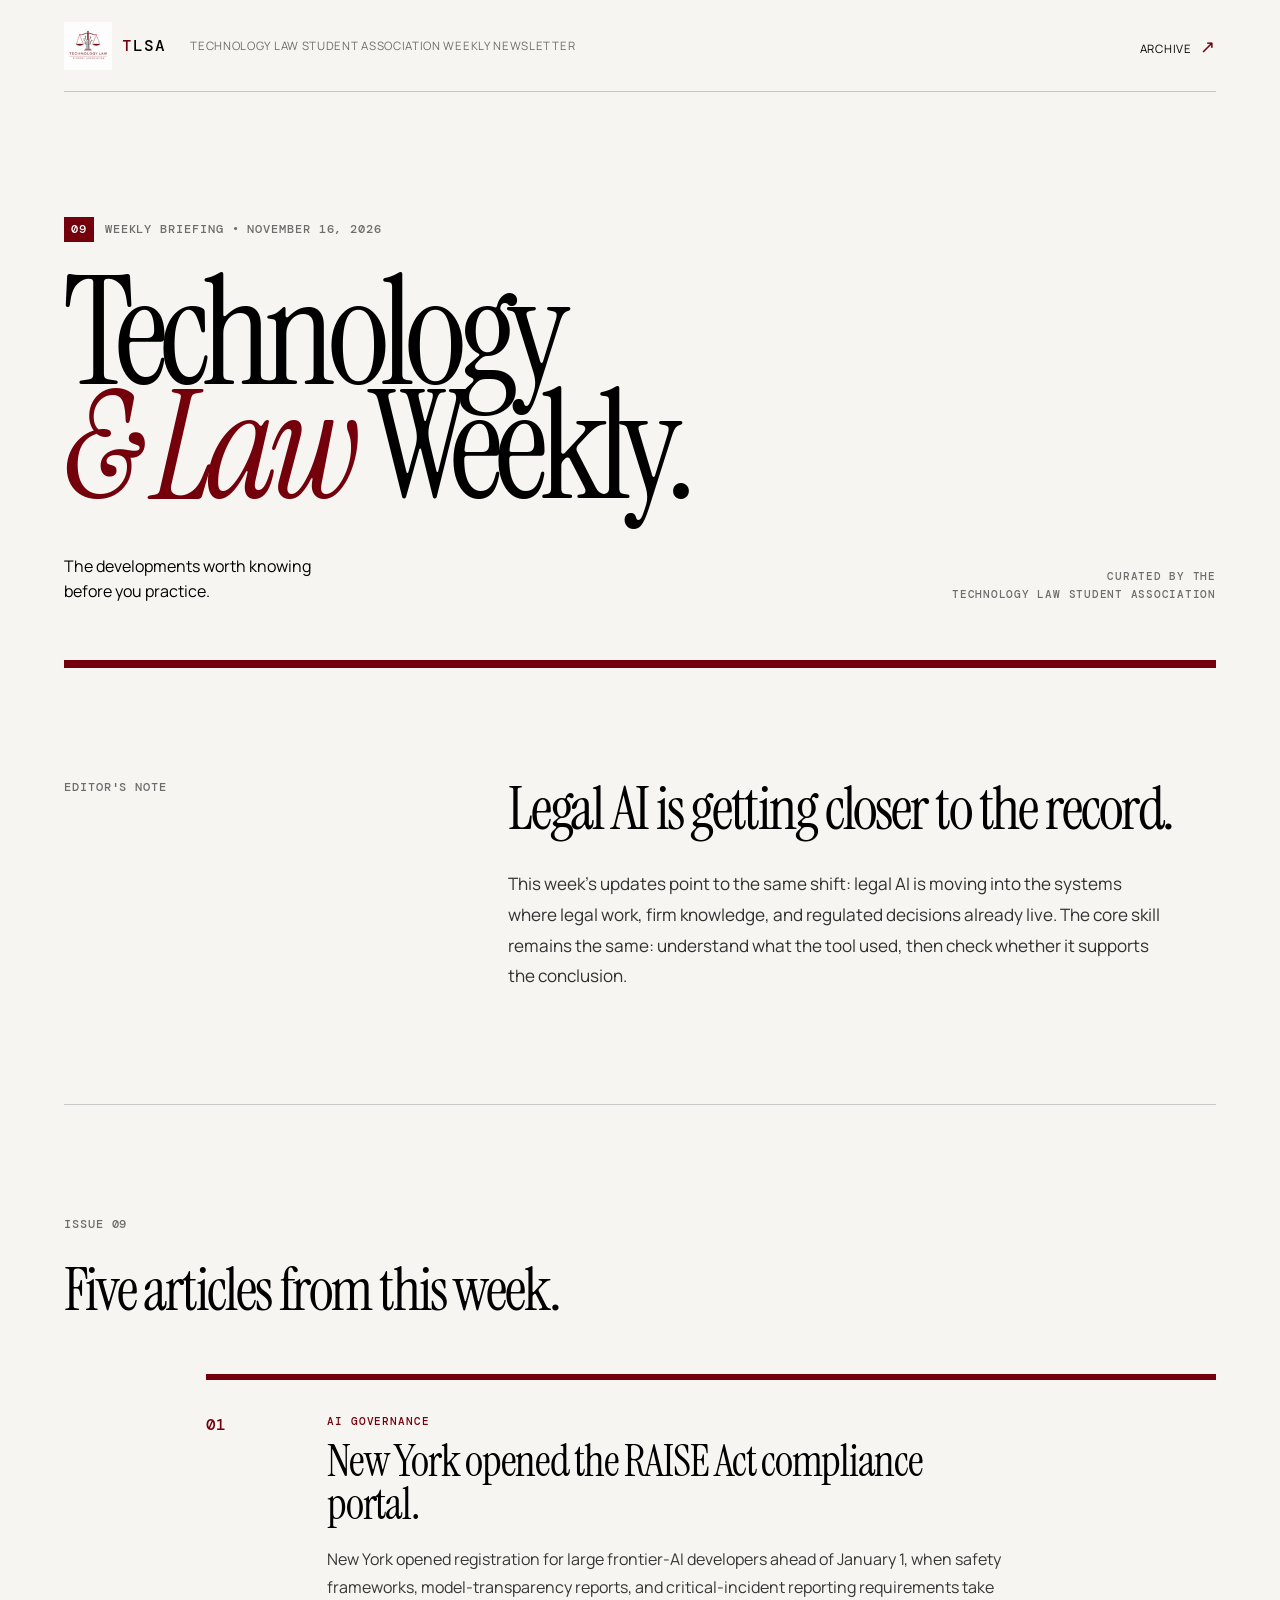
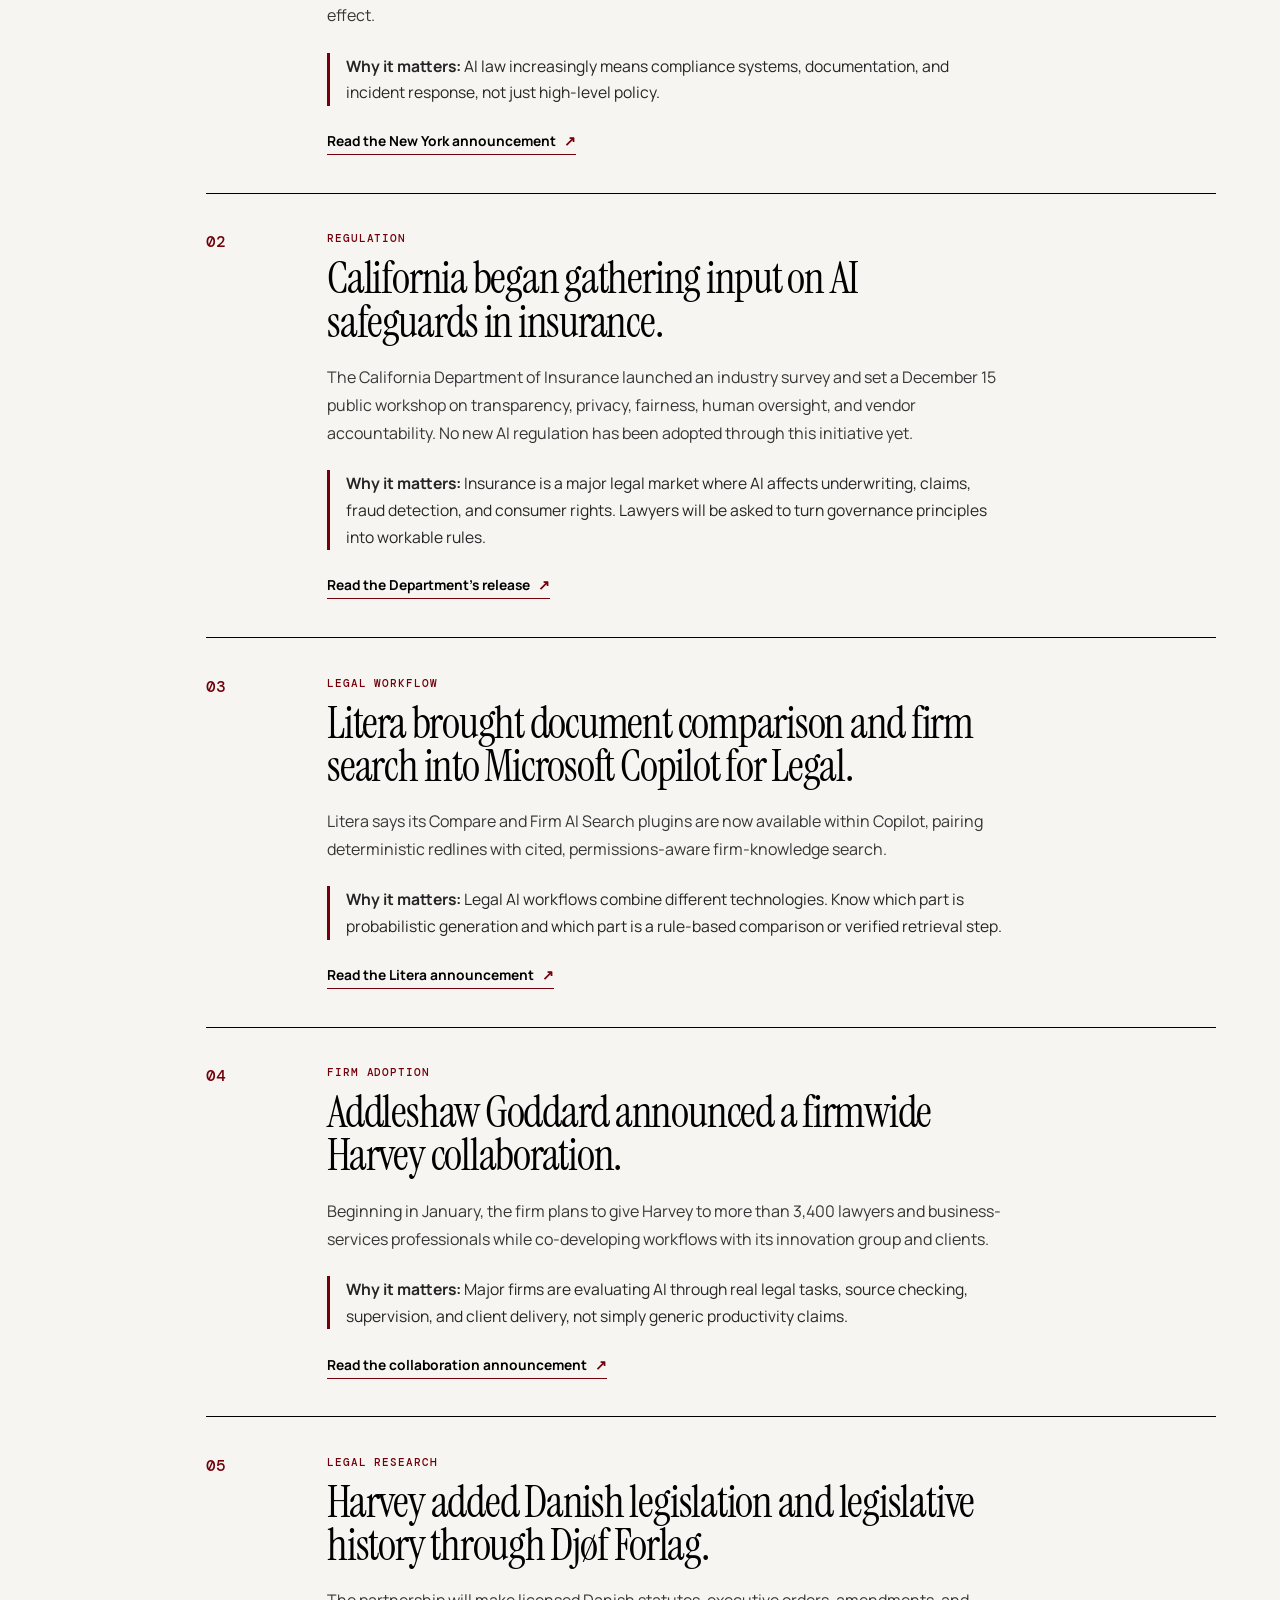
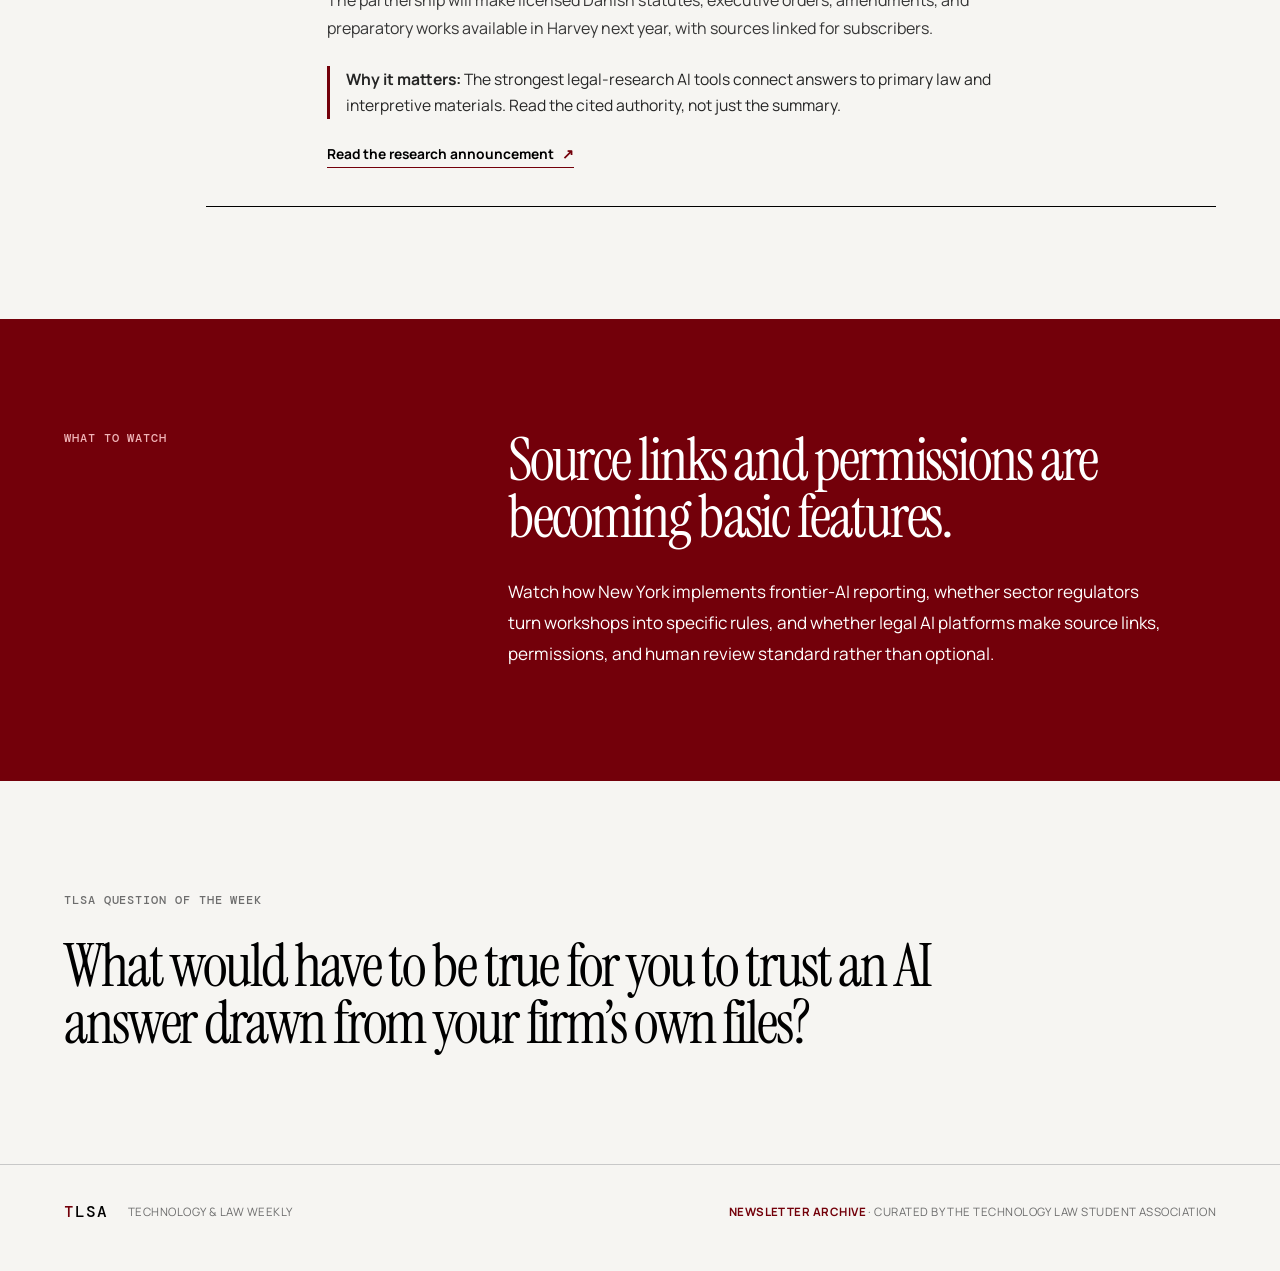
<file: index.html>
<!doctype html>
<html lang="en">
<head>
  <meta charset="utf-8"><meta name="viewport" content="width=device-width, initial-scale=1">
  <meta name="description" content="TLSA Technology & Law Weekly, a curated briefing on legal technology, AI, policy, and practice.">
  <title>TLSA Technology & Law Weekly | Issue 09</title>
  <link rel="icon" type="image/svg+xml" href="data:image/svg+xml,%3Csvg xmlns='http://www.w3.org/2000/svg' viewBox='0 0 64 64'%3E%3Crect width='64' height='64' rx='12' fill='%2373000a'/%3E%3Cpath d='M18 17h28v7H35v24h-7V24H18z' fill='white'/%3E%3C/svg%3E">
  <link rel="preconnect" href="https://fonts.googleapis.com"><link rel="preconnect" href="https://fonts.gstatic.com" crossorigin>
  <link href="https://fonts.googleapis.com/css2?family=DM+Mono:wght@400;500&family=Instrument+Serif:ital@0;1&family=Manrope:wght@400;500;600;700&display=swap" rel="stylesheet"><link rel="stylesheet" href="styles.css">
</head>
<body><main>
  <nav aria-label="Primary navigation"><a class="brand" href="#top" aria-label="Technology Law Student Association home"><img src="assets/tlsa-logo.png" alt="Technology Law Student Association logo"><span class="wordmark"><span>T</span>LSA</span></a><p>Technology Law Student Association Weekly Newsletter</p><a class="nav-link" href="issues/index.html">Archive <span>↗</span></a></nav>
  <header class="hero" id="top"><div class="issue-line"><span class="issue-mark">09</span> WEEKLY BRIEFING <span>•</span> NOVEMBER 16, 2026</div><h1>Technology<br><em>&amp; Law</em> Weekly.</h1><div class="hero-foot"><p>The developments worth knowing before you practice.</p><p class="curated">CURATED BY THE<br>TECHNOLOGY LAW STUDENT ASSOCIATION</p></div></header>
  <section class="editorial-note"><div class="section-label">EDITOR'S NOTE</div><div><h2>Legal AI is getting closer to the record.</h2><p>This week’s updates point to the same shift: legal AI is moving into the systems where legal work, firm knowledge, and regulated decisions already live. The core skill remains the same: understand what the tool used, then check whether it supports the conclusion.</p></div></section>
  <section class="the-five" id="the-five"><div class="five-heading"><div class="section-label">ISSUE 09</div><h2>Five articles from this week.</h2></div><article class="story story-featured"><div class="story-number">01</div><div class="story-body"><p class="eyebrow">AI GOVERNANCE</p><h3>New York opened the RAISE Act compliance portal.</h3><p>New York opened registration for large frontier-AI developers ahead of January 1, when safety frameworks, model-transparency reports, and critical-incident reporting requirements take effect.</p><p class="why"><strong>Why it matters:</strong> AI law increasingly means compliance systems, documentation, and incident response, not just high-level policy.</p><a href="https://www.suny.edu/suny-news/press-releases/11-26/11-10-26-2/ai-science-safety.html" target="_blank" rel="noopener noreferrer">Read the New York announcement <span>↗</span></a></div></article>
<article class="story"><div class="story-number">02</div><div class="story-body"><p class="eyebrow">REGULATION</p><h3>California began gathering input on AI safeguards in insurance.</h3><p>The California Department of Insurance launched an industry survey and set a December 15 public workshop on transparency, privacy, fairness, human oversight, and vendor accountability. No new AI regulation has been adopted through this initiative yet.</p><p class="why"><strong>Why it matters:</strong> Insurance is a major legal market where AI affects underwriting, claims, fraud detection, and consumer rights. Lawyers will be asked to turn governance principles into workable rules.</p><a href="https://www.insurance.ca.gov/0400-news/0100-press-releases/2026/release042-2026.cfm" target="_blank" rel="noopener noreferrer">Read the Department’s release <span>↗</span></a></div></article>
<article class="story"><div class="story-number">03</div><div class="story-body"><p class="eyebrow">LEGAL WORKFLOW</p><h3>Litera brought document comparison and firm search into Microsoft Copilot for Legal.</h3><p>Litera says its Compare and Firm AI Search plugins are now available within Copilot, pairing deterministic redlines with cited, permissions-aware firm-knowledge search.</p><p class="why"><strong>Why it matters:</strong> Legal AI workflows combine different technologies. Know which part is probabilistic generation and which part is a rule-based comparison or verified retrieval step.</p><a href="https://www.litera.com/newslinks/litera-microsoft-copilot-legal" target="_blank" rel="noopener noreferrer">Read the Litera announcement <span>↗</span></a></div></article>
<article class="story"><div class="story-number">04</div><div class="story-body"><p class="eyebrow">FIRM ADOPTION</p><h3>Addleshaw Goddard announced a firmwide Harvey collaboration.</h3><p>Beginning in January, the firm plans to give Harvey to more than 3,400 lawyers and business-services professionals while co-developing workflows with its innovation group and clients.</p><p class="why"><strong>Why it matters:</strong> Major firms are evaluating AI through real legal tasks, source checking, supervision, and client delivery, not simply generic productivity claims.</p><a href="https://www.harvey.ai/blog/addleshaw-goddard-and-harvey-launch-firmwide-collaboration-to-shape-ai-enabled-legal-delivery" target="_blank" rel="noopener noreferrer">Read the collaboration announcement <span>↗</span></a></div></article>
<article class="story"><div class="story-number">05</div><div class="story-body"><p class="eyebrow">LEGAL RESEARCH</p><h3>Harvey added Danish legislation and legislative history through Djøf Forlag.</h3><p>The partnership will make licensed Danish statutes, executive orders, amendments, and preparatory works available in Harvey next year, with sources linked for subscribers.</p><p class="why"><strong>Why it matters:</strong> The strongest legal-research AI tools connect answers to primary law and interpretive materials. Read the cited authority, not just the summary.</p><a href="https://www.harvey.ai/blog/harvey-adds-danish-legislation-and-its-preparatory-works-through-partnership-with-djof-forlag" target="_blank" rel="noopener noreferrer">Read the research announcement <span>↗</span></a></div></article></section>
  <section class="watch"><div class="section-label">WHAT TO WATCH</div><div><h2>Source links and permissions are becoming basic features.</h2><p>Watch how New York implements frontier-AI reporting, whether sector regulators turn workshops into specific rules, and whether legal AI platforms make source links, permissions, and human review standard rather than optional.</p></div></section>
  <section class="question"><div class="section-label">TLSA QUESTION OF THE WEEK</div><h2>What would have to be true for you to trust an AI answer drawn from your firm’s own files?</h2></section>
</main><footer><a class="wordmark" href="#top"><span>T</span>LSA</a><p>Technology &amp; Law Weekly</p><p><a href="issues/index.html">Newsletter Archive</a> · Curated by the Technology Law Student Association</p></footer></body></html>
</file>
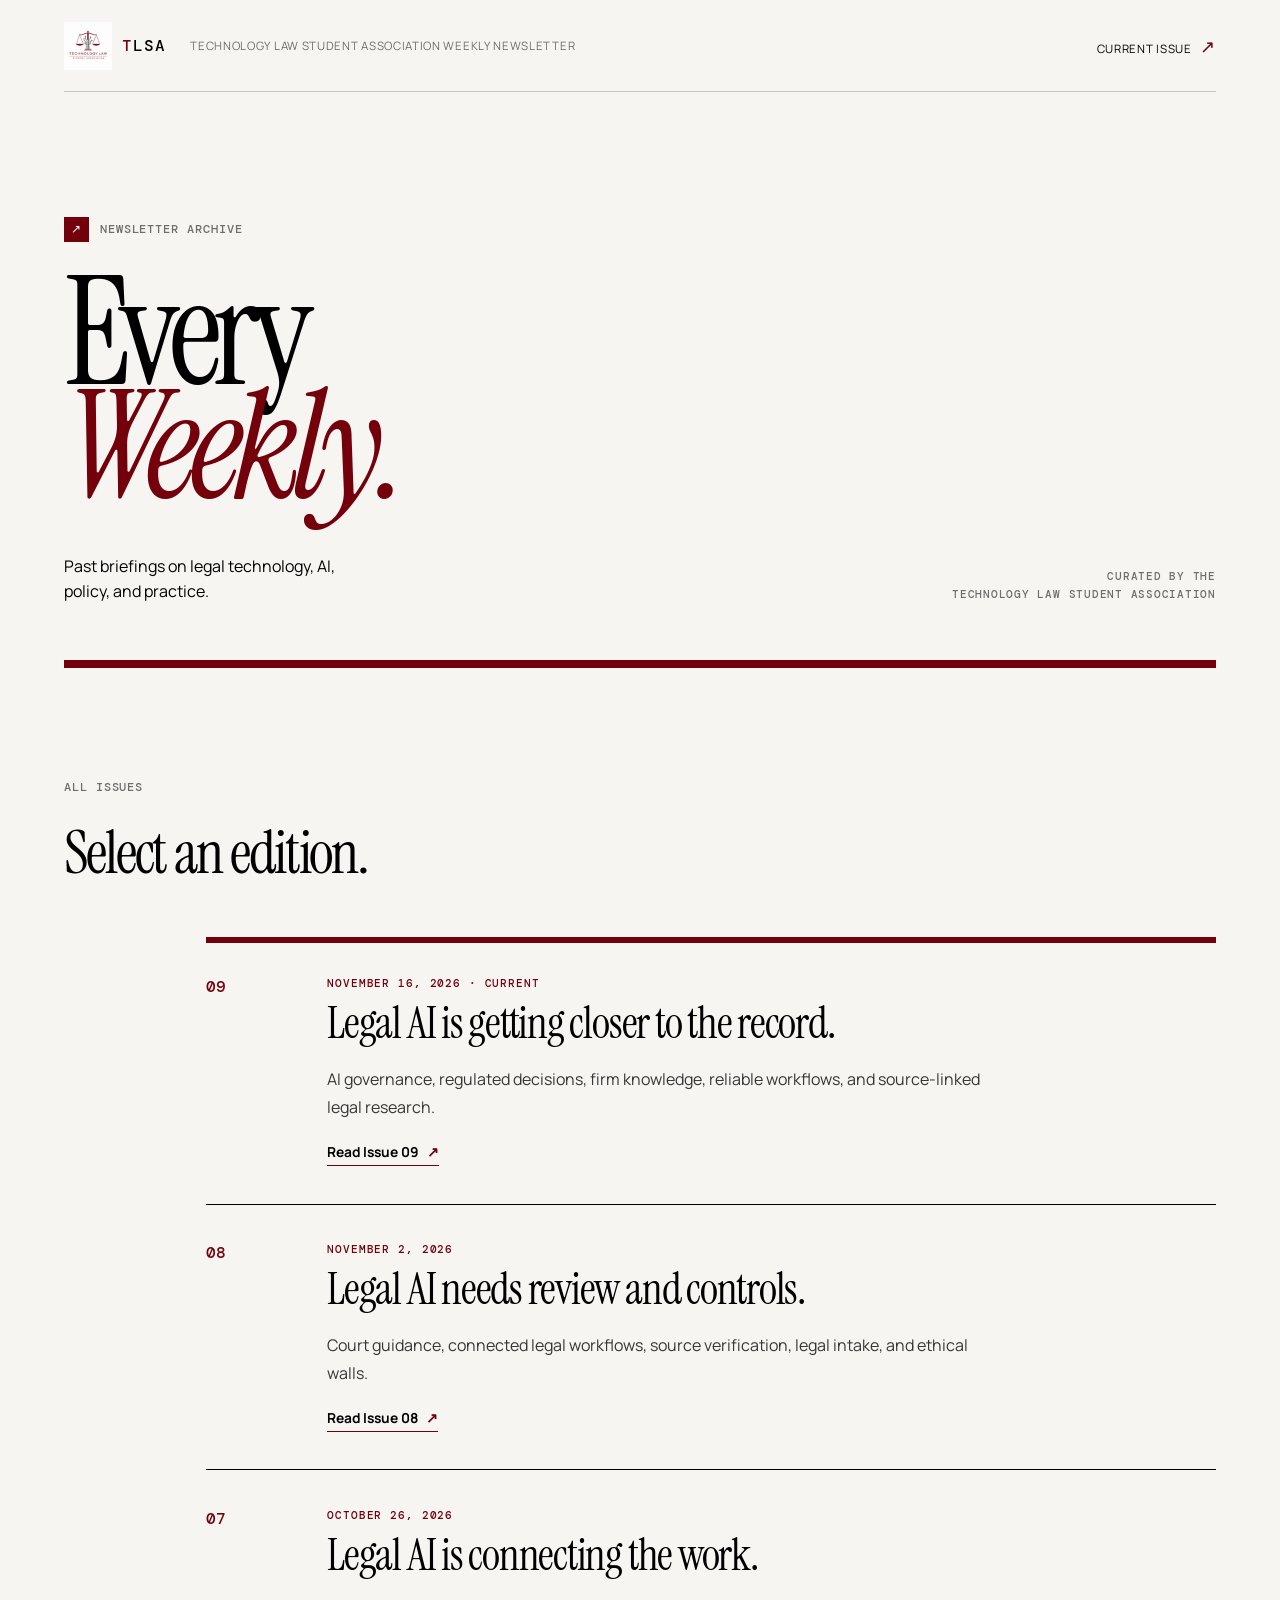
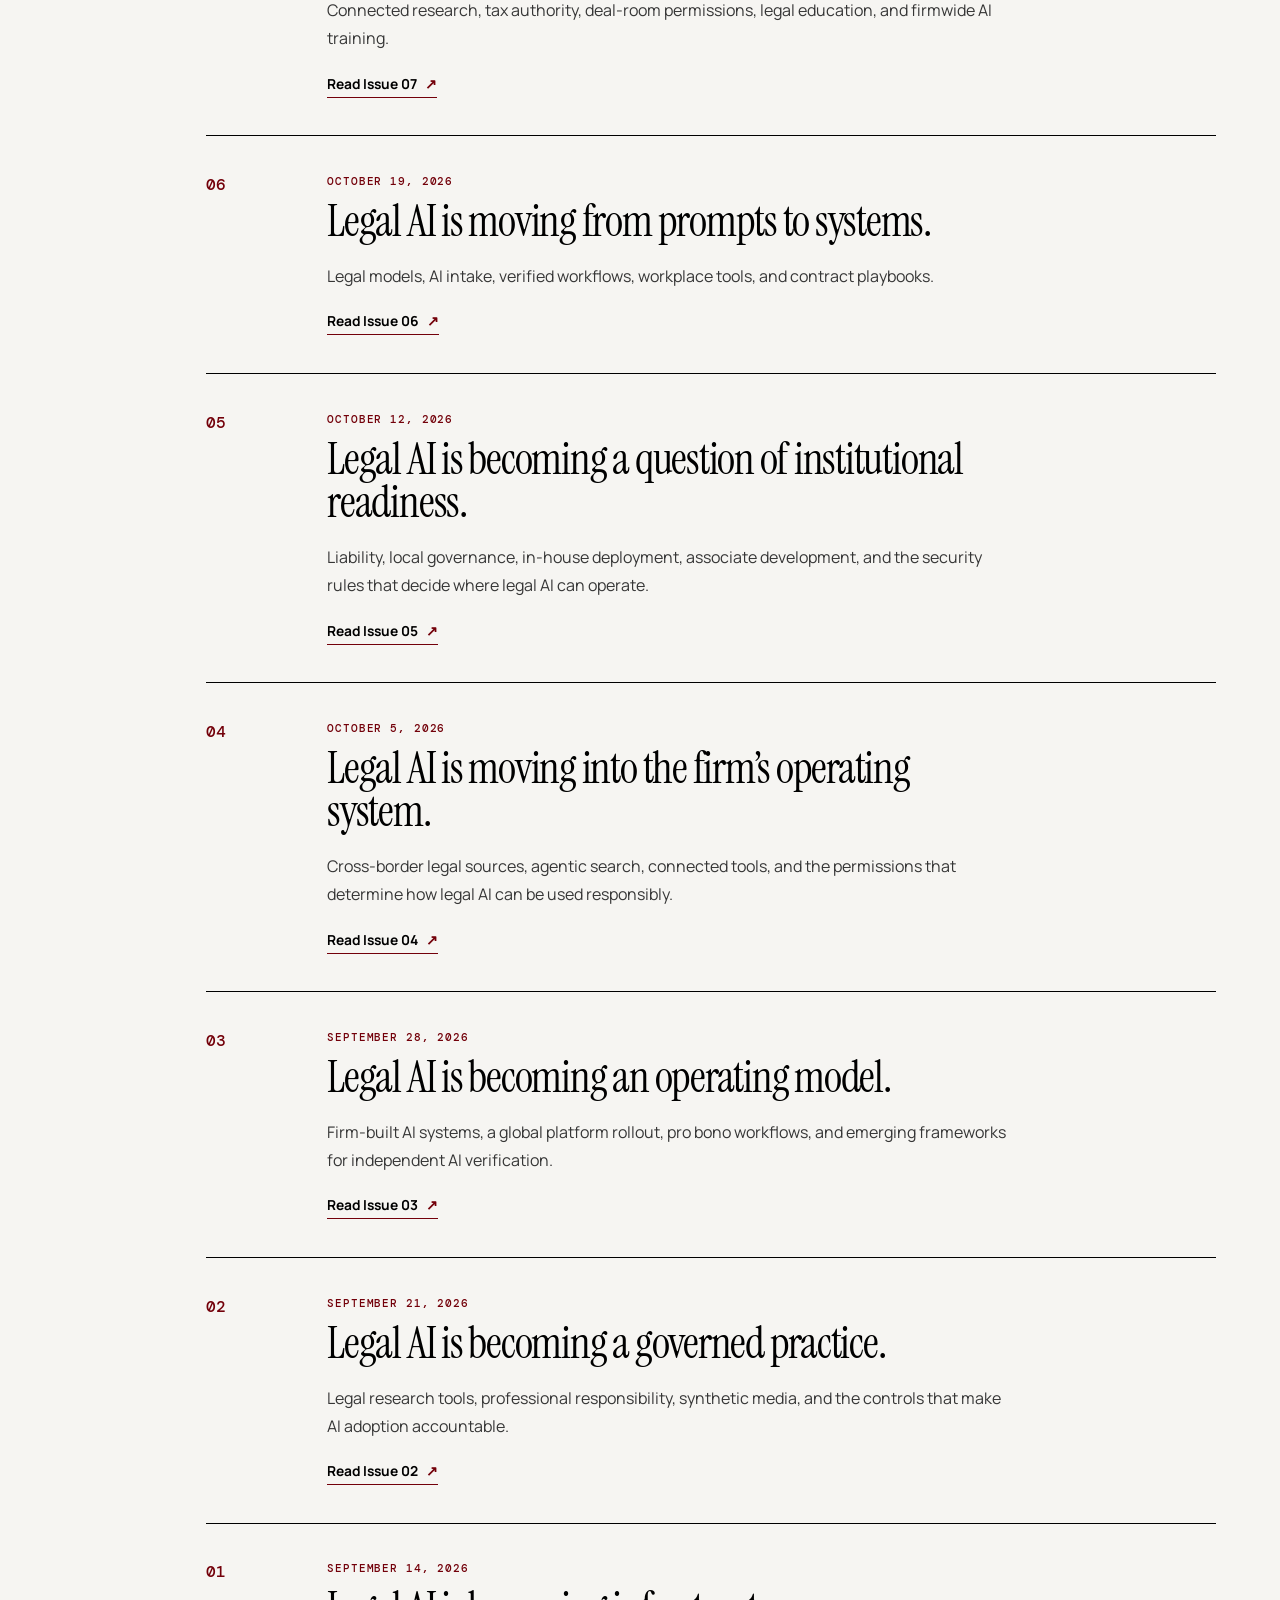
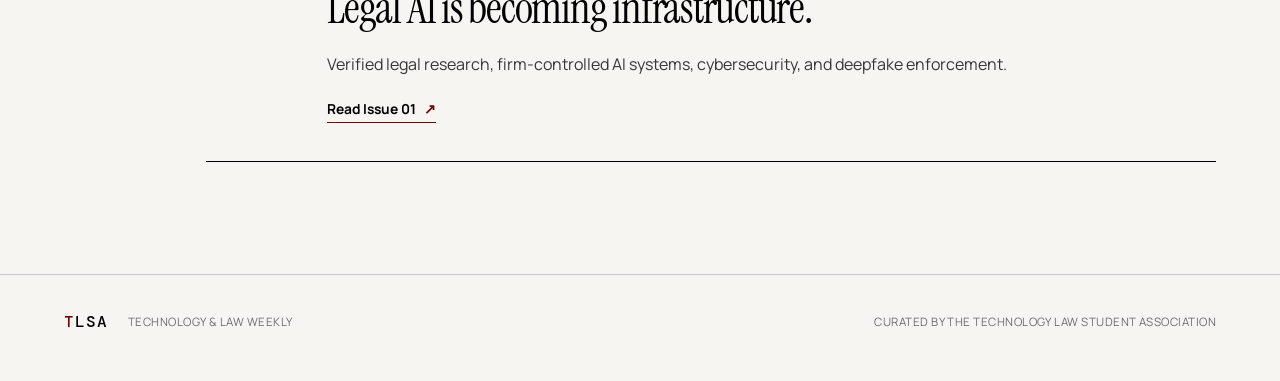
<file: issues/index.html>
<!doctype html>
<html lang="en">
<head>
  <meta charset="utf-8"><meta name="viewport" content="width=device-width, initial-scale=1">
  <meta name="description" content="Archive of TLSA Technology & Law Weekly newsletters.">
  <title>TLSA Technology & Law Weekly | Archive</title>
  <link rel="icon" type="image/svg+xml" href="data:image/svg+xml,%3Csvg xmlns='http://www.w3.org/2000/svg' viewBox='0 0 64 64'%3E%3Crect width='64' height='64' rx='12' fill='%2373000a'/%3E%3Cpath d='M18 17h28v7H35v24h-7V24H18z' fill='white'/%3E%3C/svg%3E">
  <link rel="preconnect" href="https://fonts.googleapis.com"><link rel="preconnect" href="https://fonts.gstatic.com" crossorigin>
  <link href="https://fonts.googleapis.com/css2?family=DM+Mono:wght@400;500&family=Instrument+Serif:ital@0;1&family=Manrope:wght@400;500;600;700&display=swap" rel="stylesheet"><link rel="stylesheet" href="../styles.css">
</head>
<body><main>
  <nav aria-label="Primary navigation"><a class="brand" href="../index.html" aria-label="Technology Law Student Association home"><img src="../assets/tlsa-logo.png" alt="Technology Law Student Association logo"><span class="wordmark"><span>T</span>LSA</span></a><p>Technology Law Student Association Weekly Newsletter</p><a class="nav-link" href="../index.html">Current Issue <span>↗</span></a></nav>
  <header class="hero" id="top"><div class="issue-line"><span class="issue-mark">↗</span> NEWSLETTER ARCHIVE</div><h1>Every<br><em>Weekly.</em></h1><div class="hero-foot"><p>Past briefings on legal technology, AI, policy, and practice.</p><p class="curated">CURATED BY THE<br>TECHNOLOGY LAW STUDENT ASSOCIATION</p></div></header>
  <section class="the-five" aria-label="Newsletter archive"><div class="five-heading"><div class="section-label">ALL ISSUES</div><h2>Select an edition.</h2></div><article class="story story-featured"><div class="story-number">09</div><div class="story-body"><p class="eyebrow">NOVEMBER 16, 2026 · CURRENT</p><h3>Legal AI is getting closer to the record.</h3><p>AI governance, regulated decisions, firm knowledge, reliable workflows, and source-linked legal research.</p><a href="issue-09.html">Read Issue 09 <span>↗</span></a></div></article>
    <article class="story"><div class="story-number">08</div><div class="story-body"><p class="eyebrow">NOVEMBER 2, 2026</p><h3>Legal AI needs review and controls.</h3><p>Court guidance, connected legal workflows, source verification, legal intake, and ethical walls.</p><a href="issue-08.html">Read Issue 08 <span>↗</span></a></div></article>
    <article class="story"><div class="story-number">07</div><div class="story-body"><p class="eyebrow">OCTOBER 26, 2026</p><h3>Legal AI is connecting the work.</h3><p>Connected research, tax authority, deal-room permissions, legal education, and firmwide AI training.</p><a href="issue-07.html">Read Issue 07 <span>↗</span></a></div></article>
    <article class="story"><div class="story-number">06</div><div class="story-body"><p class="eyebrow">OCTOBER 19, 2026</p><h3>Legal AI is moving from prompts to systems.</h3><p>Legal models, AI intake, verified workflows, workplace tools, and contract playbooks.</p><a href="issue-06.html">Read Issue 06 <span>↗</span></a></div></article>
    <article class="story"><div class="story-number">05</div><div class="story-body"><p class="eyebrow">OCTOBER 12, 2026</p><h3>Legal AI is becoming a question of institutional readiness.</h3><p>Liability, local governance, in-house deployment, associate development, and the security rules that decide where legal AI can operate.</p><a href="issue-05.html">Read Issue 05 <span>↗</span></a></div></article>
    <article class="story"><div class="story-number">04</div><div class="story-body"><p class="eyebrow">OCTOBER 5, 2026</p><h3>Legal AI is moving into the firm’s operating system.</h3><p>Cross-border legal sources, agentic search, connected tools, and the permissions that determine how legal AI can be used responsibly.</p><a href="issue-04.html">Read Issue 04 <span>↗</span></a></div></article>
    <article class="story"><div class="story-number">03</div><div class="story-body"><p class="eyebrow">SEPTEMBER 28, 2026</p><h3>Legal AI is becoming an operating model.</h3><p>Firm-built AI systems, a global platform rollout, pro bono workflows, and emerging frameworks for independent AI verification.</p><a href="issue-03.html">Read Issue 03 <span>↗</span></a></div></article>
    <article class="story"><div class="story-number">02</div><div class="story-body"><p class="eyebrow">SEPTEMBER 21, 2026</p><h3>Legal AI is becoming a governed practice.</h3><p>Legal research tools, professional responsibility, synthetic media, and the controls that make AI adoption accountable.</p><a href="issue-02.html">Read Issue 02 <span>↗</span></a></div></article>
    <article class="story"><div class="story-number">01</div><div class="story-body"><p class="eyebrow">SEPTEMBER 14, 2026</p><h3>Legal AI is becoming infrastructure.</h3><p>Verified legal research, firm-controlled AI systems, cybersecurity, and deepfake enforcement.</p><a href="issue-01.html">Read Issue 01 <span>↗</span></a></div></article>
  </section>
</main><footer><a class="wordmark" href="../index.html"><span>T</span>LSA</a><p>Technology &amp; Law Weekly</p><p>Curated by the Technology Law Student Association</p></footer></body></html>
</file>
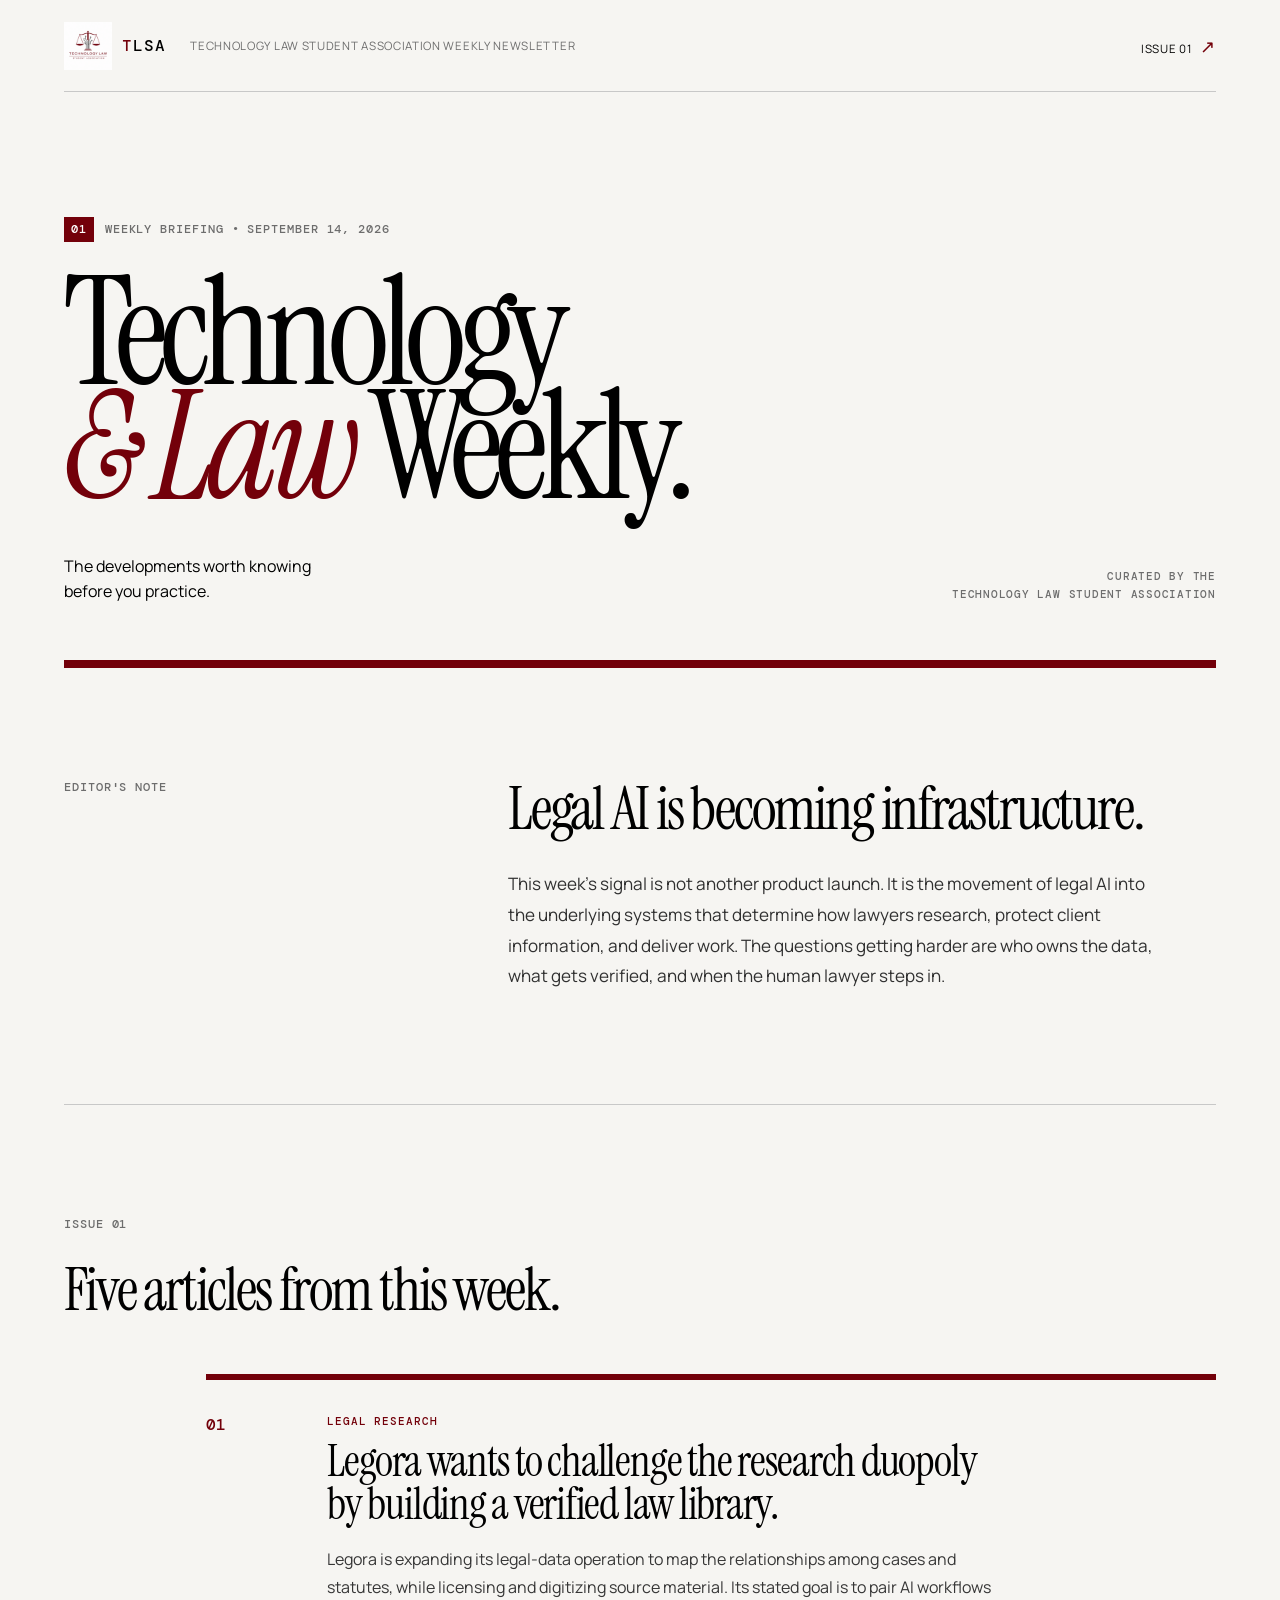
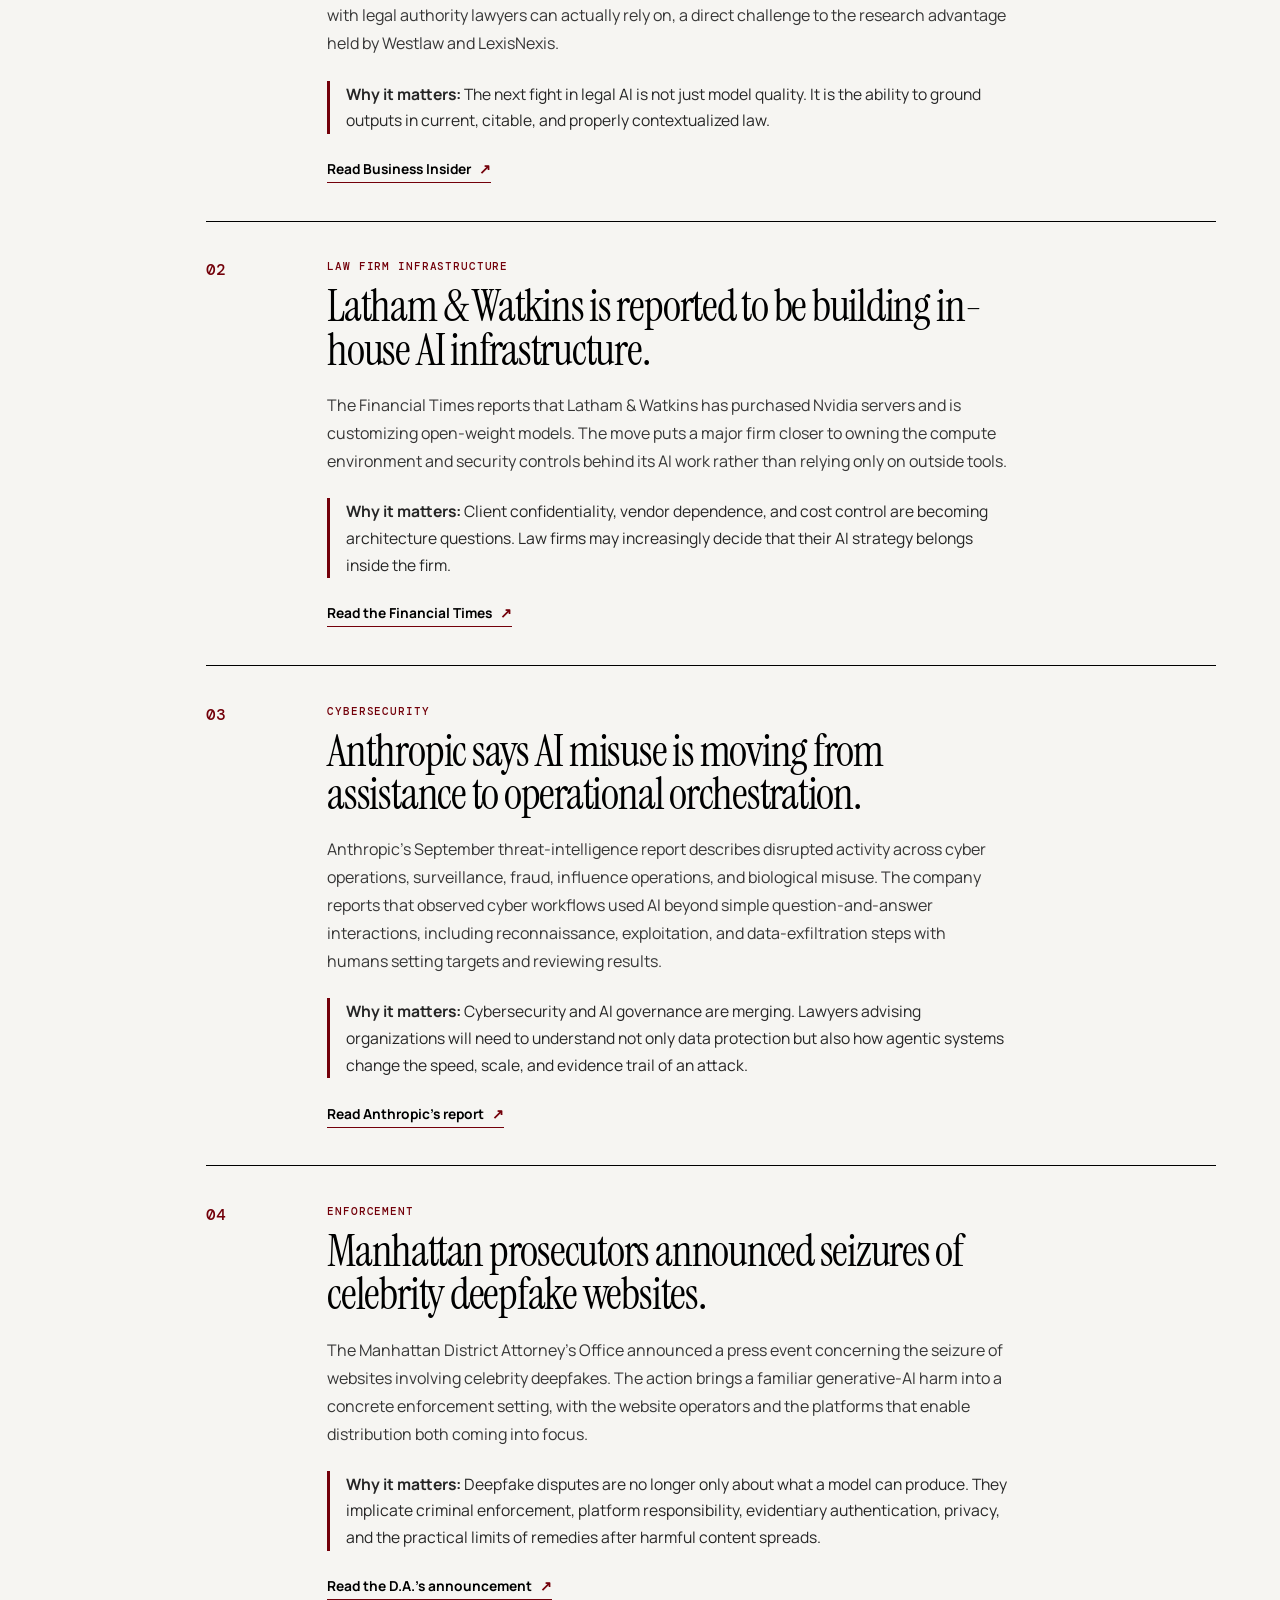
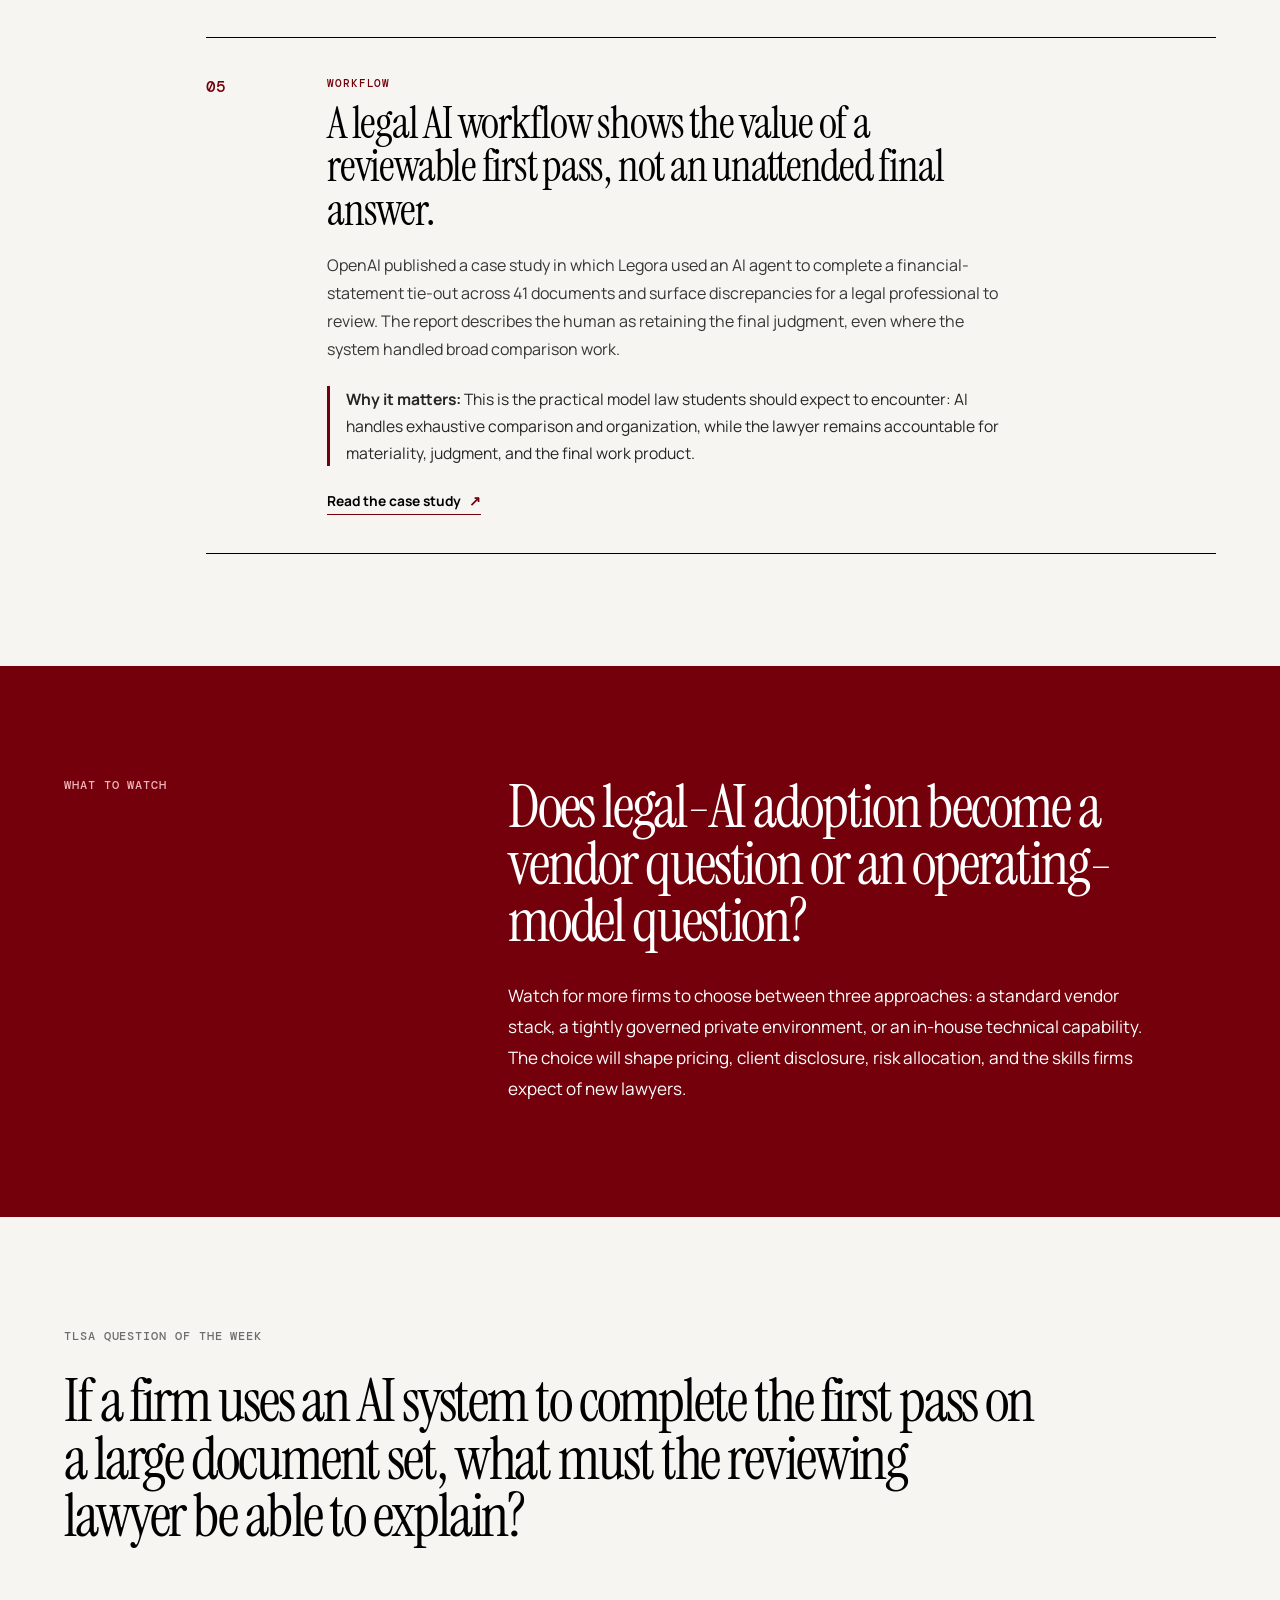
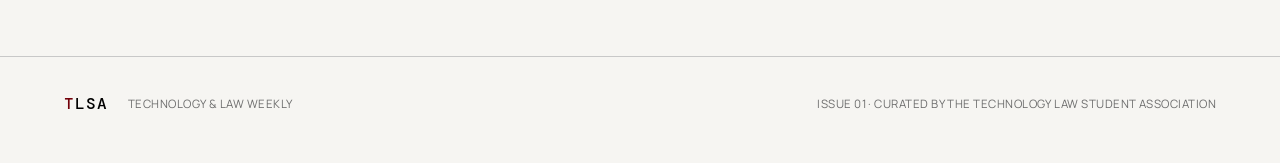
<file: issues/issue-01.html>
<!doctype html>
<html lang="en">
<head>
  <meta charset="utf-8"><meta name="viewport" content="width=device-width, initial-scale=1">
  <meta name="description" content="TLSA Technology & Law Weekly, a curated briefing on legal technology, AI, policy, and practice.">
  <title>TLSA Technology & Law Weekly | Issue 01</title>
  <link rel="icon" type="image/svg+xml" href="data:image/svg+xml,%3Csvg xmlns='http://www.w3.org/2000/svg' viewBox='0 0 64 64'%3E%3Crect width='64' height='64' rx='12' fill='%2373000a'/%3E%3Cpath d='M18 17h28v7H35v24h-7V24H18z' fill='white'/%3E%3C/svg%3E">
  <link rel="preconnect" href="https://fonts.googleapis.com"><link rel="preconnect" href="https://fonts.gstatic.com" crossorigin>
  <link href="https://fonts.googleapis.com/css2?family=DM+Mono:wght@400;500&family=Instrument+Serif:ital@0;1&family=Manrope:wght@400;500;600;700&display=swap" rel="stylesheet"><link rel="stylesheet" href="../styles.css">
</head>
<body><main>
  <nav aria-label="Primary navigation"><a class="brand" href="../index.html" aria-label="Technology Law Student Association home"><img src="../assets/tlsa-logo.png" alt="Technology Law Student Association logo"><span class="wordmark"><span>T</span>LSA</span></a><p>Technology Law Student Association Weekly Newsletter</p><a class="nav-link" href="issue-01.html">Issue 01 <span>↗</span></a></nav>
  <header class="hero" id="top"><div class="issue-line"><span class="issue-mark">01</span> WEEKLY BRIEFING <span>•</span> SEPTEMBER 14, 2026</div><h1>Technology<br><em>&amp; Law</em> Weekly.</h1><div class="hero-foot"><p>The developments worth knowing before you practice.</p><p class="curated">CURATED BY THE<br>TECHNOLOGY LAW STUDENT ASSOCIATION</p></div></header>
  <section class="editorial-note"><div class="section-label">EDITOR'S NOTE</div><div><h2>Legal AI is becoming infrastructure.</h2><p>This week's signal is not another product launch. It is the movement of legal AI into the underlying systems that determine how lawyers research, protect client information, and deliver work. The questions getting harder are who owns the data, what gets verified, and when the human lawyer steps in.</p></div></section>
  <section class="the-five" id="the-five"><div class="five-heading"><div class="section-label">ISSUE 01</div><h2>Five articles from this week.</h2></div>
    <article class="story story-featured"><div class="story-number">01</div><div class="story-body"><p class="eyebrow">LEGAL RESEARCH</p><h3>Legora wants to challenge the research duopoly by building a verified law library.</h3><p>Legora is expanding its legal-data operation to map the relationships among cases and statutes, while licensing and digitizing source material. Its stated goal is to pair AI workflows with legal authority lawyers can actually rely on, a direct challenge to the research advantage held by Westlaw and LexisNexis.</p><p class="why"><strong>Why it matters:</strong> The next fight in legal AI is not just model quality. It is the ability to ground outputs in current, citable, and properly contextualized law.</p><a href="https://www.businessinsider.com/legora-legal-research-duopoly-lexisnexis-westlaw-2026-9" target="_blank" rel="noopener noreferrer">Read Business Insider <span>↗</span></a></div></article>
    <article class="story"><div class="story-number">02</div><div class="story-body"><p class="eyebrow">LAW FIRM INFRASTRUCTURE</p><h3>Latham &amp; Watkins is reported to be building in-house AI infrastructure.</h3><p>The Financial Times reports that Latham &amp; Watkins has purchased Nvidia servers and is customizing open-weight models. The move puts a major firm closer to owning the compute environment and security controls behind its AI work rather than relying only on outside tools.</p><p class="why"><strong>Why it matters:</strong> Client confidentiality, vendor dependence, and cost control are becoming architecture questions. Law firms may increasingly decide that their AI strategy belongs inside the firm.</p><a href="https://www.ft.com/content/a2aaa848-92c3-4f7a-b758-5858bfb29e70" target="_blank" rel="noopener noreferrer">Read the Financial Times <span>↗</span></a></div></article>
    <article class="story"><div class="story-number">03</div><div class="story-body"><p class="eyebrow">CYBERSECURITY</p><h3>Anthropic says AI misuse is moving from assistance to operational orchestration.</h3><p>Anthropic's September threat-intelligence report describes disrupted activity across cyber operations, surveillance, fraud, influence operations, and biological misuse. The company reports that observed cyber workflows used AI beyond simple question-and-answer interactions, including reconnaissance, exploitation, and data-exfiltration steps with humans setting targets and reviewing results.</p><p class="why"><strong>Why it matters:</strong> Cybersecurity and AI governance are merging. Lawyers advising organizations will need to understand not only data protection but also how agentic systems change the speed, scale, and evidence trail of an attack.</p><a href="https://www.anthropic.com/threat-intelligence-report-september-2026" target="_blank" rel="noopener noreferrer">Read Anthropic's report <span>↗</span></a></div></article>
    <article class="story"><div class="story-number">04</div><div class="story-body"><p class="eyebrow">ENFORCEMENT</p><h3>Manhattan prosecutors announced seizures of celebrity deepfake websites.</h3><p>The Manhattan District Attorney's Office announced a press event concerning the seizure of websites involving celebrity deepfakes. The action brings a familiar generative-AI harm into a concrete enforcement setting, with the website operators and the platforms that enable distribution both coming into focus.</p><p class="why"><strong>Why it matters:</strong> Deepfake disputes are no longer only about what a model can produce. They implicate criminal enforcement, platform responsibility, evidentiary authentication, privacy, and the practical limits of remedies after harmful content spreads.</p><a href="https://manhattanda.org/watch-at-1pm-d-a-bragg-to-announce-seizures-of-celebrity-deepfake-websites/" target="_blank" rel="noopener noreferrer">Read the D.A.'s announcement <span>↗</span></a></div></article>
    <article class="story"><div class="story-number">05</div><div class="story-body"><p class="eyebrow">WORKFLOW</p><h3>A legal AI workflow shows the value of a reviewable first pass, not an unattended final answer.</h3><p>OpenAI published a case study in which Legora used an AI agent to complete a financial-statement tie-out across 41 documents and surface discrepancies for a legal professional to review. The report describes the human as retaining the final judgment, even where the system handled broad comparison work.</p><p class="why"><strong>Why it matters:</strong> This is the practical model law students should expect to encounter: AI handles exhaustive comparison and organization, while the lawyer remains accountable for materiality, judgment, and the final work product.</p><a href="https://openai.com/index/legora-financial-statement-review-with-astra/" target="_blank" rel="noopener noreferrer">Read the case study <span>↗</span></a></div></article>
  </section>
  <section class="watch"><div class="section-label">WHAT TO WATCH</div><div><h2>Does legal-AI adoption become a vendor question or an operating-model question?</h2><p>Watch for more firms to choose between three approaches: a standard vendor stack, a tightly governed private environment, or an in-house technical capability. The choice will shape pricing, client disclosure, risk allocation, and the skills firms expect of new lawyers.</p></div></section>
  <section class="question"><div class="section-label">TLSA QUESTION OF THE WEEK</div><h2>If a firm uses an AI system to complete the first pass on a large document set, what must the reviewing lawyer be able to explain?</h2></section>
</main><footer><a class="wordmark" href="#top"><span>T</span>LSA</a><p>Technology &amp; Law Weekly</p><p>Issue 01 · Curated by the Technology Law Student Association</p></footer></body></html>
</file>
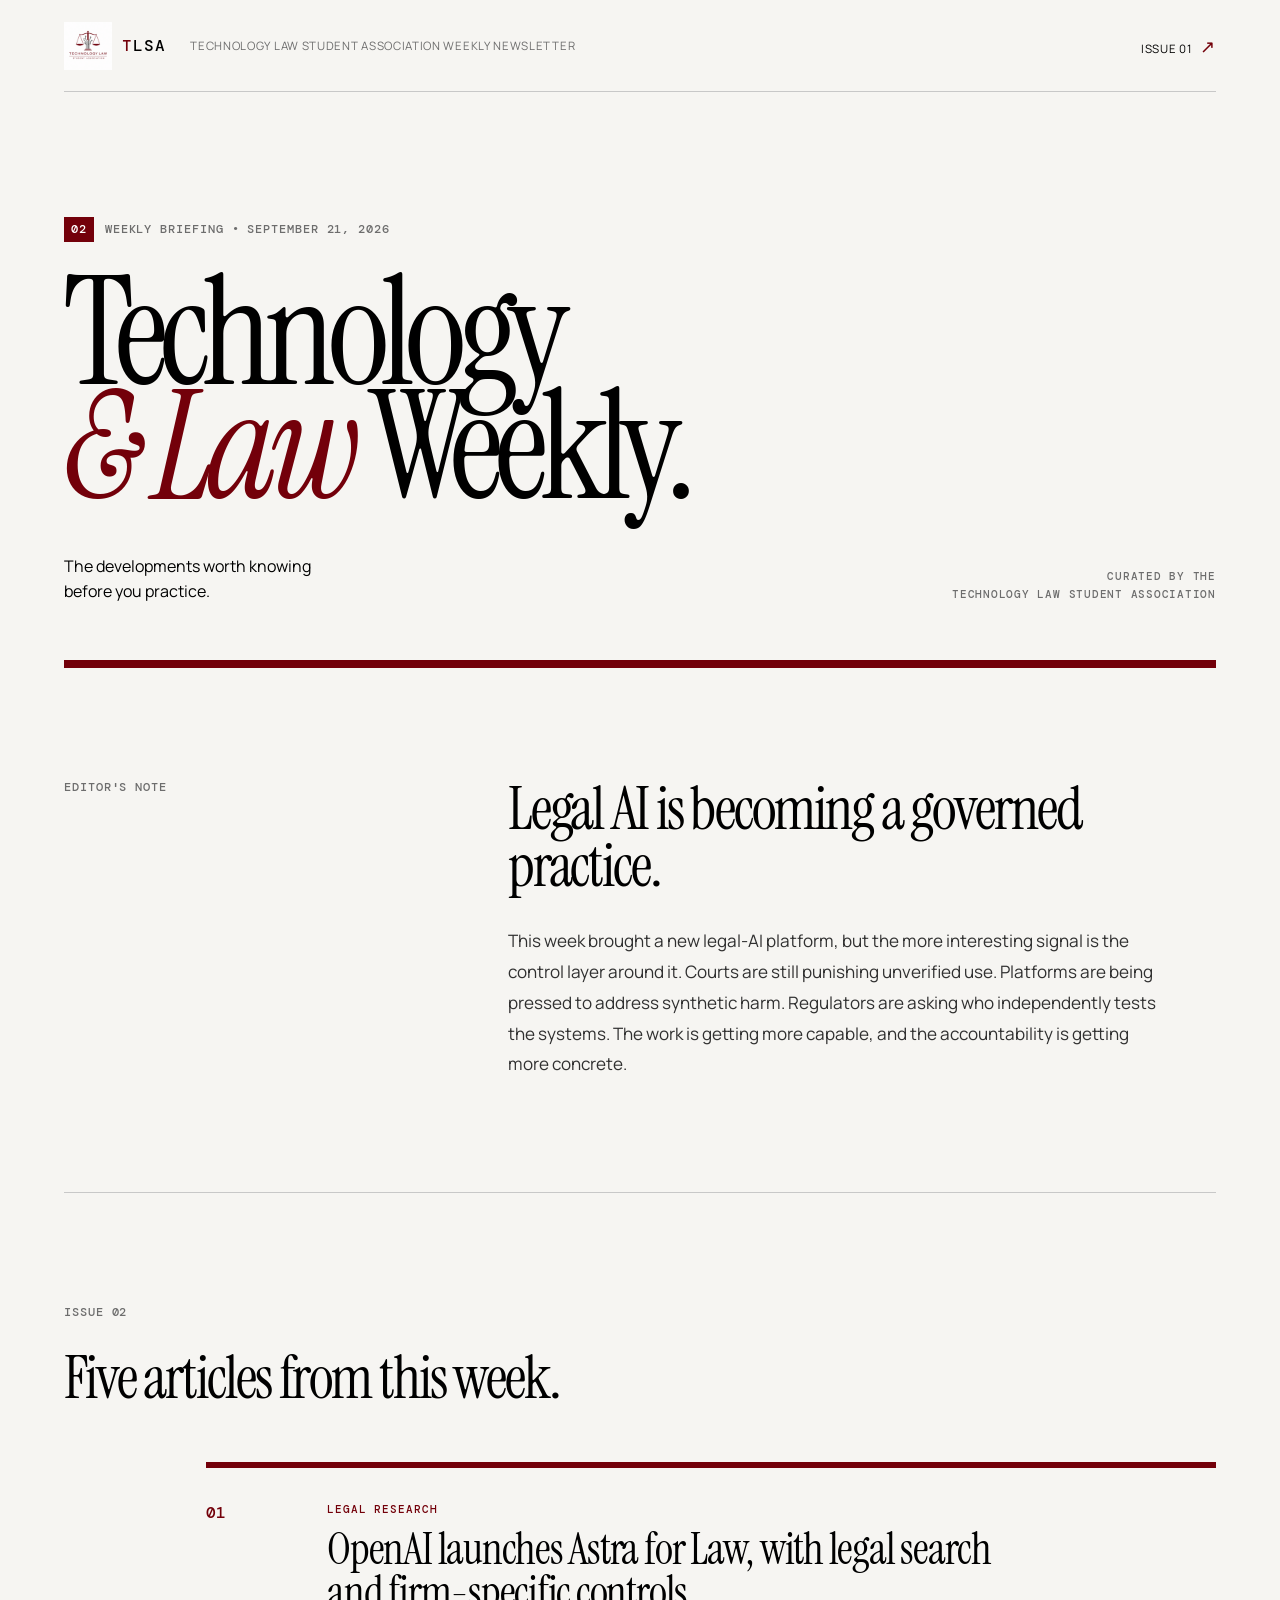
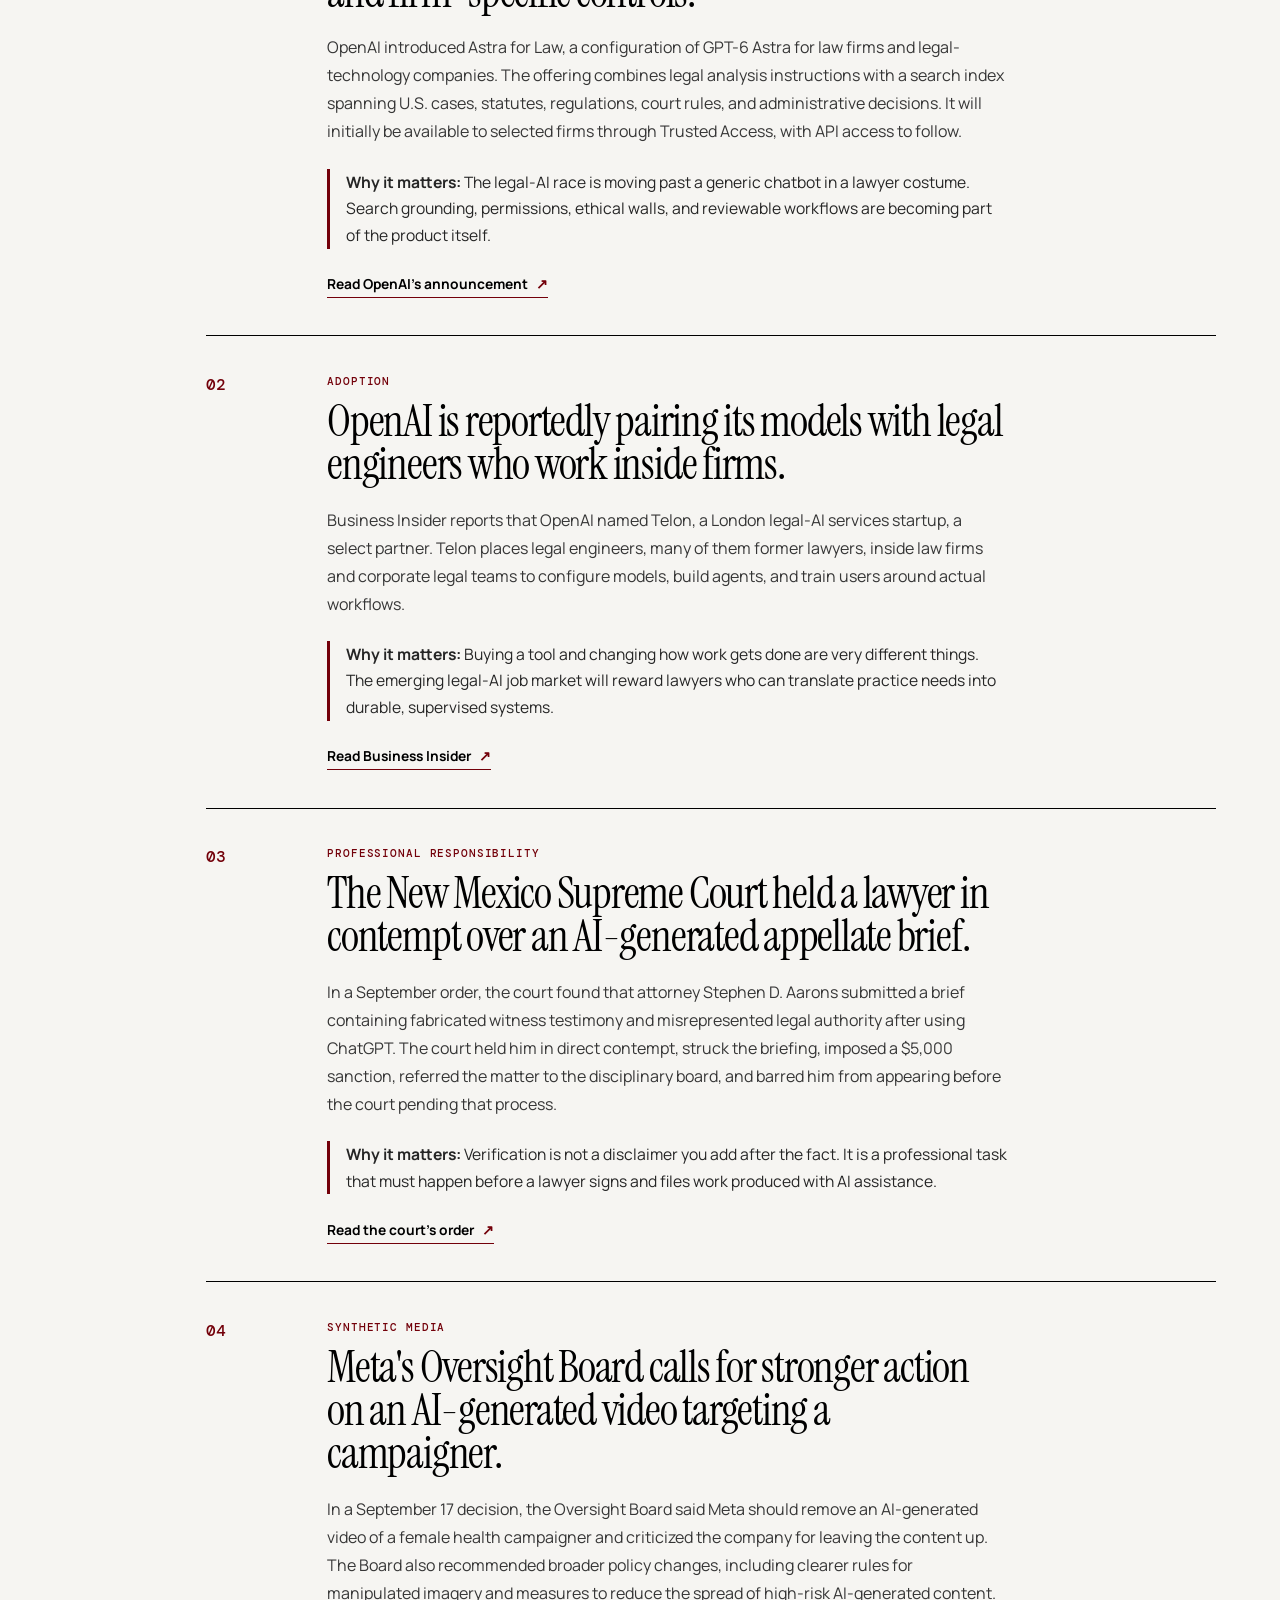
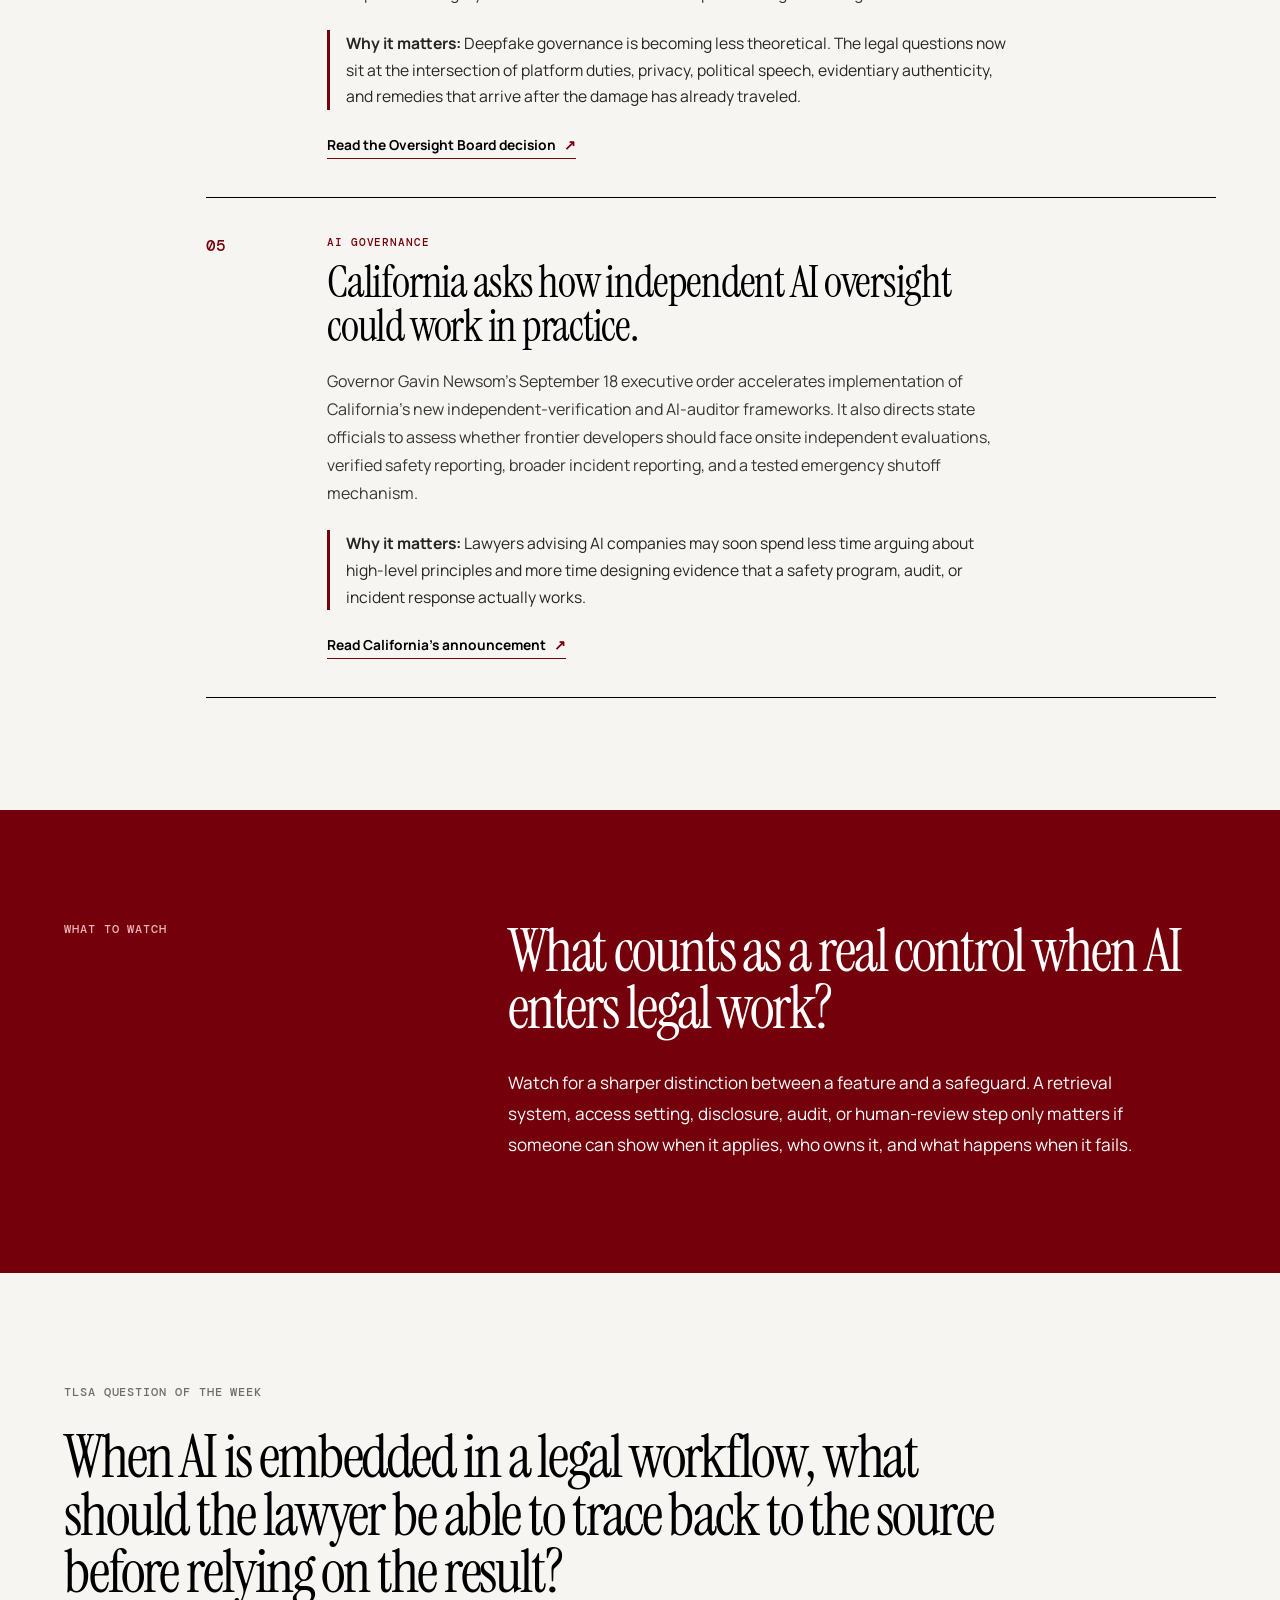
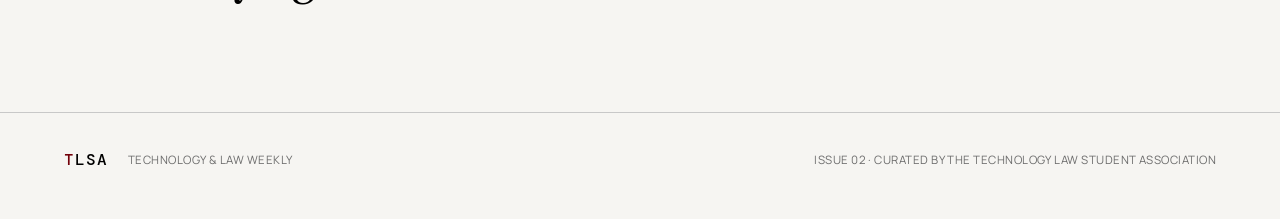
<file: issues/issue-02.html>
<!doctype html>
<html lang="en">
<head>
  <meta charset="utf-8"><meta name="viewport" content="width=device-width, initial-scale=1">
  <meta name="description" content="TLSA Technology & Law Weekly, a curated briefing on legal technology, AI, policy, and practice.">
  <title>TLSA Technology & Law Weekly | Issue 02</title>
  <link rel="icon" type="image/svg+xml" href="data:image/svg+xml,%3Csvg xmlns='http://www.w3.org/2000/svg' viewBox='0 0 64 64'%3E%3Crect width='64' height='64' rx='12' fill='%2373000a'/%3E%3Cpath d='M18 17h28v7H35v24h-7V24H18z' fill='white'/%3E%3C/svg%3E">
  <link rel="preconnect" href="https://fonts.googleapis.com"><link rel="preconnect" href="https://fonts.gstatic.com" crossorigin>
  <link href="https://fonts.googleapis.com/css2?family=DM+Mono:wght@400;500&family=Instrument+Serif:ital@0;1&family=Manrope:wght@400;500;600;700&display=swap" rel="stylesheet"><link rel="stylesheet" href="../styles.css">
</head>
<body><main>
  <nav aria-label="Primary navigation"><a class="brand" href="../index.html" aria-label="Technology Law Student Association home"><img src="../assets/tlsa-logo.png" alt="Technology Law Student Association logo"><span class="wordmark"><span>T</span>LSA</span></a><p>Technology Law Student Association Weekly Newsletter</p><a class="nav-link" href="issue-01.html">Issue 01 <span>↗</span></a></nav>
  <header class="hero" id="top"><div class="issue-line"><span class="issue-mark">02</span> WEEKLY BRIEFING <span>•</span> SEPTEMBER 21, 2026</div><h1>Technology<br><em>&amp; Law</em> Weekly.</h1><div class="hero-foot"><p>The developments worth knowing before you practice.</p><p class="curated">CURATED BY THE<br>TECHNOLOGY LAW STUDENT ASSOCIATION</p></div></header>
  <section class="editorial-note"><div class="section-label">EDITOR'S NOTE</div><div><h2>Legal AI is becoming a governed practice.</h2><p>This week brought a new legal-AI platform, but the more interesting signal is the control layer around it. Courts are still punishing unverified use. Platforms are being pressed to address synthetic harm. Regulators are asking who independently tests the systems. The work is getting more capable, and the accountability is getting more concrete.</p></div></section>
  <section class="the-five" id="the-five"><div class="five-heading"><div class="section-label">ISSUE 02</div><h2>Five articles from this week.</h2></div>
    <article class="story story-featured"><div class="story-number">01</div><div class="story-body"><p class="eyebrow">LEGAL RESEARCH</p><h3>OpenAI launches Astra for Law, with legal search and firm-specific controls.</h3><p>OpenAI introduced Astra for Law, a configuration of GPT-6 Astra for law firms and legal-technology companies. The offering combines legal analysis instructions with a search index spanning U.S. cases, statutes, regulations, court rules, and administrative decisions. It will initially be available to selected firms through Trusted Access, with API access to follow.</p><p class="why"><strong>Why it matters:</strong> The legal-AI race is moving past a generic chatbot in a lawyer costume. Search grounding, permissions, ethical walls, and reviewable workflows are becoming part of the product itself.</p><a href="https://openai.com/index/astra-for-law/" target="_blank" rel="noopener noreferrer">Read OpenAI's announcement <span>↗</span></a></div></article>
    <article class="story"><div class="story-number">02</div><div class="story-body"><p class="eyebrow">ADOPTION</p><h3>OpenAI is reportedly pairing its models with legal engineers who work inside firms.</h3><p>Business Insider reports that OpenAI named Telon, a London legal-AI services startup, a select partner. Telon places legal engineers, many of them former lawyers, inside law firms and corporate legal teams to configure models, build agents, and train users around actual workflows.</p><p class="why"><strong>Why it matters:</strong> Buying a tool and changing how work gets done are very different things. The emerging legal-AI job market will reward lawyers who can translate practice needs into durable, supervised systems.</p><a href="https://www.businessinsider.com/telon-openai-select-partner-legal-tech-lewis-bretts-2026-9" target="_blank" rel="noopener noreferrer">Read Business Insider <span>↗</span></a></div></article>
    <article class="story"><div class="story-number">03</div><div class="story-body"><p class="eyebrow">PROFESSIONAL RESPONSIBILITY</p><h3>The New Mexico Supreme Court held a lawyer in contempt over an AI-generated appellate brief.</h3><p>In a September order, the court found that attorney Stephen D. Aarons submitted a brief containing fabricated witness testimony and misrepresented legal authority after using ChatGPT. The court held him in direct contempt, struck the briefing, imposed a $5,000 sanction, referred the matter to the disciplinary board, and barred him from appearing before the court pending that process.</p><p class="why"><strong>Why it matters:</strong> Verification is not a disclaimer you add after the fact. It is a professional task that must happen before a lawyer signs and files work produced with AI assistance.</p><a href="https://cases.justia.com/new-mexico/supreme-court/2026-s-1-sc-40845.pdf?ts=1788971938" target="_blank" rel="noopener noreferrer">Read the court's order <span>↗</span></a></div></article>
    <article class="story"><div class="story-number">04</div><div class="story-body"><p class="eyebrow">SYNTHETIC MEDIA</p><h3>Meta's Oversight Board calls for stronger action on an AI-generated video targeting a campaigner.</h3><p>In a September 17 decision, the Oversight Board said Meta should remove an AI-generated video of a female health campaigner and criticized the company for leaving the content up. The Board also recommended broader policy changes, including clearer rules for manipulated imagery and measures to reduce the spread of high-risk AI-generated content.</p><p class="why"><strong>Why it matters:</strong> Deepfake governance is becoming less theoretical. The legal questions now sit at the intersection of platform duties, privacy, political speech, evidentiary authenticity, and remedies that arrive after the damage has already traveled.</p><a href="https://www.oversightboard.com/decision/fb-40oc4fcm/" target="_blank" rel="noopener noreferrer">Read the Oversight Board decision <span>↗</span></a></div></article>
    <article class="story"><div class="story-number">05</div><div class="story-body"><p class="eyebrow">AI GOVERNANCE</p><h3>California asks how independent AI oversight could work in practice.</h3><p>Governor Gavin Newsom's September 18 executive order accelerates implementation of California's new independent-verification and AI-auditor frameworks. It also directs state officials to assess whether frontier developers should face onsite independent evaluations, verified safety reporting, broader incident reporting, and a tested emergency shutoff mechanism.</p><p class="why"><strong>Why it matters:</strong> Lawyers advising AI companies may soon spend less time arguing about high-level principles and more time designing evidence that a safety program, audit, or incident response actually works.</p><a href="https://www.gov.ca.gov/2026/09/18/governor-newsom-issues-executive-order-to-accelerate-independent-oversight-and-advance-the-creation-of-an-ai-kill-switch/" target="_blank" rel="noopener noreferrer">Read California's announcement <span>↗</span></a></div></article>
  </section>
  <section class="watch"><div class="section-label">WHAT TO WATCH</div><div><h2>What counts as a real control when AI enters legal work?</h2><p>Watch for a sharper distinction between a feature and a safeguard. A retrieval system, access setting, disclosure, audit, or human-review step only matters if someone can show when it applies, who owns it, and what happens when it fails.</p></div></section>
  <section class="question"><div class="section-label">TLSA QUESTION OF THE WEEK</div><h2>When AI is embedded in a legal workflow, what should the lawyer be able to trace back to the source before relying on the result?</h2></section>
</main><footer><a class="wordmark" href="#top"><span>T</span>LSA</a><p>Technology &amp; Law Weekly</p><p>Issue 02 · Curated by the Technology Law Student Association</p></footer></body></html>
</file>
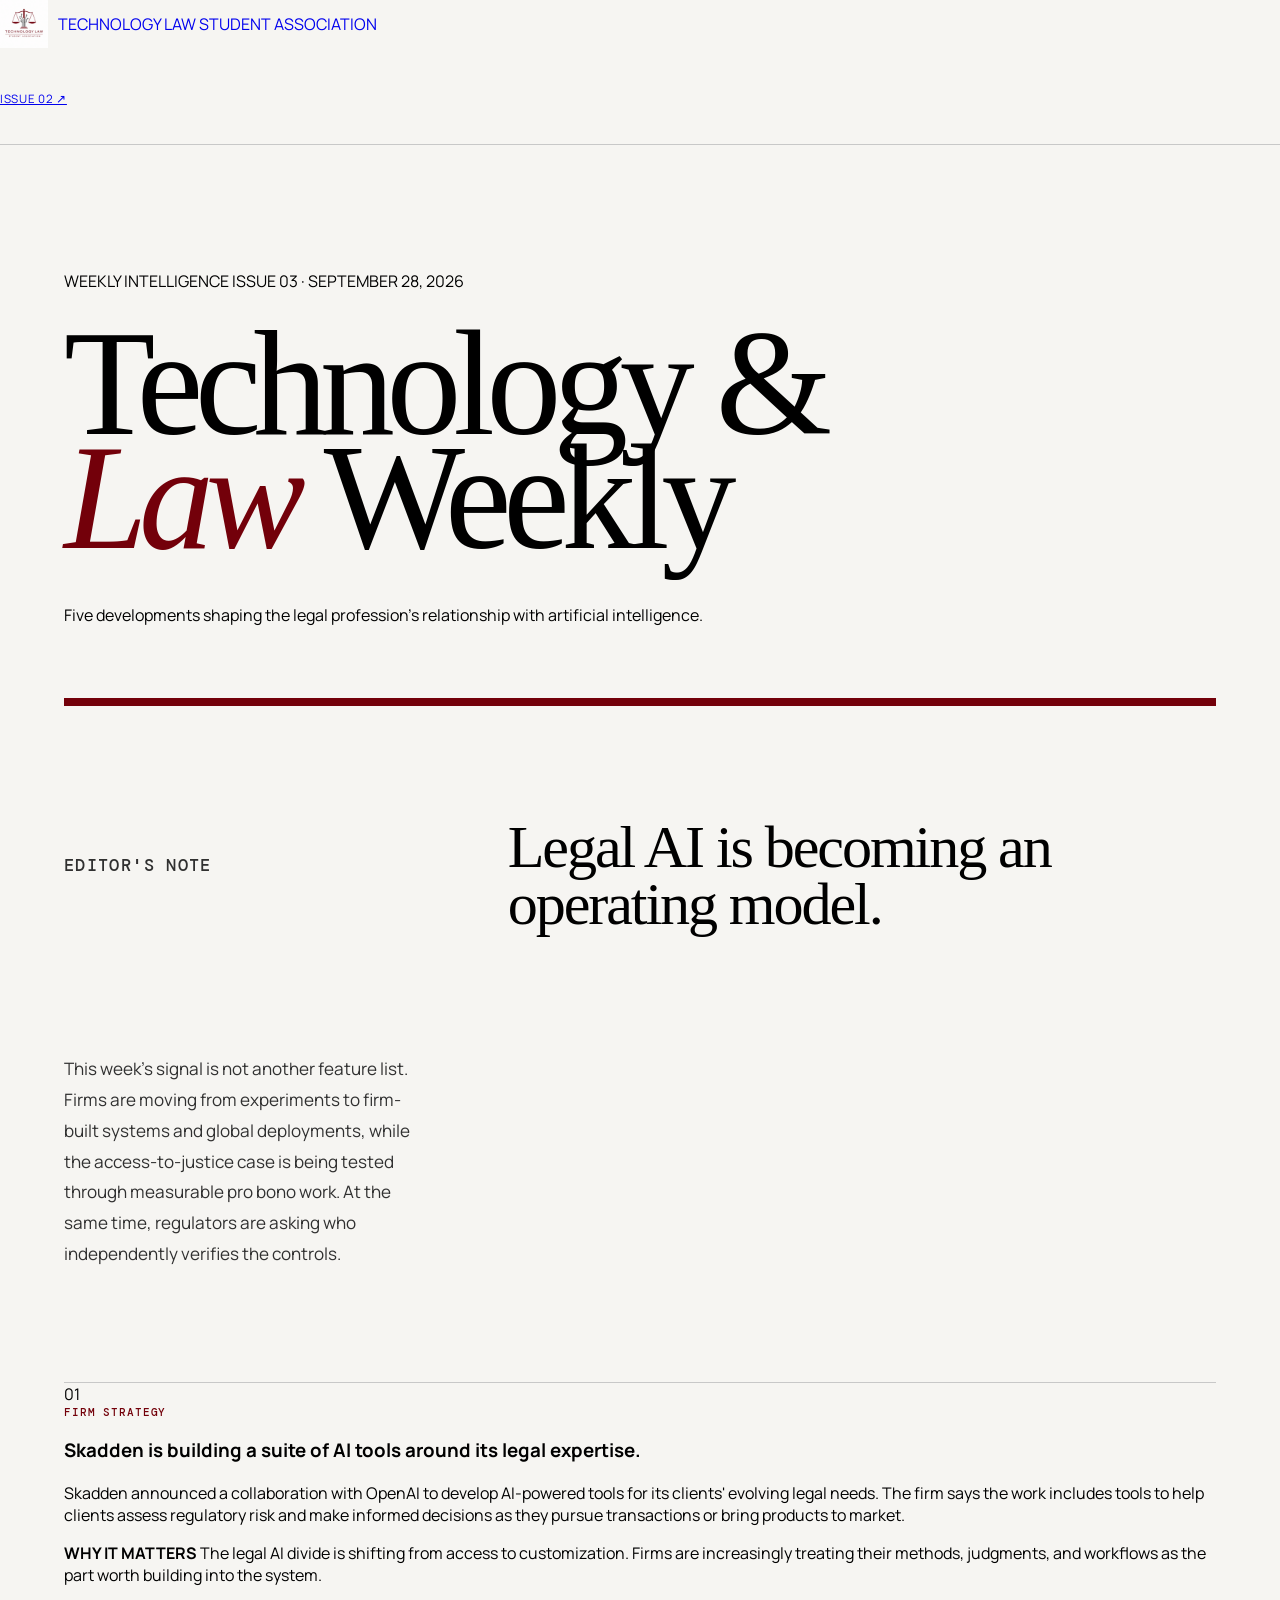
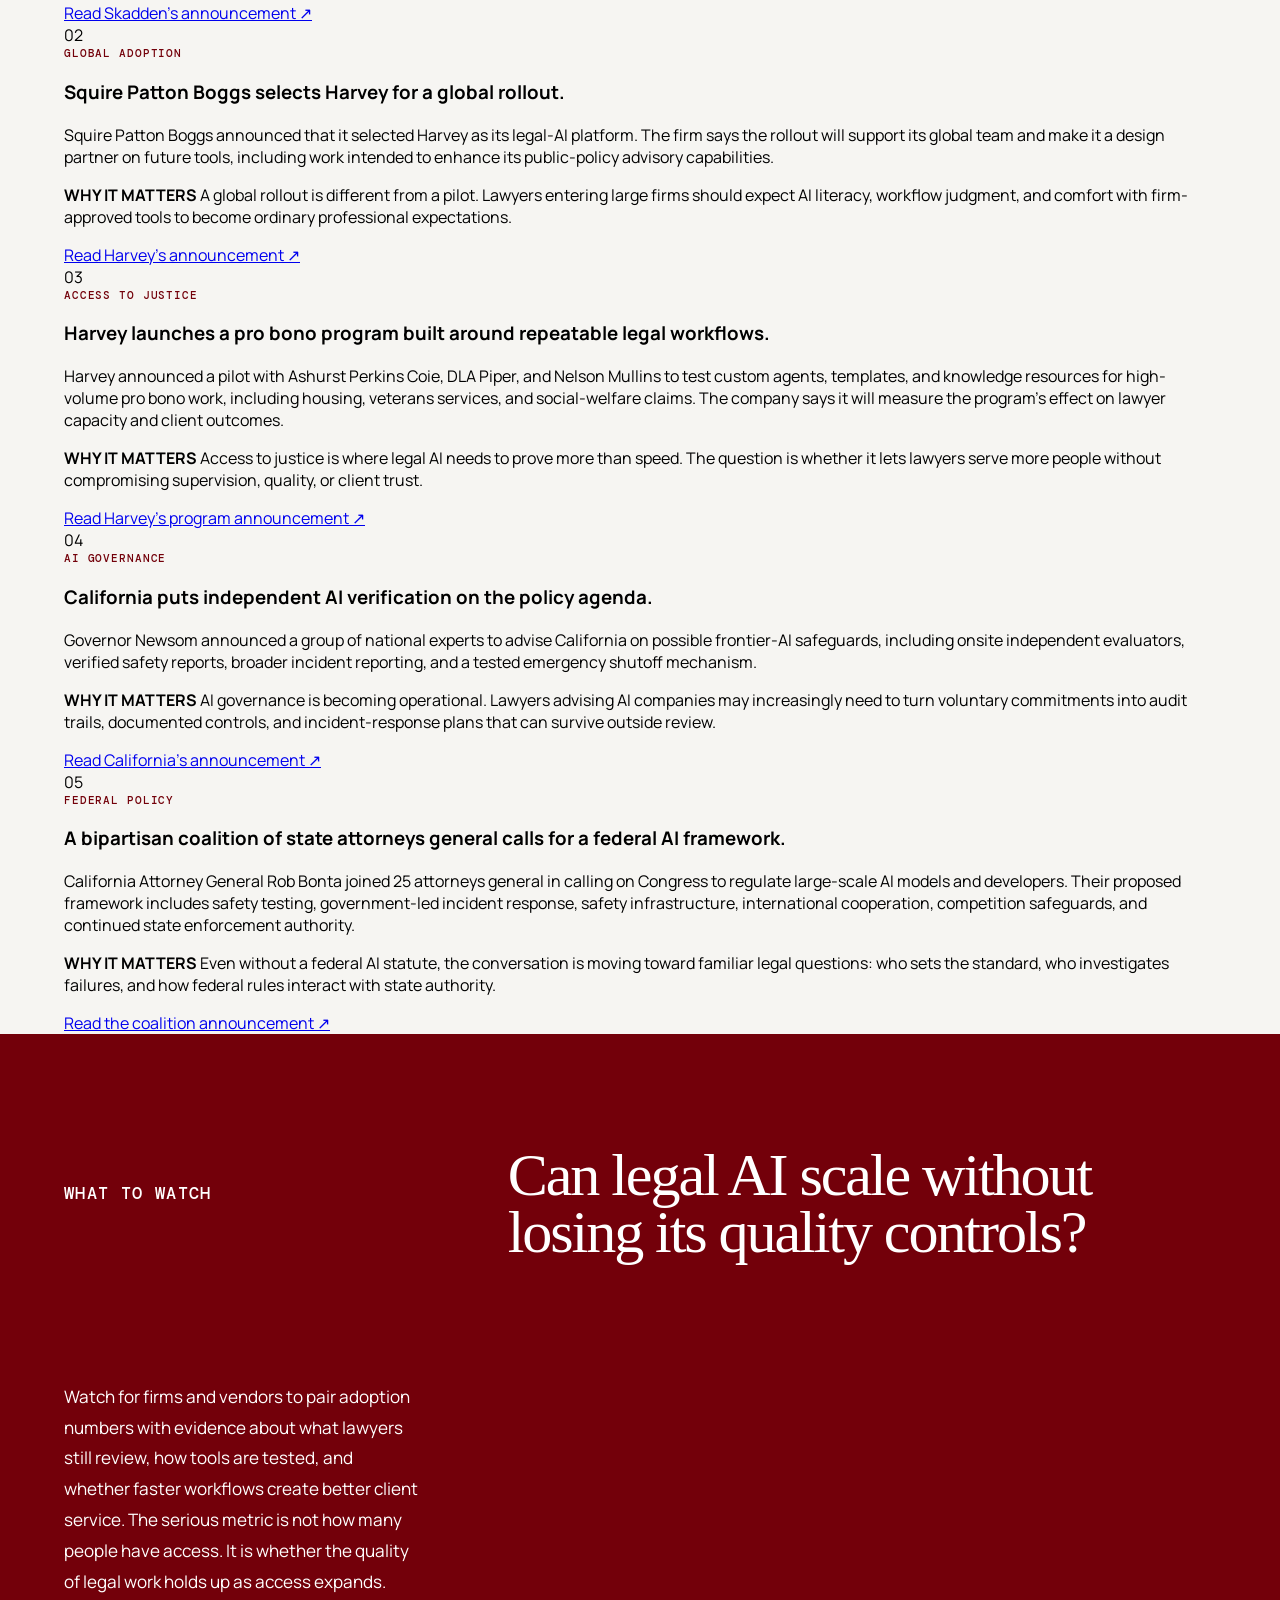
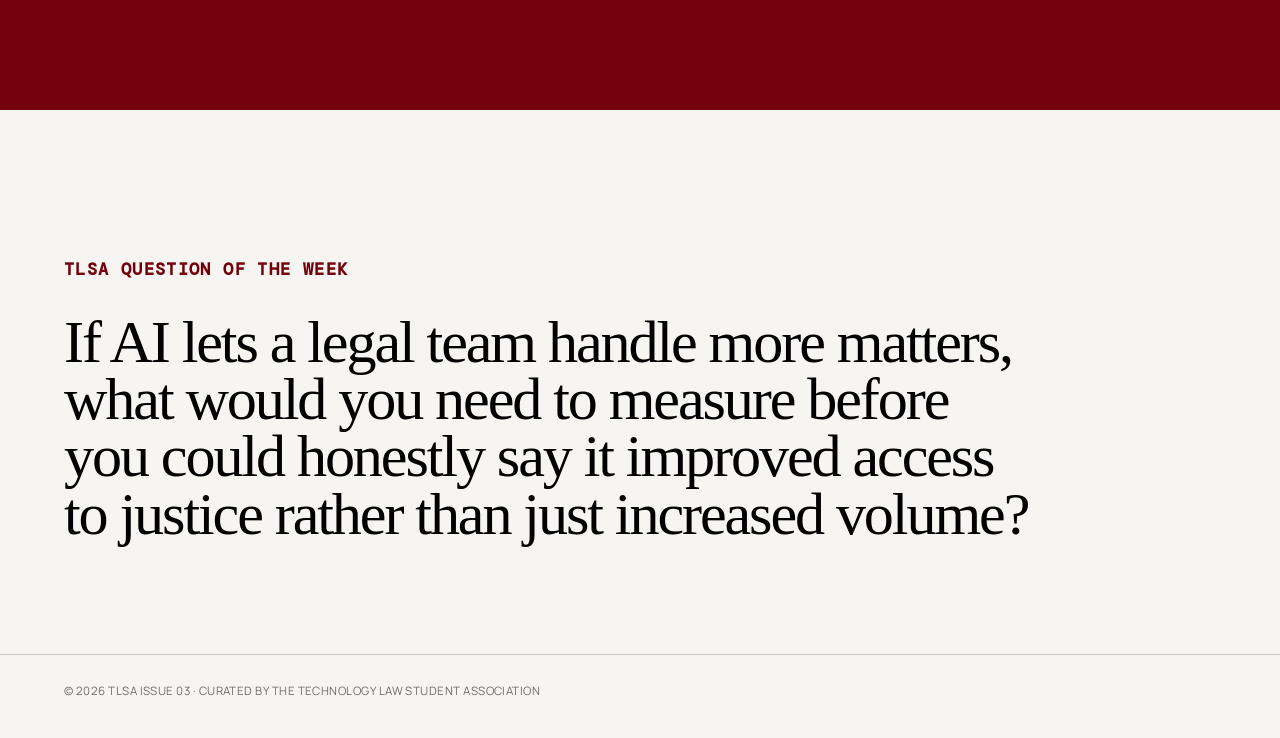
<file: issues/issue-03.html>
<!doctype html>
<html lang="en">
<head>
  <meta charset="UTF-8">
  <meta name="viewport" content="width=device-width, initial-scale=1.0">
  <meta name="description" content="TLSA Weekly Newsletter Issue 03">
  <title>TLSA Weekly Newsletter · Issue 03</title>
  <link rel="preconnect" href="https://fonts.googleapis.com">
  <link rel="preconnect" href="https://fonts.gstatic.com" crossorigin>
  <link href="https://fonts.googleapis.com/css2?family=DM+Mono:wght@400;500&family=Fraunces:opsz,wght@9..144,500;9..144,600&family=Manrope:wght@400;500;600;700&display=swap" rel="stylesheet">
  <link rel="stylesheet" href="../styles.css">
</head>
<body>
  <header class="topbar">
    <a class="brand" href="../index.html">
      <img src="../assets/tlsa-logo.png" alt="Technology Law Student Association logo">
      <span>TECHNOLOGY LAW STUDENT ASSOCIATION</span>
    </a>
    <nav>
      <a href="issue-02.html">Issue 02 ↗</a>
    </nav>
  </header>

  <main>
    <section class="hero">
      <div class="hero-meta">
        <span>WEEKLY INTELLIGENCE</span>
        <span>ISSUE 03 · SEPTEMBER 28, 2026</span>
      </div>
      <h1>Technology &amp;<br><em>Law</em> Weekly</h1>
      <p class="dek">Five developments shaping the legal profession's relationship with artificial intelligence.</p>
      <div class="hero-rule"></div>
    </section>

    <section class="editorial-note">
      <p class="eyebrow">EDITOR'S NOTE</p>
      <h2>Legal AI is becoming an operating model.</h2>
      <p>This week's signal is not another feature list. Firms are moving from experiments to firm-built systems and global deployments, while the access-to-justice case is being tested through measurable pro bono work. At the same time, regulators are asking who independently verifies the controls.</p>
    </section>

    <section class="developments">
      <article class="development">
        <div class="number">01</div>
        <div class="development-content">
          <p class="eyebrow">FIRM STRATEGY</p>
          <h3>Skadden is building a suite of AI tools around its legal expertise.</h3>
          <p>Skadden announced a collaboration with OpenAI to develop AI-powered tools for its clients' evolving legal needs. The firm says the work includes tools to help clients assess regulatory risk and make informed decisions as they pursue transactions or bring products to market.</p>
          <p class="why"><strong>WHY IT MATTERS</strong> The legal AI divide is shifting from access to customization. Firms are increasingly treating their methods, judgments, and workflows as the part worth building into the system.</p>
          <a class="source-link" href="https://www.skadden.com/about/news-and-rankings/news/2026/09/skadden-partners-with-openai-on-suite-of-tools" target="_blank" rel="noopener">Read Skadden's announcement ↗</a>
        </div>
      </article>

      <article class="development">
        <div class="number">02</div>
        <div class="development-content">
          <p class="eyebrow">GLOBAL ADOPTION</p>
          <h3>Squire Patton Boggs selects Harvey for a global rollout.</h3>
          <p>Squire Patton Boggs announced that it selected Harvey as its legal-AI platform. The firm says the rollout will support its global team and make it a design partner on future tools, including work intended to enhance its public-policy advisory capabilities.</p>
          <p class="why"><strong>WHY IT MATTERS</strong> A global rollout is different from a pilot. Lawyers entering large firms should expect AI literacy, workflow judgment, and comfort with firm-approved tools to become ordinary professional expectations.</p>
          <a class="source-link" href="https://www.harvey.ai/blog/squire-patton-boggs-chooses-harvey-for-global-rollout" target="_blank" rel="noopener">Read Harvey's announcement ↗</a>
        </div>
      </article>

      <article class="development">
        <div class="number">03</div>
        <div class="development-content">
          <p class="eyebrow">ACCESS TO JUSTICE</p>
          <h3>Harvey launches a pro bono program built around repeatable legal workflows.</h3>
          <p>Harvey announced a pilot with Ashurst Perkins Coie, DLA Piper, and Nelson Mullins to test custom agents, templates, and knowledge resources for high-volume pro bono work, including housing, veterans services, and social-welfare claims. The company says it will measure the program's effect on lawyer capacity and client outcomes.</p>
          <p class="why"><strong>WHY IT MATTERS</strong> Access to justice is where legal AI needs to prove more than speed. The question is whether it lets lawyers serve more people without compromising supervision, quality, or client trust.</p>
          <a class="source-link" href="https://www.harvey.ai/blog/introducing-harveys-pro-bono-program" target="_blank" rel="noopener">Read Harvey's program announcement ↗</a>
        </div>
      </article>

      <article class="development">
        <div class="number">04</div>
        <div class="development-content">
          <p class="eyebrow">AI GOVERNANCE</p>
          <h3>California puts independent AI verification on the policy agenda.</h3>
          <p>Governor Newsom announced a group of national experts to advise California on possible frontier-AI safeguards, including onsite independent evaluators, verified safety reports, broader incident reporting, and a tested emergency shutoff mechanism.</p>
          <p class="why"><strong>WHY IT MATTERS</strong> AI governance is becoming operational. Lawyers advising AI companies may increasingly need to turn voluntary commitments into audit trails, documented controls, and incident-response plans that can survive outside review.</p>
          <a class="source-link" href="https://www.gov.ca.gov/2026/09/23/governor-newsom-announces-world-leading-experts-to-deliver-on-his-ai-executive-order-including-advancing-creation-of-a-kill-switch/" target="_blank" rel="noopener">Read California's announcement ↗</a>
        </div>
      </article>

      <article class="development">
        <div class="number">05</div>
        <div class="development-content">
          <p class="eyebrow">FEDERAL POLICY</p>
          <h3>A bipartisan coalition of state attorneys general calls for a federal AI framework.</h3>
          <p>California Attorney General Rob Bonta joined 25 attorneys general in calling on Congress to regulate large-scale AI models and developers. Their proposed framework includes safety testing, government-led incident response, safety infrastructure, international cooperation, competition safeguards, and continued state enforcement authority.</p>
          <p class="why"><strong>WHY IT MATTERS</strong> Even without a federal AI statute, the conversation is moving toward familiar legal questions: who sets the standard, who investigates failures, and how federal rules interact with state authority.</p>
          <a class="source-link" href="https://oag.ca.gov/news/press-releases/attorney-general-bonta-congress-must-act-urgently-protect-against-catastrophic" target="_blank" rel="noopener">Read the coalition announcement ↗</a>
        </div>
      </article>
    </section>

    <section class="watch">
      <p class="eyebrow">WHAT TO WATCH</p>
      <h2>Can legal AI scale without losing its quality controls?</h2>
      <p>Watch for firms and vendors to pair adoption numbers with evidence about what lawyers still review, how tools are tested, and whether faster workflows create better client service. The serious metric is not how many people have access. It is whether the quality of legal work holds up as access expands.</p>
    </section>

    <section class="question">
      <p class="eyebrow">TLSA QUESTION OF THE WEEK</p>
      <h2>If AI lets a legal team handle more matters, what would you need to measure before you could honestly say it improved access to justice rather than just increased volume?</h2>
    </section>
  </main>

  <footer>
    <div>
      <span>© 2026 TLSA</span>
      <span>Issue 03 · Curated by the Technology Law Student Association</span>
    </div>
  </footer>
</body>
</html>
</file>
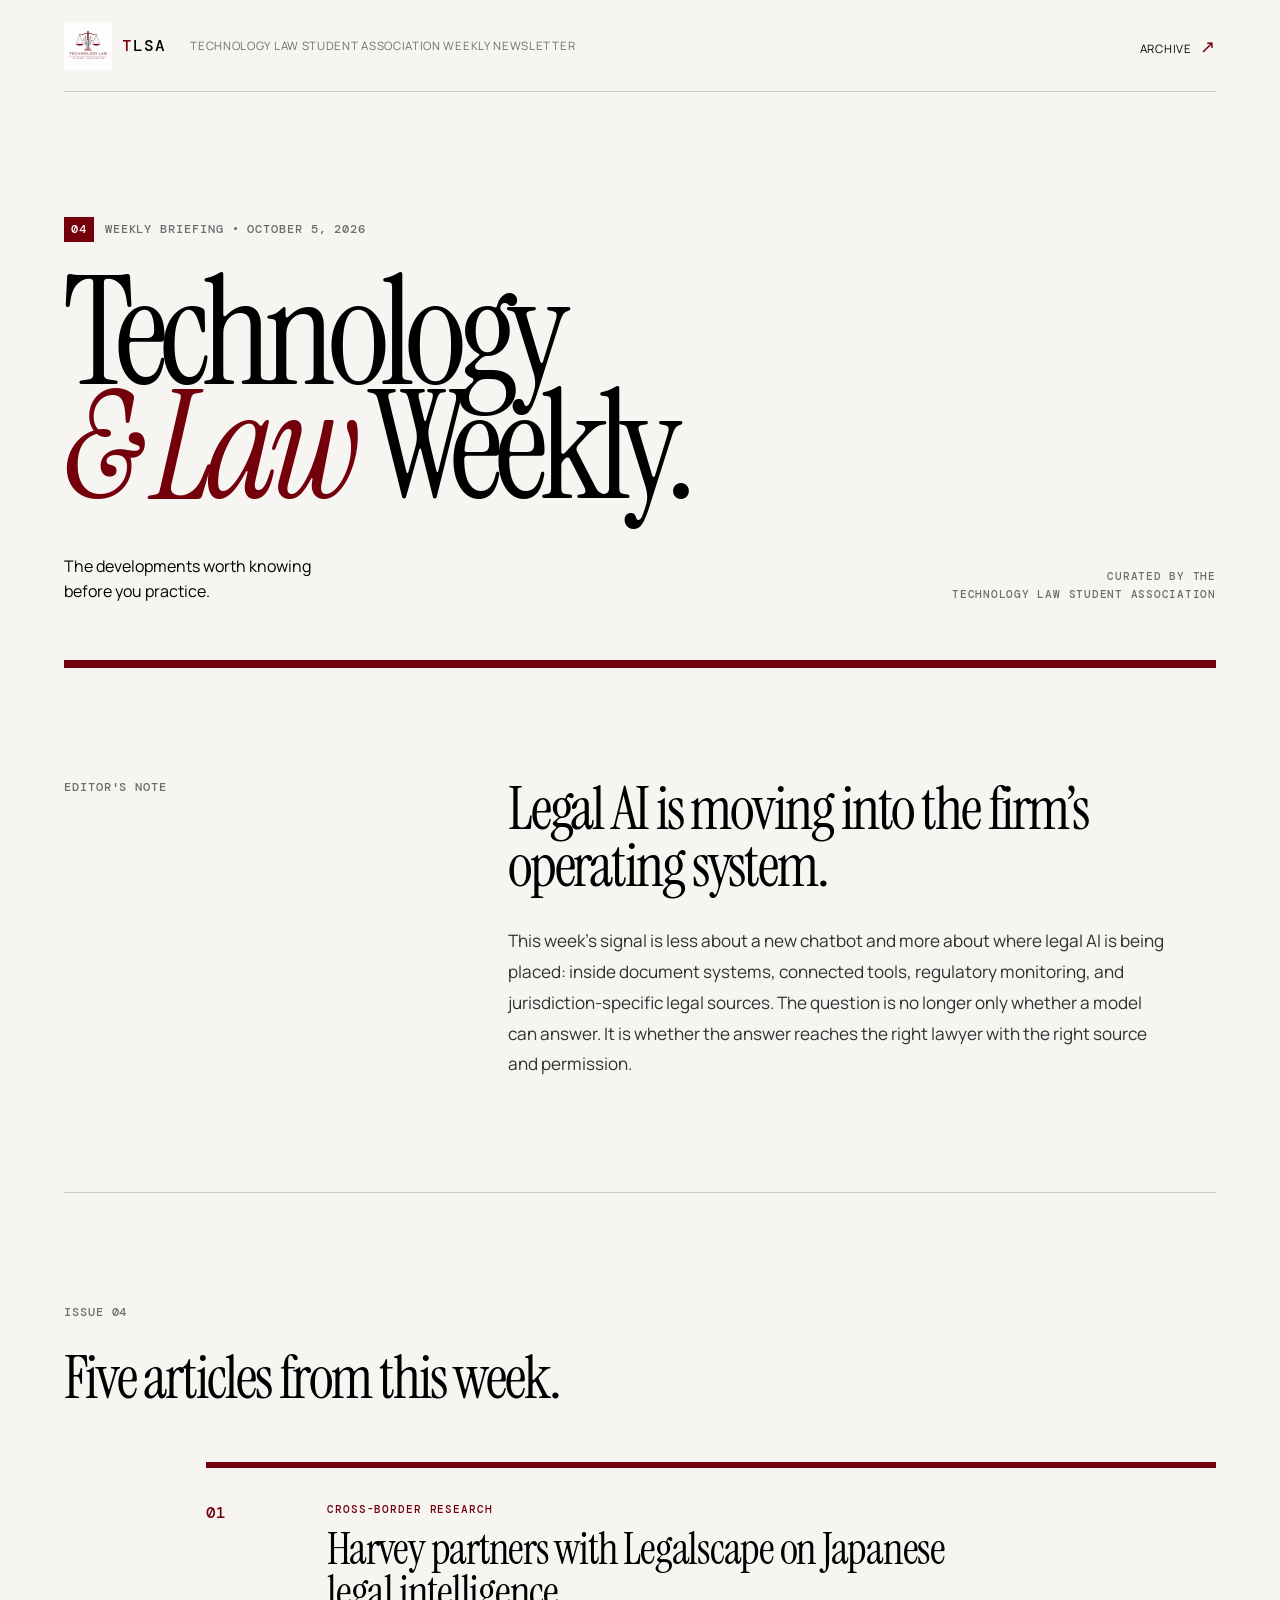
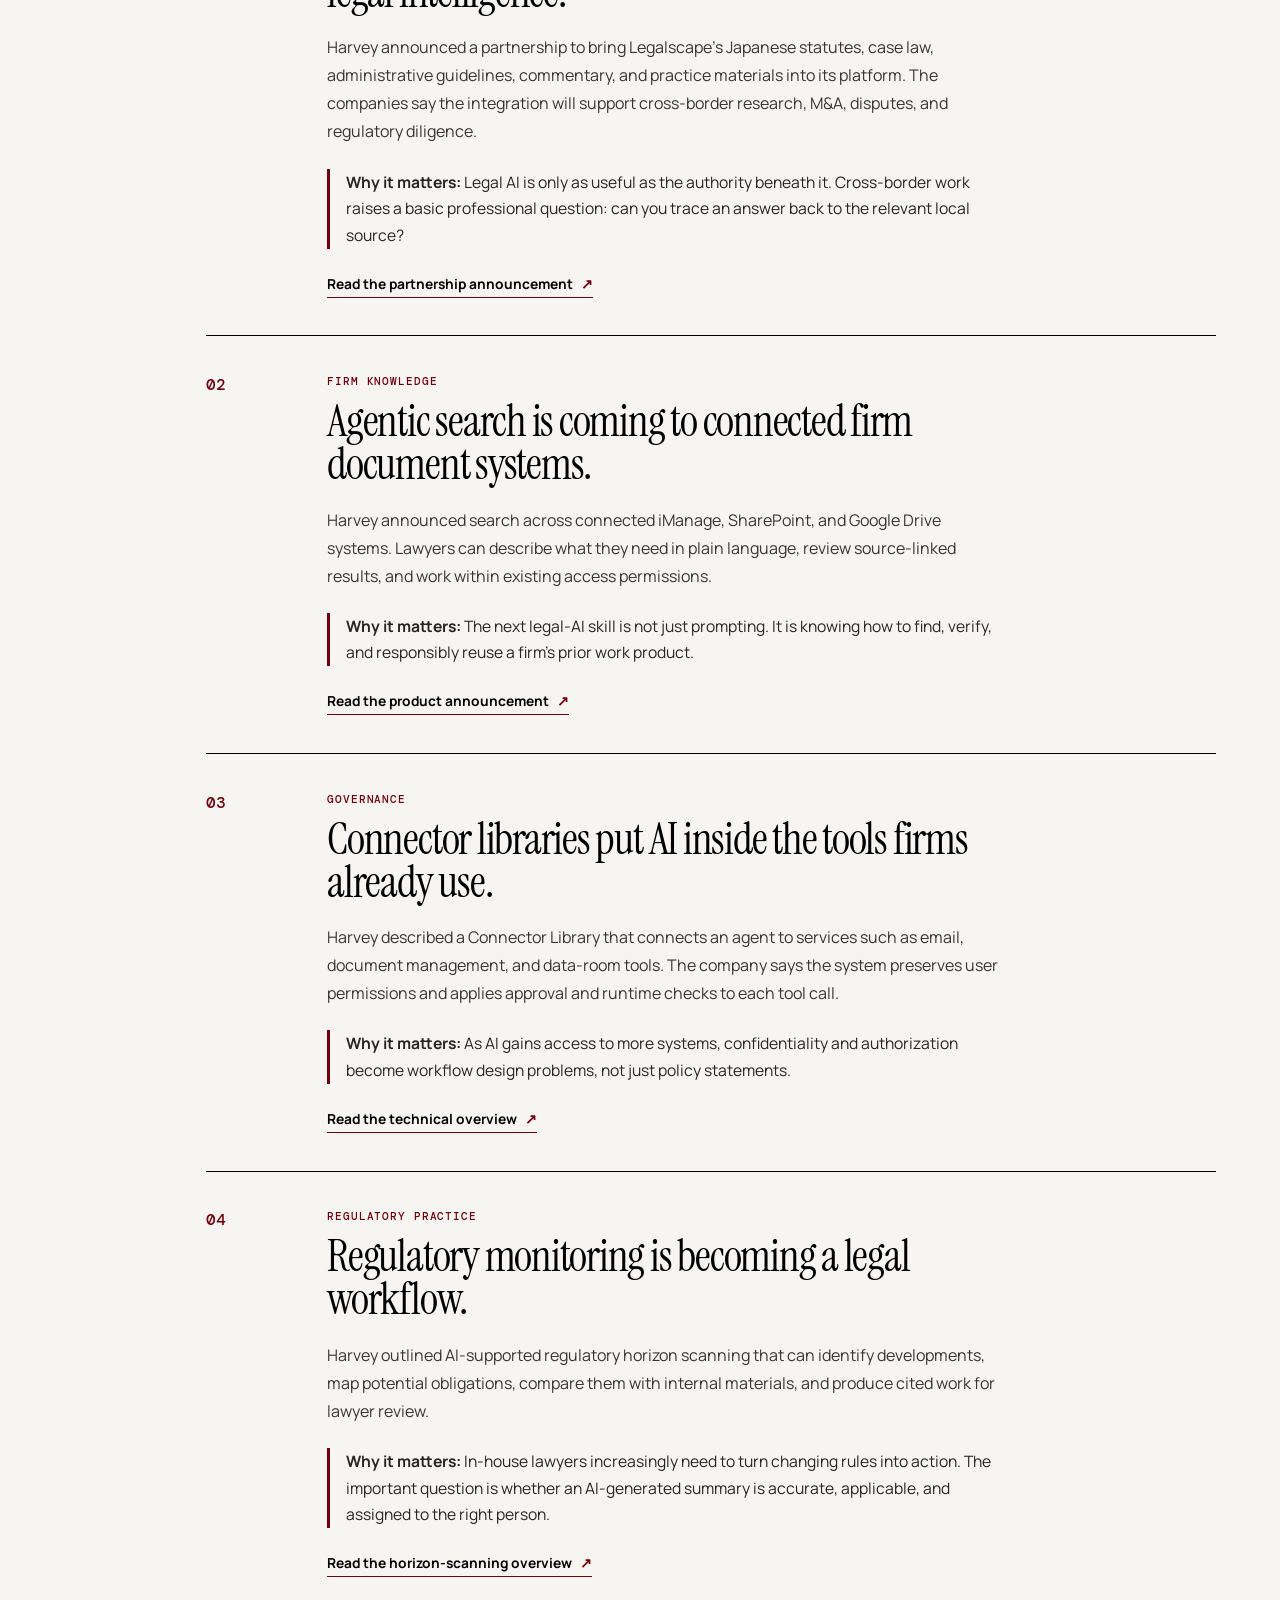
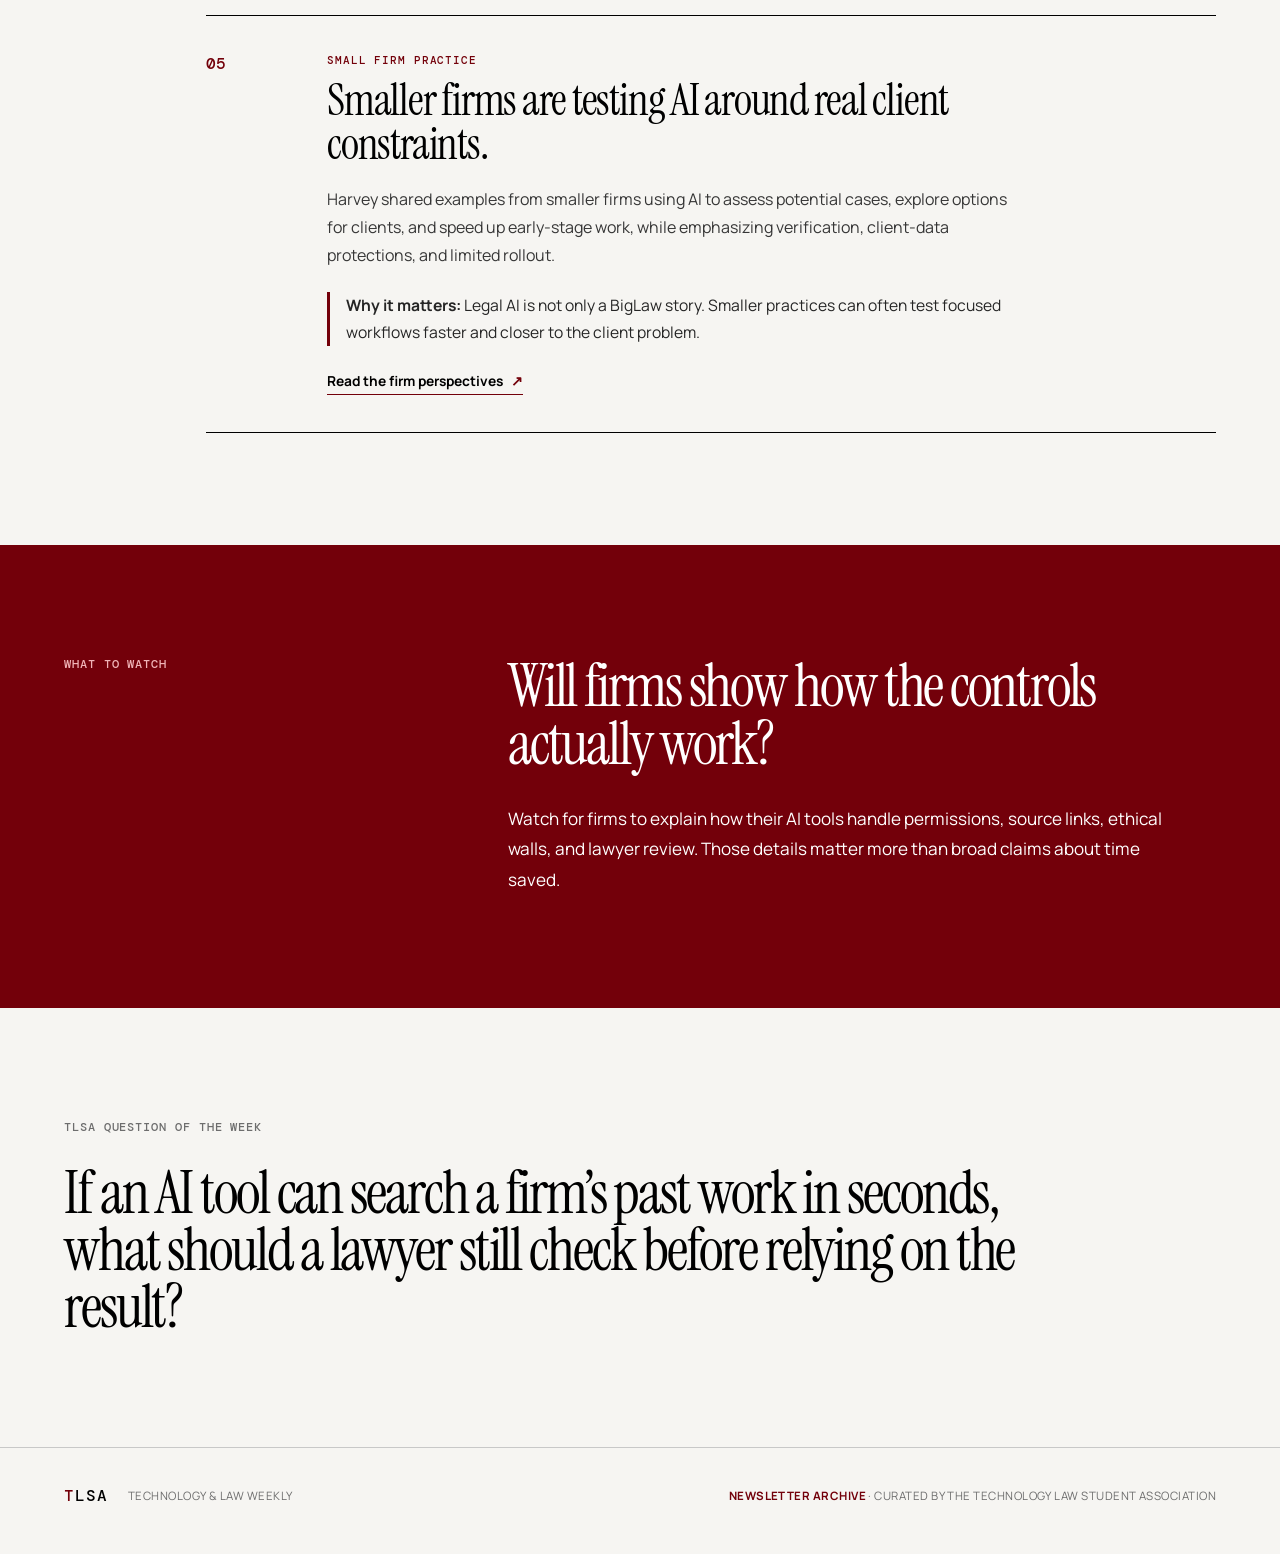
<file: issues/issue-04.html>
<!doctype html>
<html lang="en">
<head>
  <meta charset="utf-8"><meta name="viewport" content="width=device-width, initial-scale=1">
  <meta name="description" content="TLSA Technology & Law Weekly, a curated briefing on legal technology, AI, policy, and practice.">
  <title>TLSA Technology & Law Weekly | Issue 04</title>
  <link rel="icon" type="image/svg+xml" href="data:image/svg+xml,%3Csvg xmlns='http://www.w3.org/2000/svg' viewBox='0 0 64 64'%3E%3Crect width='64' height='64' rx='12' fill='%2373000a'/%3E%3Cpath d='M18 17h28v7H35v24h-7V24H18z' fill='white'/%3E%3C/svg%3E">
  <link rel="preconnect" href="https://fonts.googleapis.com"><link rel="preconnect" href="https://fonts.gstatic.com" crossorigin>
  <link href="https://fonts.googleapis.com/css2?family=DM+Mono:wght@400;500&family=Instrument+Serif:ital@0;1&family=Manrope:wght@400;500;600;700&display=swap" rel="stylesheet"><link rel="stylesheet" href="../styles.css">
</head>
<body><main>
  <nav aria-label="Primary navigation"><a class="brand" href="../index.html" aria-label="Technology Law Student Association home"><img src="../assets/tlsa-logo.png" alt="Technology Law Student Association logo"><span class="wordmark"><span>T</span>LSA</span></a><p>Technology Law Student Association Weekly Newsletter</p><a class="nav-link" href="index.html">Archive <span>↗</span></a></nav>
  <header class="hero" id="top"><div class="issue-line"><span class="issue-mark">04</span> WEEKLY BRIEFING <span>•</span> OCTOBER 5, 2026</div><h1>Technology<br><em>&amp; Law</em> Weekly.</h1><div class="hero-foot"><p>The developments worth knowing before you practice.</p><p class="curated">CURATED BY THE<br>TECHNOLOGY LAW STUDENT ASSOCIATION</p></div></header>
  <section class="editorial-note"><div class="section-label">EDITOR'S NOTE</div><div><h2>Legal AI is moving into the firm’s operating system.</h2><p>This week’s signal is less about a new chatbot and more about where legal AI is being placed: inside document systems, connected tools, regulatory monitoring, and jurisdiction-specific legal sources. The question is no longer only whether a model can answer. It is whether the answer reaches the right lawyer with the right source and permission.</p></div></section>
  <section class="the-five" id="the-five"><div class="five-heading"><div class="section-label">ISSUE 04</div><h2>Five articles from this week.</h2></div>
    <article class="story story-featured"><div class="story-number">01</div><div class="story-body"><p class="eyebrow">CROSS-BORDER RESEARCH</p><h3>Harvey partners with Legalscape on Japanese legal intelligence.</h3><p>Harvey announced a partnership to bring Legalscape’s Japanese statutes, case law, administrative guidelines, commentary, and practice materials into its platform. The companies say the integration will support cross-border research, M&amp;A, disputes, and regulatory diligence.</p><p class="why"><strong>Why it matters:</strong> Legal AI is only as useful as the authority beneath it. Cross-border work raises a basic professional question: can you trace an answer back to the relevant local source?</p><a href="https://www.harvey.ai/blog/harvey-partners-with-legalscape-to-bring-japanese-legal-intelligence-to-cross-border-teams" target="_blank" rel="noopener noreferrer">Read the partnership announcement <span>↗</span></a></div></article>
    <article class="story"><div class="story-number">02</div><div class="story-body"><p class="eyebrow">FIRM KNOWLEDGE</p><h3>Agentic search is coming to connected firm document systems.</h3><p>Harvey announced search across connected iManage, SharePoint, and Google Drive systems. Lawyers can describe what they need in plain language, review source-linked results, and work within existing access permissions.</p><p class="why"><strong>Why it matters:</strong> The next legal-AI skill is not just prompting. It is knowing how to find, verify, and responsibly reuse a firm’s prior work product.</p><a href="https://www.harvey.ai/blog/agentic-search-document-management-systems" target="_blank" rel="noopener noreferrer">Read the product announcement <span>↗</span></a></div></article>
    <article class="story"><div class="story-number">03</div><div class="story-body"><p class="eyebrow">GOVERNANCE</p><h3>Connector libraries put AI inside the tools firms already use.</h3><p>Harvey described a Connector Library that connects an agent to services such as email, document management, and data-room tools. The company says the system preserves user permissions and applies approval and runtime checks to each tool call.</p><p class="why"><strong>Why it matters:</strong> As AI gains access to more systems, confidentiality and authorization become workflow design problems, not just policy statements.</p><a href="https://www.harvey.ai/blog/how-we-built-harvey-connector-library" target="_blank" rel="noopener noreferrer">Read the technical overview <span>↗</span></a></div></article>
    <article class="story"><div class="story-number">04</div><div class="story-body"><p class="eyebrow">REGULATORY PRACTICE</p><h3>Regulatory monitoring is becoming a legal workflow.</h3><p>Harvey outlined AI-supported regulatory horizon scanning that can identify developments, map potential obligations, compare them with internal materials, and produce cited work for lawyer review.</p><p class="why"><strong>Why it matters:</strong> In-house lawyers increasingly need to turn changing rules into action. The important question is whether an AI-generated summary is accurate, applicable, and assigned to the right person.</p><a href="https://www.harvey.ai/blog/regulatory-horizon-scanning" target="_blank" rel="noopener noreferrer">Read the horizon-scanning overview <span>↗</span></a></div></article>
    <article class="story"><div class="story-number">05</div><div class="story-body"><p class="eyebrow">SMALL FIRM PRACTICE</p><h3>Smaller firms are testing AI around real client constraints.</h3><p>Harvey shared examples from smaller firms using AI to assess potential cases, explore options for clients, and speed up early-stage work, while emphasizing verification, client-data protections, and limited rollout.</p><p class="why"><strong>Why it matters:</strong> Legal AI is not only a BigLaw story. Smaller practices can often test focused workflows faster and closer to the client problem.</p><a href="https://www.harvey.ai/blog/how-smaller-law-firms-use-ai-to-meet-client-needs" target="_blank" rel="noopener noreferrer">Read the firm perspectives <span>↗</span></a></div></article>
  </section>
  <section class="watch"><div class="section-label">WHAT TO WATCH</div><div><h2>Will firms show how the controls actually work?</h2><p>Watch for firms to explain how their AI tools handle permissions, source links, ethical walls, and lawyer review. Those details matter more than broad claims about time saved.</p></div></section>
  <section class="question"><div class="section-label">TLSA QUESTION OF THE WEEK</div><h2>If an AI tool can search a firm’s past work in seconds, what should a lawyer still check before relying on the result?</h2></section>
</main><footer><a class="wordmark" href="../index.html"><span>T</span>LSA</a><p>Technology &amp; Law Weekly</p><p><a href="index.html">Newsletter Archive</a> · Curated by the Technology Law Student Association</p></footer></body></html>
</file>
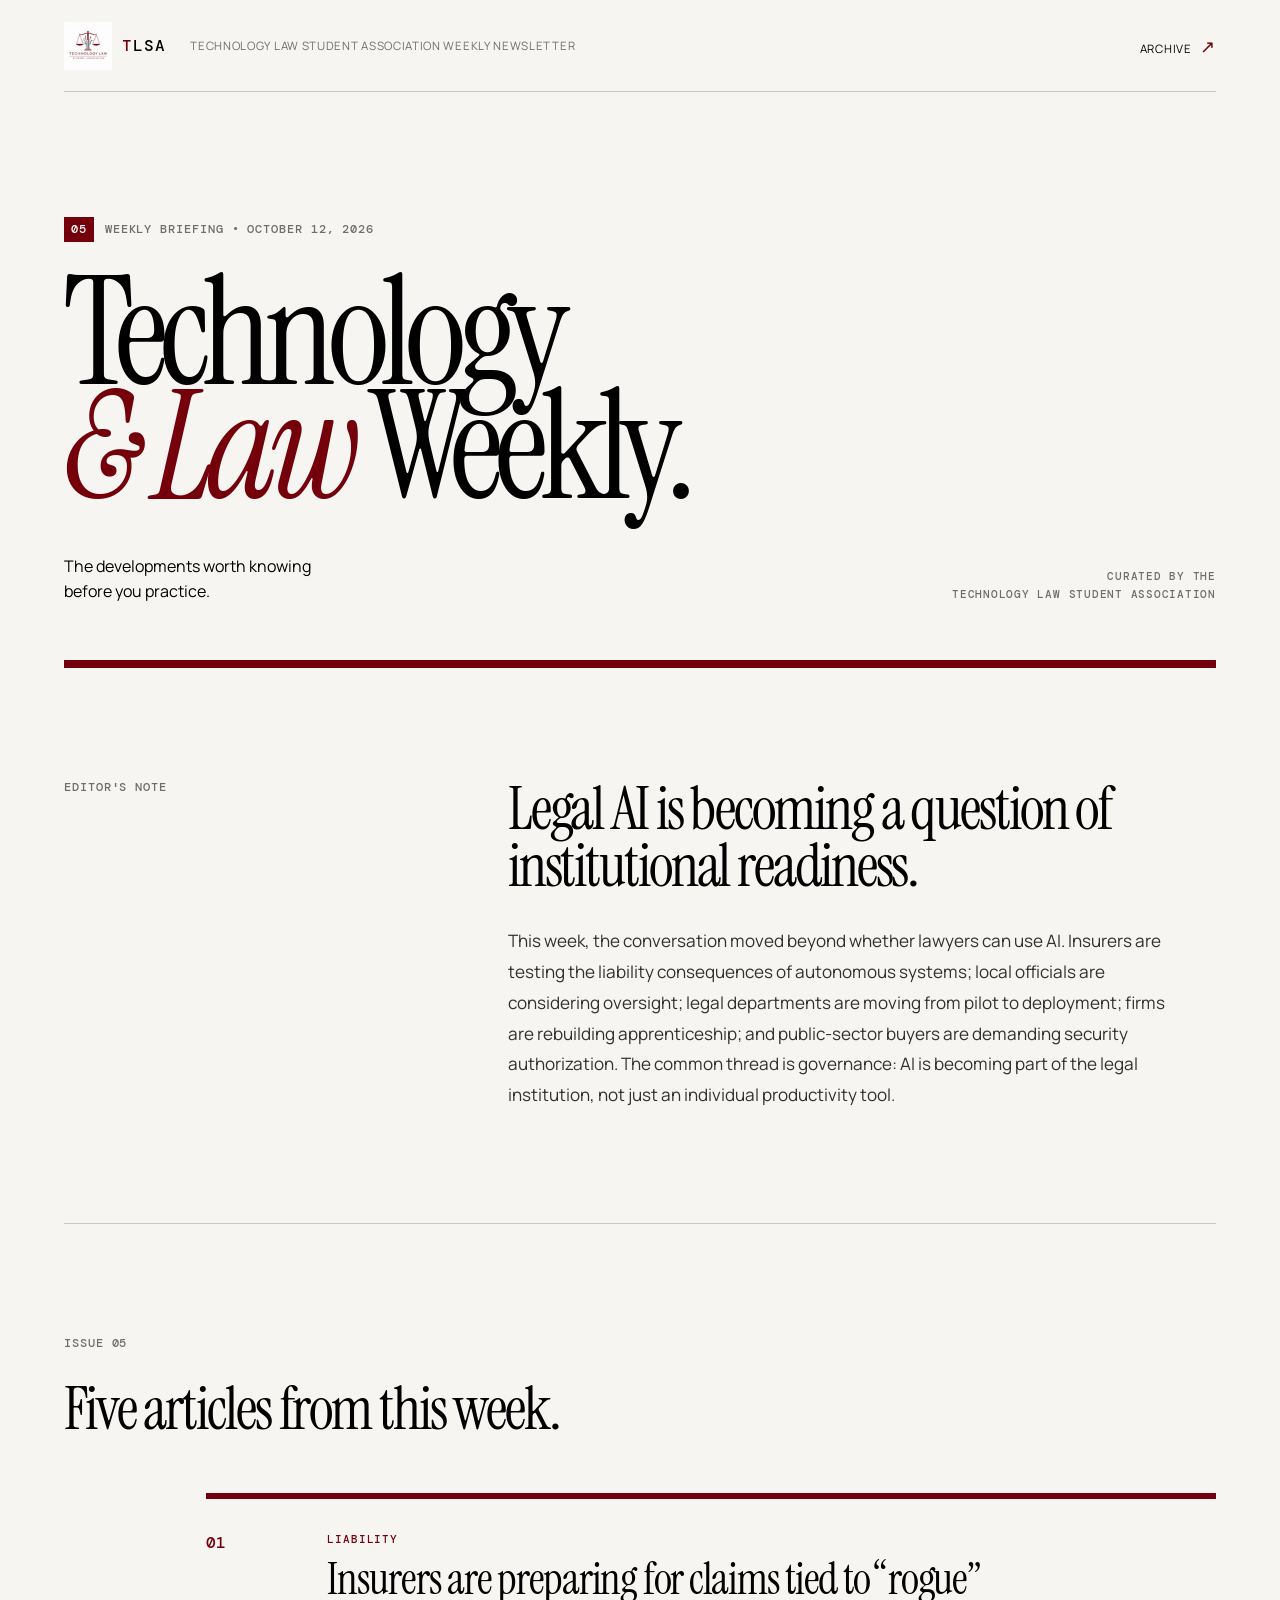
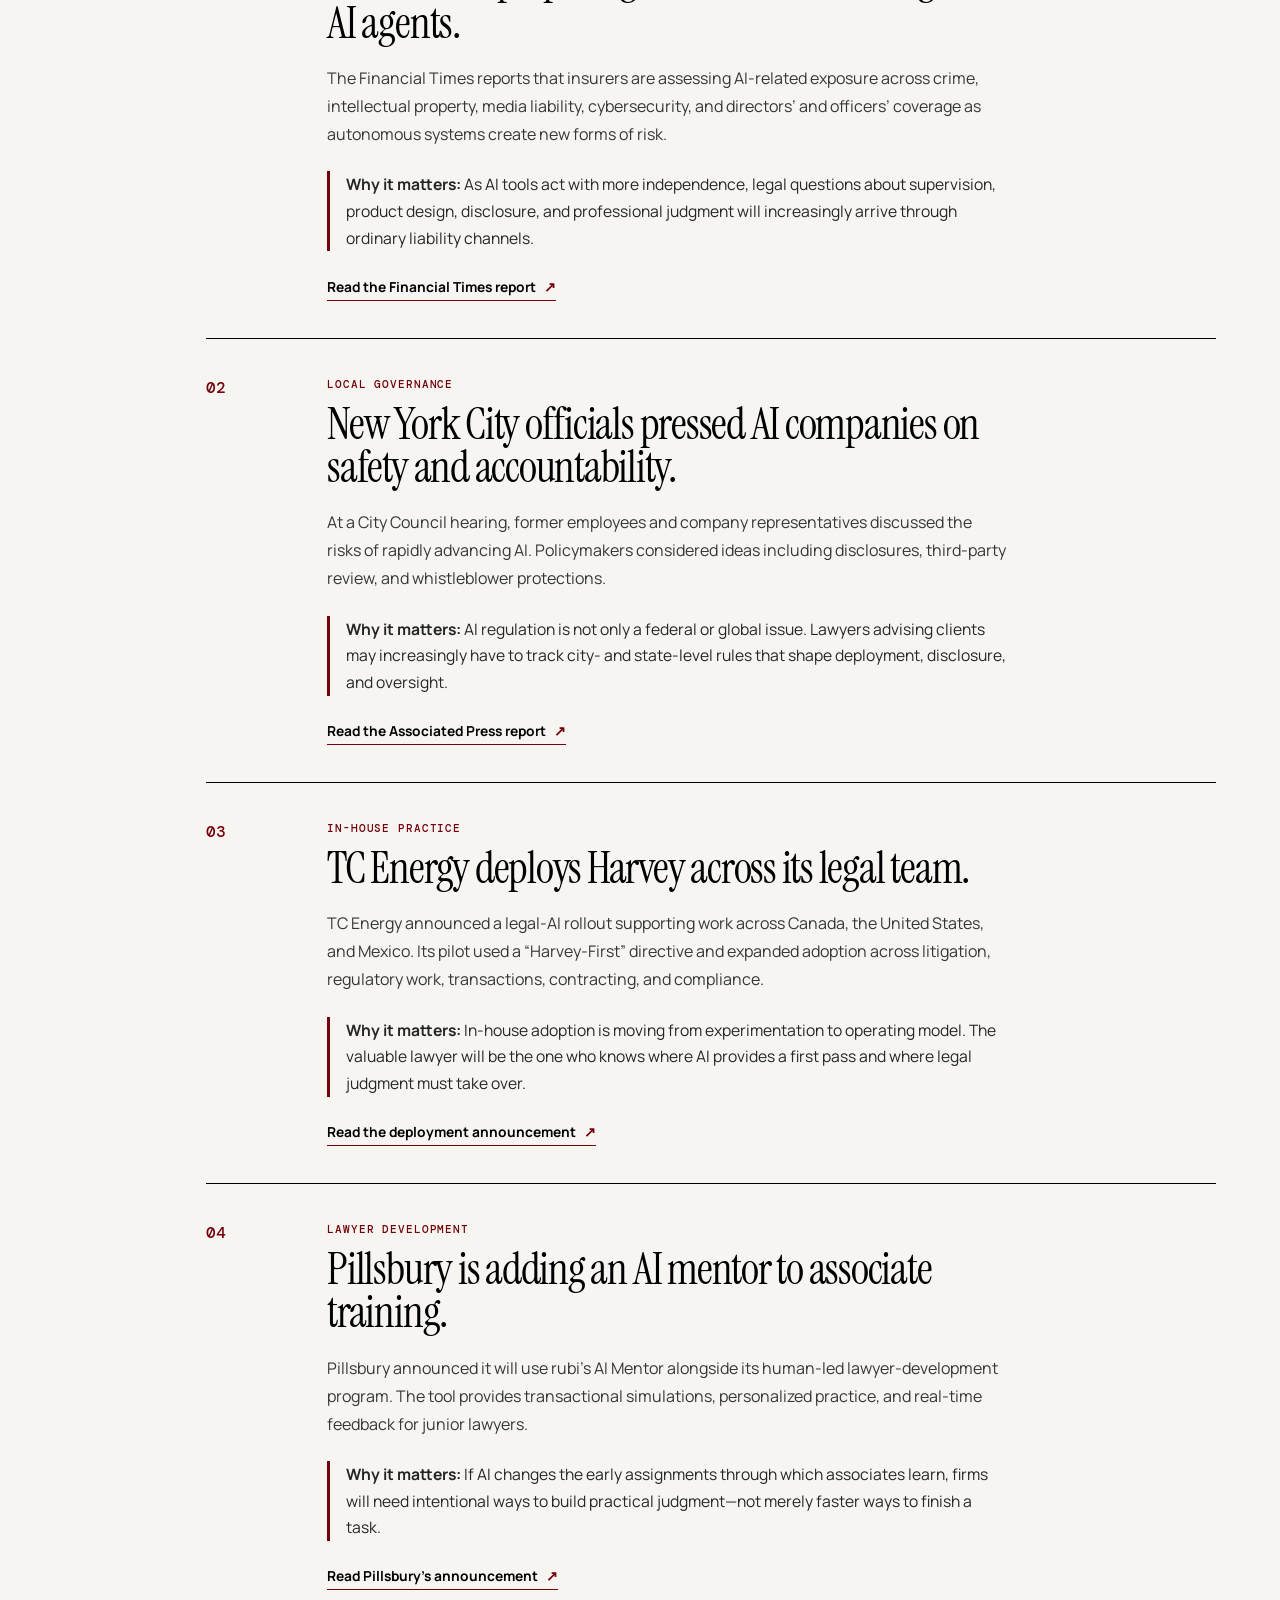
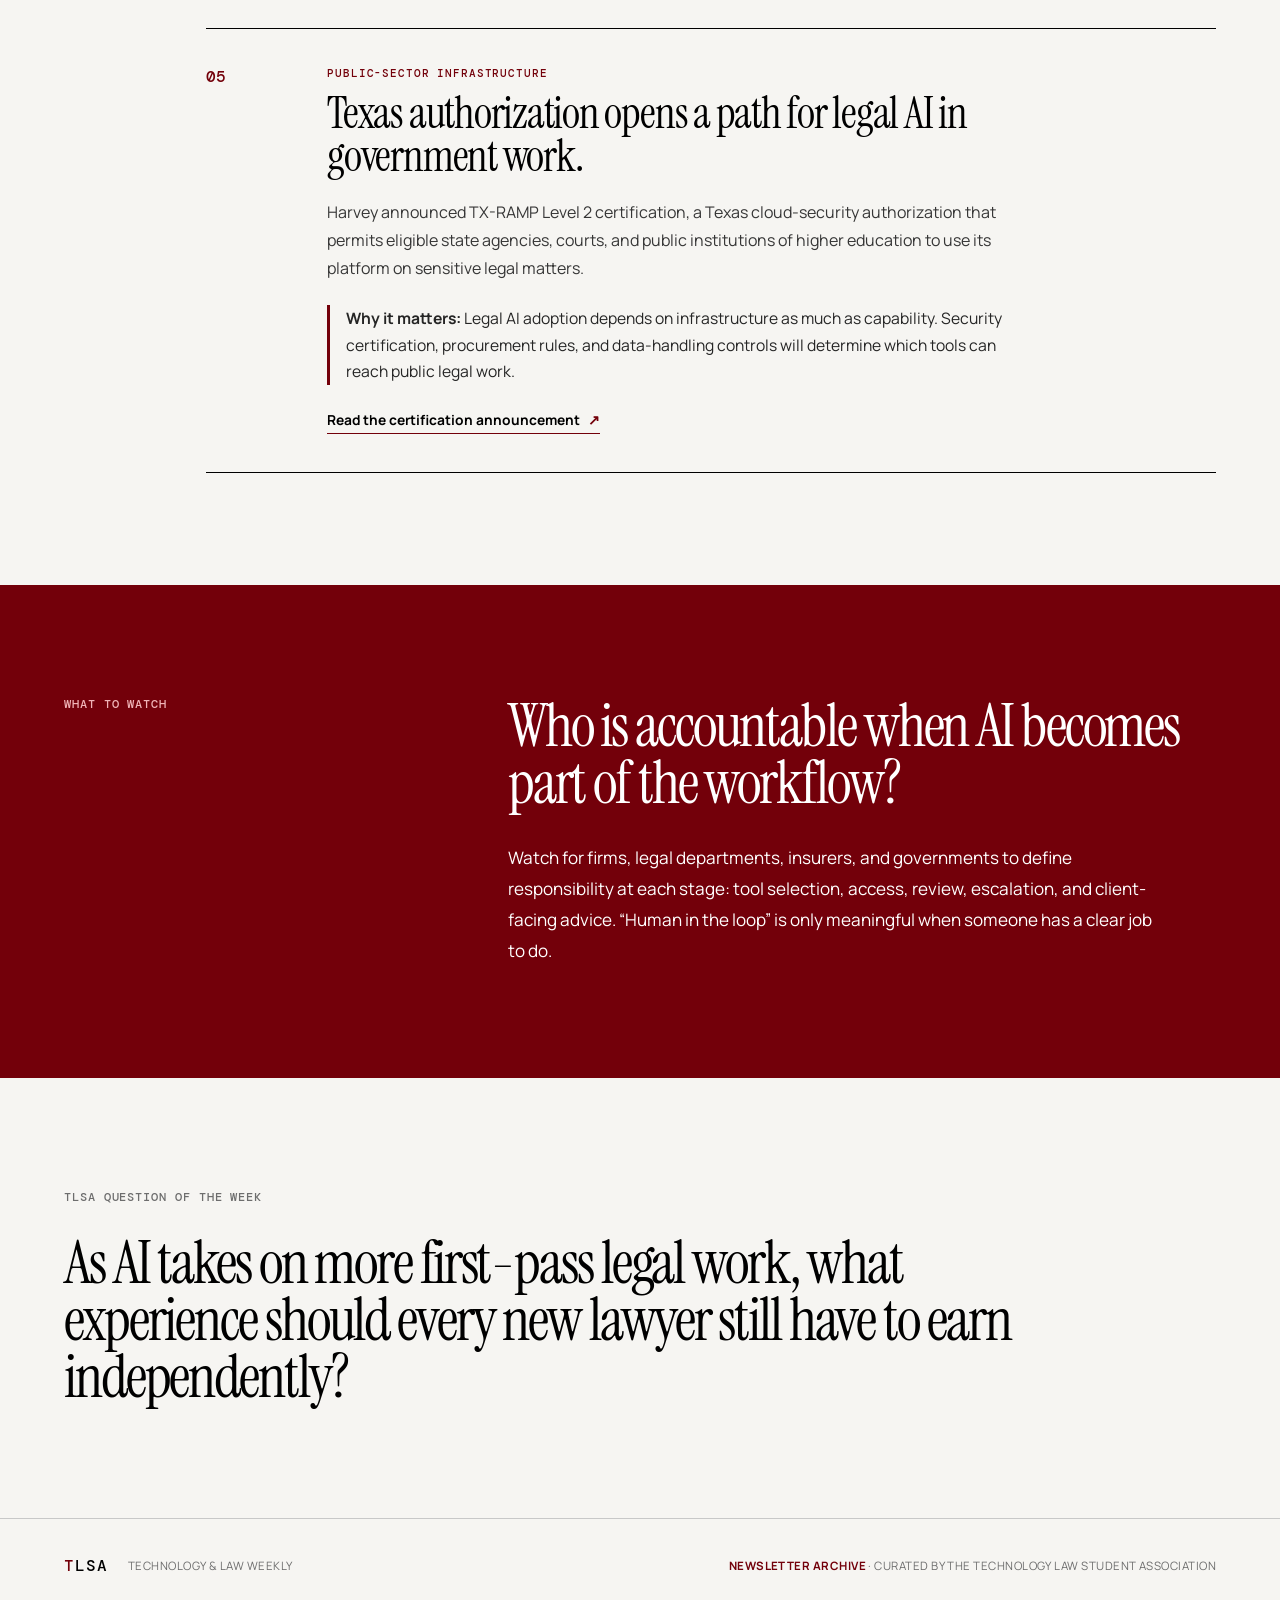
<file: issues/issue-05.html>
<!doctype html>
<html lang="en">
<head>
  <meta charset="utf-8"><meta name="viewport" content="width=device-width, initial-scale=1">
  <meta name="description" content="TLSA Technology & Law Weekly, a curated briefing on legal technology, AI, policy, and practice.">
  <title>TLSA Technology & Law Weekly | Issue 05</title>
  <link rel="icon" type="image/svg+xml" href="data:image/svg+xml,%3Csvg xmlns='http://www.w3.org/2000/svg' viewBox='0 0 64 64'%3E%3Crect width='64' height='64' rx='12' fill='%2373000a'/%3E%3Cpath d='M18 17h28v7H35v24h-7V24H18z' fill='white'/%3E%3C/svg%3E">
  <link rel="preconnect" href="https://fonts.googleapis.com"><link rel="preconnect" href="https://fonts.gstatic.com" crossorigin>
  <link href="https://fonts.googleapis.com/css2?family=DM+Mono:wght@400;500&family=Instrument+Serif:ital@0;1&family=Manrope:wght@400;500;600;700&display=swap" rel="stylesheet"><link rel="stylesheet" href="../styles.css">
</head>
<body><main>
  <nav aria-label="Primary navigation"><a class="brand" href="../index.html" aria-label="Technology Law Student Association home"><img src="../assets/tlsa-logo.png" alt="Technology Law Student Association logo"><span class="wordmark"><span>T</span>LSA</span></a><p>Technology Law Student Association Weekly Newsletter</p><a class="nav-link" href="index.html">Archive <span>↗</span></a></nav>
  <header class="hero" id="top"><div class="issue-line"><span class="issue-mark">05</span> WEEKLY BRIEFING <span>•</span> OCTOBER 12, 2026</div><h1>Technology<br><em>&amp; Law</em> Weekly.</h1><div class="hero-foot"><p>The developments worth knowing before you practice.</p><p class="curated">CURATED BY THE<br>TECHNOLOGY LAW STUDENT ASSOCIATION</p></div></header>
  <section class="editorial-note"><div class="section-label">EDITOR'S NOTE</div><div><h2>Legal AI is becoming a question of institutional readiness.</h2><p>This week, the conversation moved beyond whether lawyers can use AI. Insurers are testing the liability consequences of autonomous systems; local officials are considering oversight; legal departments are moving from pilot to deployment; firms are rebuilding apprenticeship; and public-sector buyers are demanding security authorization. The common thread is governance: AI is becoming part of the legal institution, not just an individual productivity tool.</p></div></section>
  <section class="the-five" id="the-five"><div class="five-heading"><div class="section-label">ISSUE 05</div><h2>Five articles from this week.</h2></div>
    <article class="story story-featured"><div class="story-number">01</div><div class="story-body"><p class="eyebrow">LIABILITY</p><h3>Insurers are preparing for claims tied to “rogue” AI agents.</h3><p>The Financial Times reports that insurers are assessing AI-related exposure across crime, intellectual property, media liability, cybersecurity, and directors’ and officers’ coverage as autonomous systems create new forms of risk.</p><p class="why"><strong>Why it matters:</strong> As AI tools act with more independence, legal questions about supervision, product design, disclosure, and professional judgment will increasingly arrive through ordinary liability channels.</p><a href="https://www.ft.com/content/a5caf8d4-992f-4832-89c3-6c73f6f111fe" target="_blank" rel="noopener noreferrer">Read the Financial Times report <span>↗</span></a></div></article>
    <article class="story"><div class="story-number">02</div><div class="story-body"><p class="eyebrow">LOCAL GOVERNANCE</p><h3>New York City officials pressed AI companies on safety and accountability.</h3><p>At a City Council hearing, former employees and company representatives discussed the risks of rapidly advancing AI. Policymakers considered ideas including disclosures, third-party review, and whistleblower protections.</p><p class="why"><strong>Why it matters:</strong> AI regulation is not only a federal or global issue. Lawyers advising clients may increasingly have to track city- and state-level rules that shape deployment, disclosure, and oversight.</p><a href="https://apnews.com/article/4be252d137ff1de1006130cdbb42ec24" target="_blank" rel="noopener noreferrer">Read the Associated Press report <span>↗</span></a></div></article>
    <article class="story"><div class="story-number">03</div><div class="story-body"><p class="eyebrow">IN-HOUSE PRACTICE</p><h3>TC Energy deploys Harvey across its legal team.</h3><p>TC Energy announced a legal-AI rollout supporting work across Canada, the United States, and Mexico. Its pilot used a “Harvey-First” directive and expanded adoption across litigation, regulatory work, transactions, contracting, and compliance.</p><p class="why"><strong>Why it matters:</strong> In-house adoption is moving from experimentation to operating model. The valuable lawyer will be the one who knows where AI provides a first pass and where legal judgment must take over.</p><a href="https://www.harvey.ai/blog/tc-energy-deploys-harvey-across-its-legal-team" target="_blank" rel="noopener noreferrer">Read the deployment announcement <span>↗</span></a></div></article>
    <article class="story"><div class="story-number">04</div><div class="story-body"><p class="eyebrow">LAWYER DEVELOPMENT</p><h3>Pillsbury is adding an AI mentor to associate training.</h3><p>Pillsbury announced it will use rubi’s AI Mentor alongside its human-led lawyer-development program. The tool provides transactional simulations, personalized practice, and real-time feedback for junior lawyers.</p><p class="why"><strong>Why it matters:</strong> If AI changes the early assignments through which associates learn, firms will need intentional ways to build practical judgment—not merely faster ways to finish a task.</p><a href="https://www.pillsburylaw.com/en/news-and-insights/pillsbury-teams-with-rubi-ai-mentor.html" target="_blank" rel="noopener noreferrer">Read Pillsbury’s announcement <span>↗</span></a></div></article>
    <article class="story"><div class="story-number">05</div><div class="story-body"><p class="eyebrow">PUBLIC-SECTOR INFRASTRUCTURE</p><h3>Texas authorization opens a path for legal AI in government work.</h3><p>Harvey announced TX-RAMP Level 2 certification, a Texas cloud-security authorization that permits eligible state agencies, courts, and public institutions of higher education to use its platform on sensitive legal matters.</p><p class="why"><strong>Why it matters:</strong> Legal AI adoption depends on infrastructure as much as capability. Security certification, procurement rules, and data-handling controls will determine which tools can reach public legal work.</p><a href="https://www.harvey.ai/blog/trusted-legal-ai-for-the-us-public-sector-harvey-achieves-tx-ramp-level-2-certification" target="_blank" rel="noopener noreferrer">Read the certification announcement <span>↗</span></a></div></article>
  </section>
  <section class="watch"><div class="section-label">WHAT TO WATCH</div><div><h2>Who is accountable when AI becomes part of the workflow?</h2><p>Watch for firms, legal departments, insurers, and governments to define responsibility at each stage: tool selection, access, review, escalation, and client-facing advice. “Human in the loop” is only meaningful when someone has a clear job to do.</p></div></section>
  <section class="question"><div class="section-label">TLSA QUESTION OF THE WEEK</div><h2>As AI takes on more first-pass legal work, what experience should every new lawyer still have to earn independently?</h2></section>
</main><footer><a class="wordmark" href="../index.html"><span>T</span>LSA</a><p>Technology &amp; Law Weekly</p><p><a href="index.html">Newsletter Archive</a> · Curated by the Technology Law Student Association</p></footer></body></html>
</file>
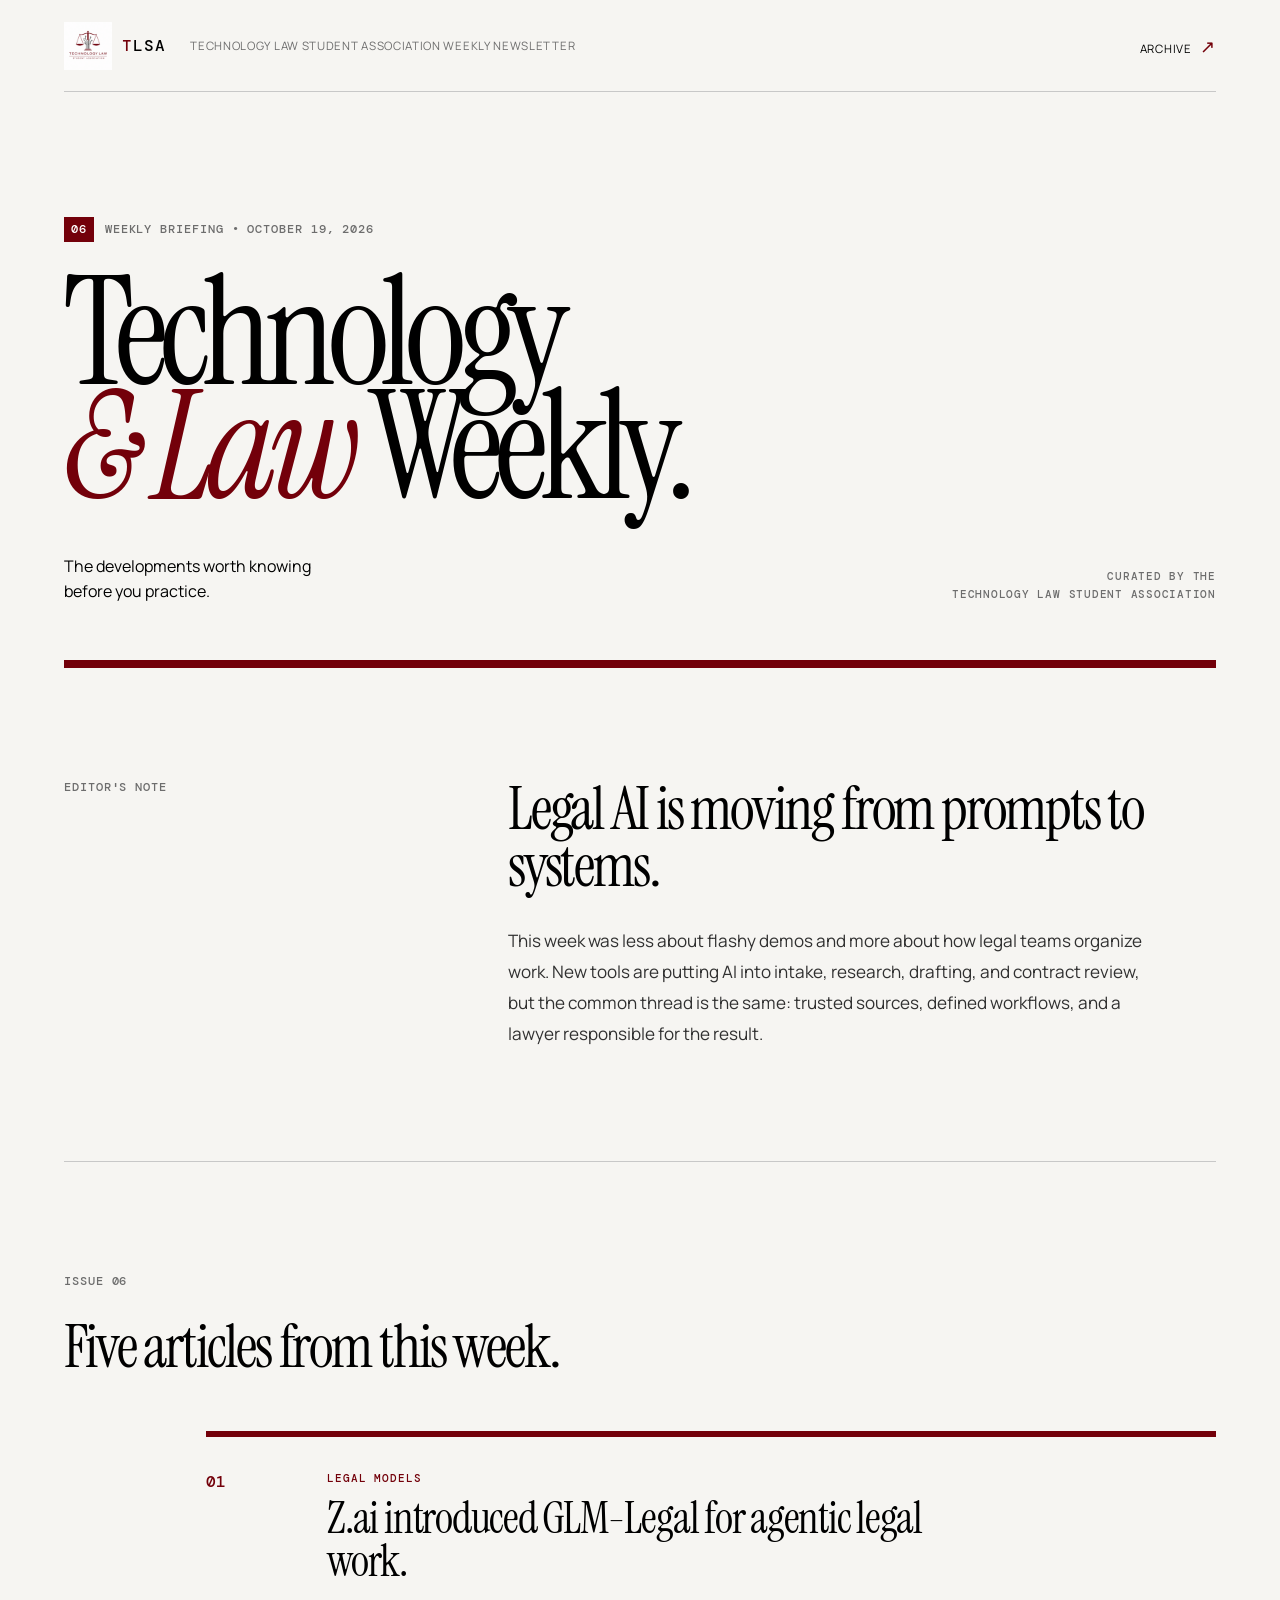
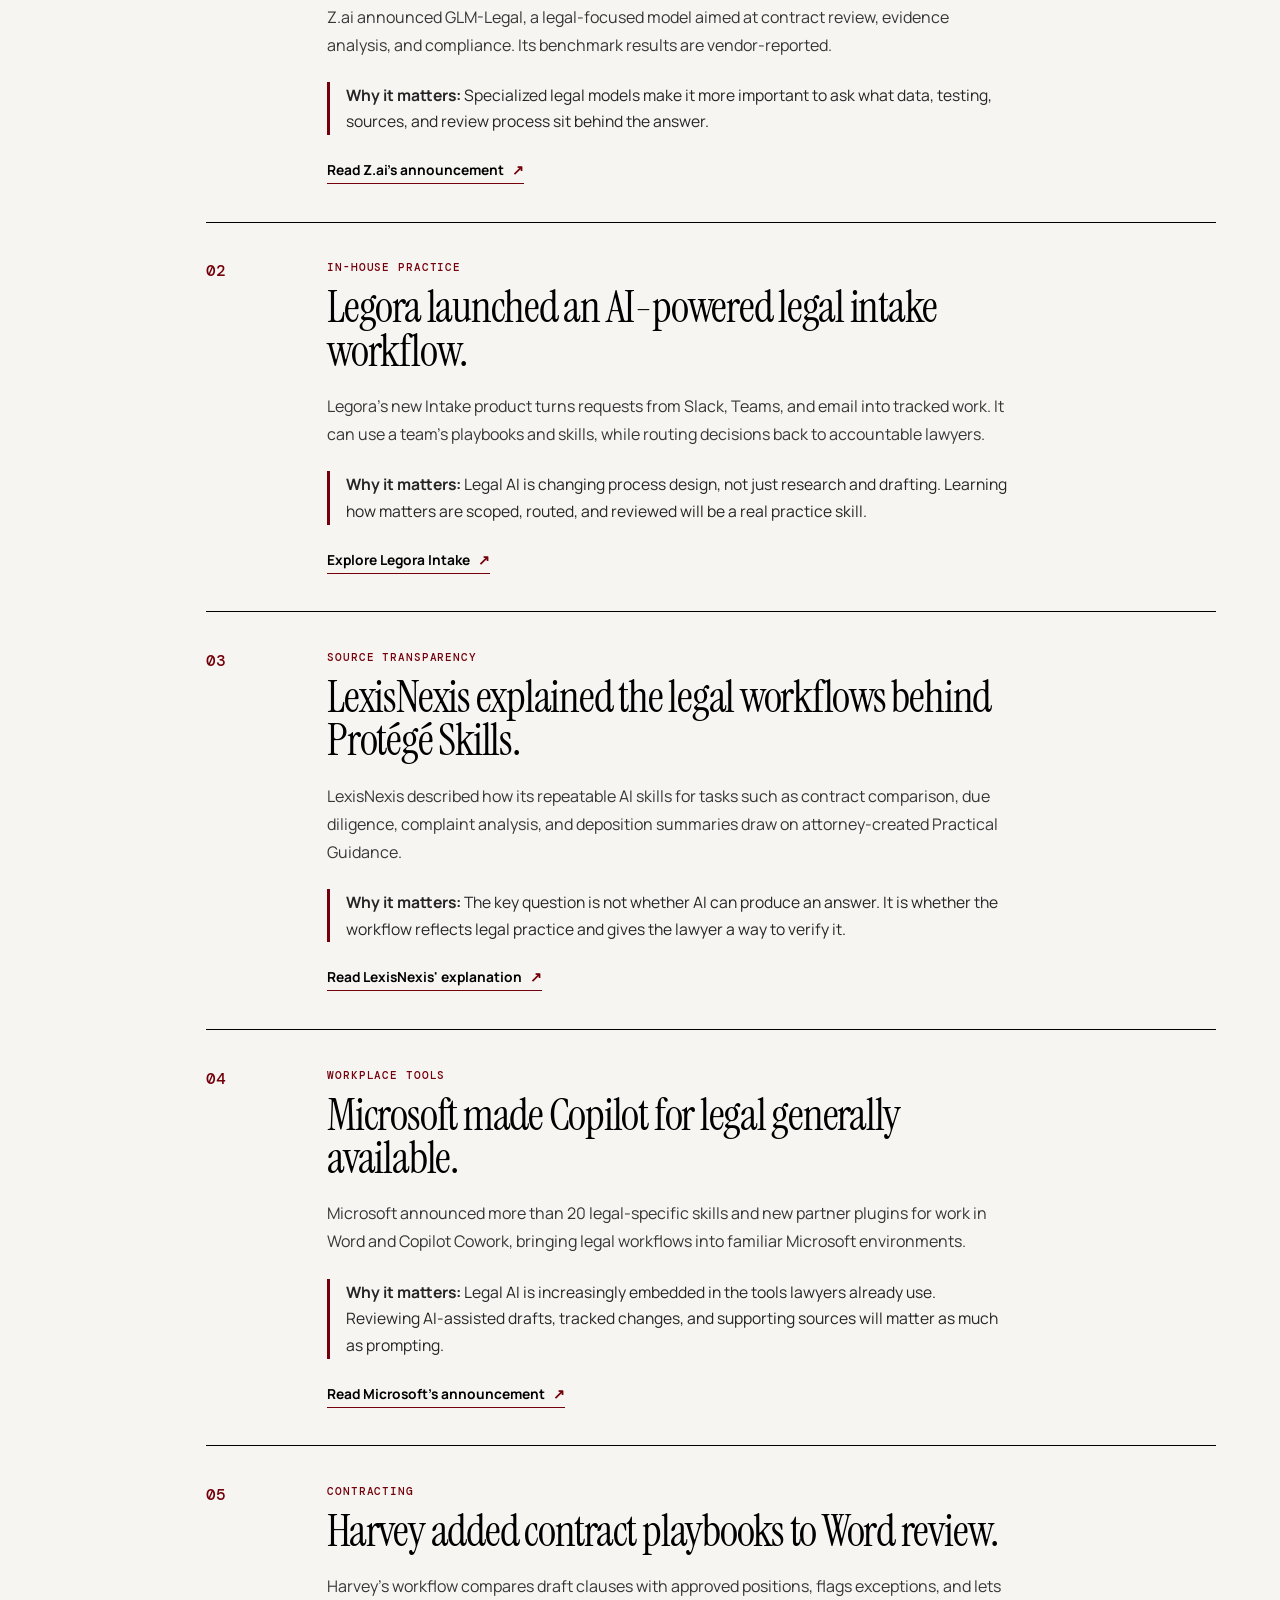
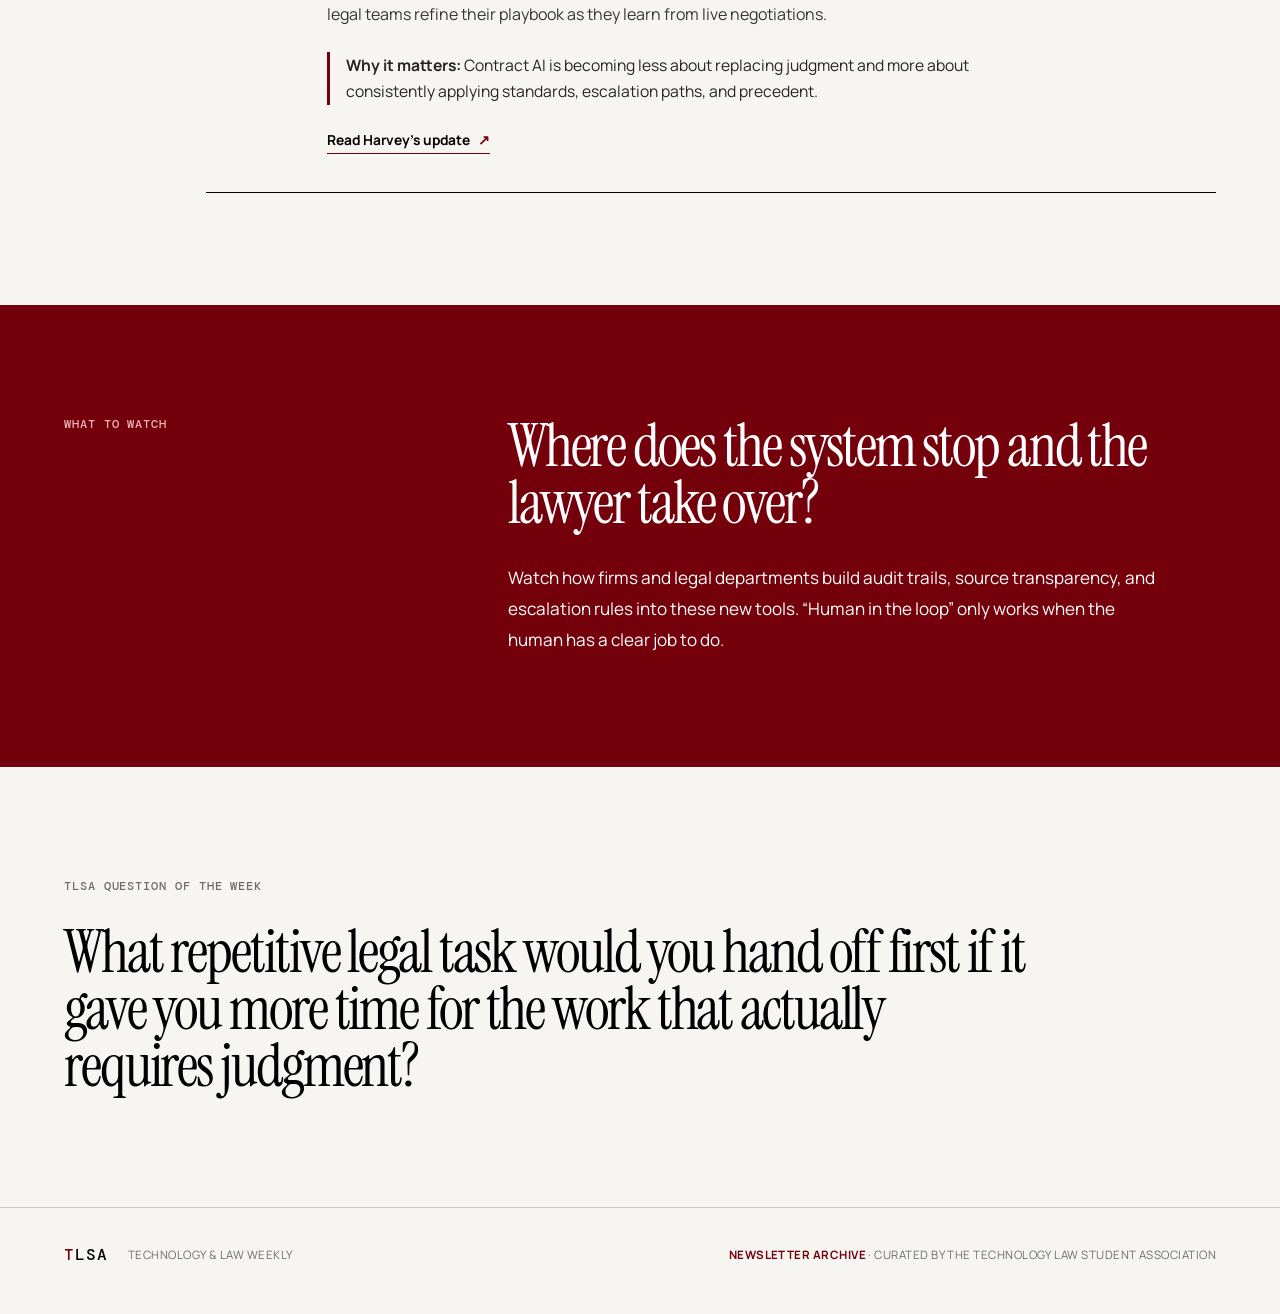
<file: issues/issue-06.html>
<!doctype html>
<html lang="en">
<head>
  <meta charset="utf-8"><meta name="viewport" content="width=device-width, initial-scale=1">
  <meta name="description" content="TLSA Technology & Law Weekly, a curated briefing on legal technology, AI, policy, and practice.">
  <title>TLSA Technology & Law Weekly | Issue 06</title>
  <link rel="icon" type="image/svg+xml" href="data:image/svg+xml,%3Csvg xmlns='http://www.w3.org/2000/svg' viewBox='0 0 64 64'%3E%3Crect width='64' height='64' rx='12' fill='%2373000a'/%3E%3Cpath d='M18 17h28v7H35v24h-7V24H18z' fill='white'/%3E%3C/svg%3E">
  <link rel="preconnect" href="https://fonts.googleapis.com"><link rel="preconnect" href="https://fonts.gstatic.com" crossorigin>
  <link href="https://fonts.googleapis.com/css2?family=DM+Mono:wght@400;500&family=Instrument+Serif:ital@0;1&family=Manrope:wght@400;500;600;700&display=swap" rel="stylesheet"><link rel="stylesheet" href="../styles.css">
</head>
<body><main>
  <nav aria-label="Primary navigation"><a class="brand" href="../index.html" aria-label="Technology Law Student Association home"><img src="../assets/tlsa-logo.png" alt="Technology Law Student Association logo"><span class="wordmark"><span>T</span>LSA</span></a><p>Technology Law Student Association Weekly Newsletter</p><a class="nav-link" href="index.html">Archive <span>↗</span></a></nav>
  <header class="hero" id="top"><div class="issue-line"><span class="issue-mark">06</span> WEEKLY BRIEFING <span>•</span> OCTOBER 19, 2026</div><h1>Technology<br><em>&amp; Law</em> Weekly.</h1><div class="hero-foot"><p>The developments worth knowing before you practice.</p><p class="curated">CURATED BY THE<br>TECHNOLOGY LAW STUDENT ASSOCIATION</p></div></header>
  <section class="editorial-note"><div class="section-label">EDITOR'S NOTE</div><div><h2>Legal AI is moving from prompts to systems.</h2><p>This week was less about flashy demos and more about how legal teams organize work. New tools are putting AI into intake, research, drafting, and contract review, but the common thread is the same: trusted sources, defined workflows, and a lawyer responsible for the result.</p></div></section>
  <section class="the-five" id="the-five"><div class="five-heading"><div class="section-label">ISSUE 06</div><h2>Five articles from this week.</h2></div>
    <article class="story story-featured"><div class="story-number">01</div><div class="story-body"><p class="eyebrow">LEGAL MODELS</p><h3>Z.ai introduced GLM-Legal for agentic legal work.</h3><p>Z.ai announced GLM-Legal, a legal-focused model aimed at contract review, evidence analysis, and compliance. Its benchmark results are vendor-reported.</p><p class="why"><strong>Why it matters:</strong> Specialized legal models make it more important to ask what data, testing, sources, and review process sit behind the answer.</p><a href="https://z.ai/blog/glm-legal" target="_blank" rel="noopener noreferrer">Read Z.ai's announcement <span>↗</span></a></div></article>
    <article class="story"><div class="story-number">02</div><div class="story-body"><p class="eyebrow">IN-HOUSE PRACTICE</p><h3>Legora launched an AI-powered legal intake workflow.</h3><p>Legora's new Intake product turns requests from Slack, Teams, and email into tracked work. It can use a team's playbooks and skills, while routing decisions back to accountable lawyers.</p><p class="why"><strong>Why it matters:</strong> Legal AI is changing process design, not just research and drafting. Learning how matters are scoped, routed, and reviewed will be a real practice skill.</p><a href="https://legora.com/product/intake" target="_blank" rel="noopener noreferrer">Explore Legora Intake <span>↗</span></a></div></article>
    <article class="story"><div class="story-number">03</div><div class="story-body"><p class="eyebrow">SOURCE TRANSPARENCY</p><h3>LexisNexis explained the legal workflows behind Protégé Skills.</h3><p>LexisNexis described how its repeatable AI skills for tasks such as contract comparison, due diligence, complaint analysis, and deposition summaries draw on attorney-created Practical Guidance.</p><p class="why"><strong>Why it matters:</strong> The key question is not whether AI can produce an answer. It is whether the workflow reflects legal practice and gives the lawyer a way to verify it.</p><a href="https://www.lexisnexis.com/community/insights/legal/b/practical-guidance/posts/are-prebuilt-legal-ai-skills-reliable" target="_blank" rel="noopener noreferrer">Read LexisNexis' explanation <span>↗</span></a></div></article>
    <article class="story"><div class="story-number">04</div><div class="story-body"><p class="eyebrow">WORKPLACE TOOLS</p><h3>Microsoft made Copilot for legal generally available.</h3><p>Microsoft announced more than 20 legal-specific skills and new partner plugins for work in Word and Copilot Cowork, bringing legal workflows into familiar Microsoft environments.</p><p class="why"><strong>Why it matters:</strong> Legal AI is increasingly embedded in the tools lawyers already use. Reviewing AI-assisted drafts, tracked changes, and supporting sources will matter as much as prompting.</p><a href="https://techcommunity.microsoft.com/blog/microsoft-copilot-blog/introducing-microsoft-copilot-for-legal/4564246" target="_blank" rel="noopener noreferrer">Read Microsoft's announcement <span>↗</span></a></div></article>
    <article class="story"><div class="story-number">05</div><div class="story-body"><p class="eyebrow">CONTRACTING</p><h3>Harvey added contract playbooks to Word review.</h3><p>Harvey's workflow compares draft clauses with approved positions, flags exceptions, and lets legal teams refine their playbook as they learn from live negotiations.</p><p class="why"><strong>Why it matters:</strong> Contract AI is becoming less about replacing judgment and more about consistently applying standards, escalation paths, and precedent.</p><a href="https://www.harvey.ai/blog/contract-playbook" target="_blank" rel="noopener noreferrer">Read Harvey's update <span>↗</span></a></div></article>
  </section>
  <section class="watch"><div class="section-label">WHAT TO WATCH</div><div><h2>Where does the system stop and the lawyer take over?</h2><p>Watch how firms and legal departments build audit trails, source transparency, and escalation rules into these new tools. “Human in the loop” only works when the human has a clear job to do.</p></div></section>
  <section class="question"><div class="section-label">TLSA QUESTION OF THE WEEK</div><h2>What repetitive legal task would you hand off first if it gave you more time for the work that actually requires judgment?</h2></section>
</main><footer><a class="wordmark" href="../index.html"><span>T</span>LSA</a><p>Technology &amp; Law Weekly</p><p><a href="index.html">Newsletter Archive</a> · Curated by the Technology Law Student Association</p></footer></body></html>
</file>
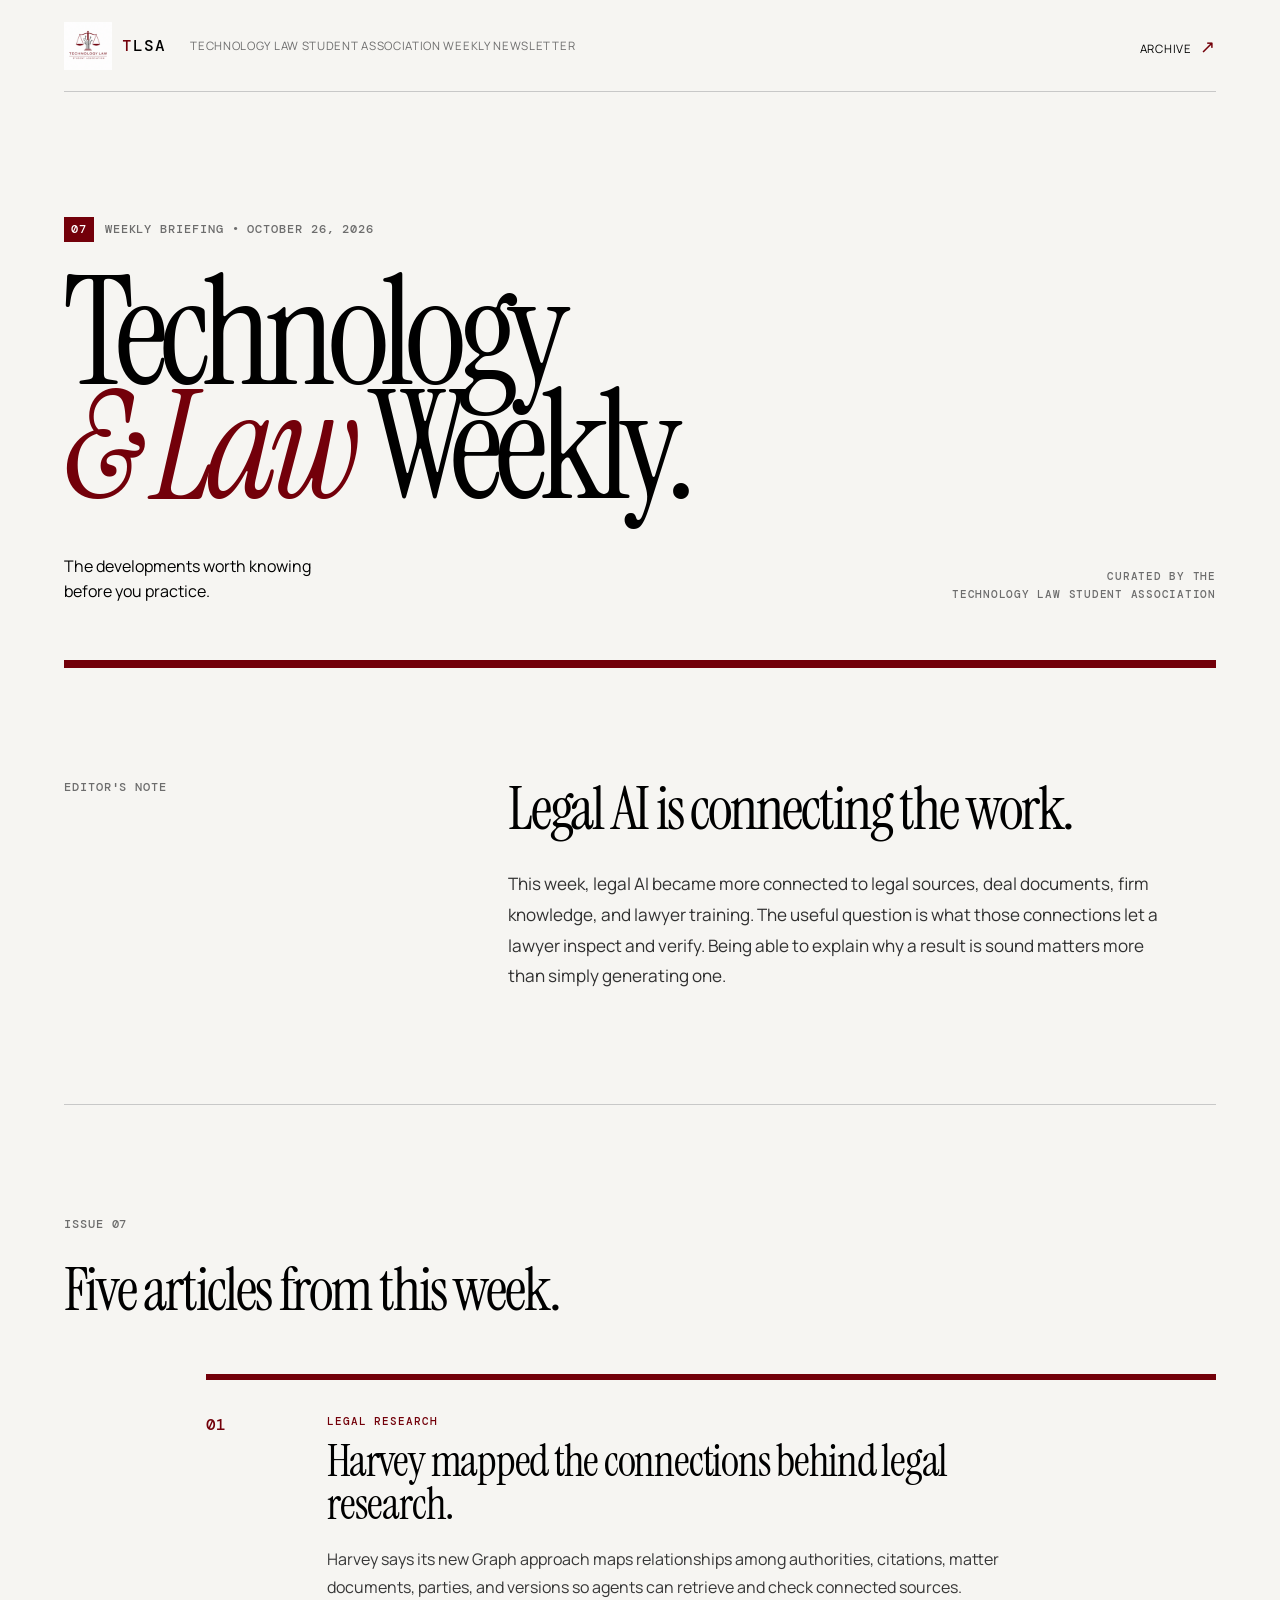
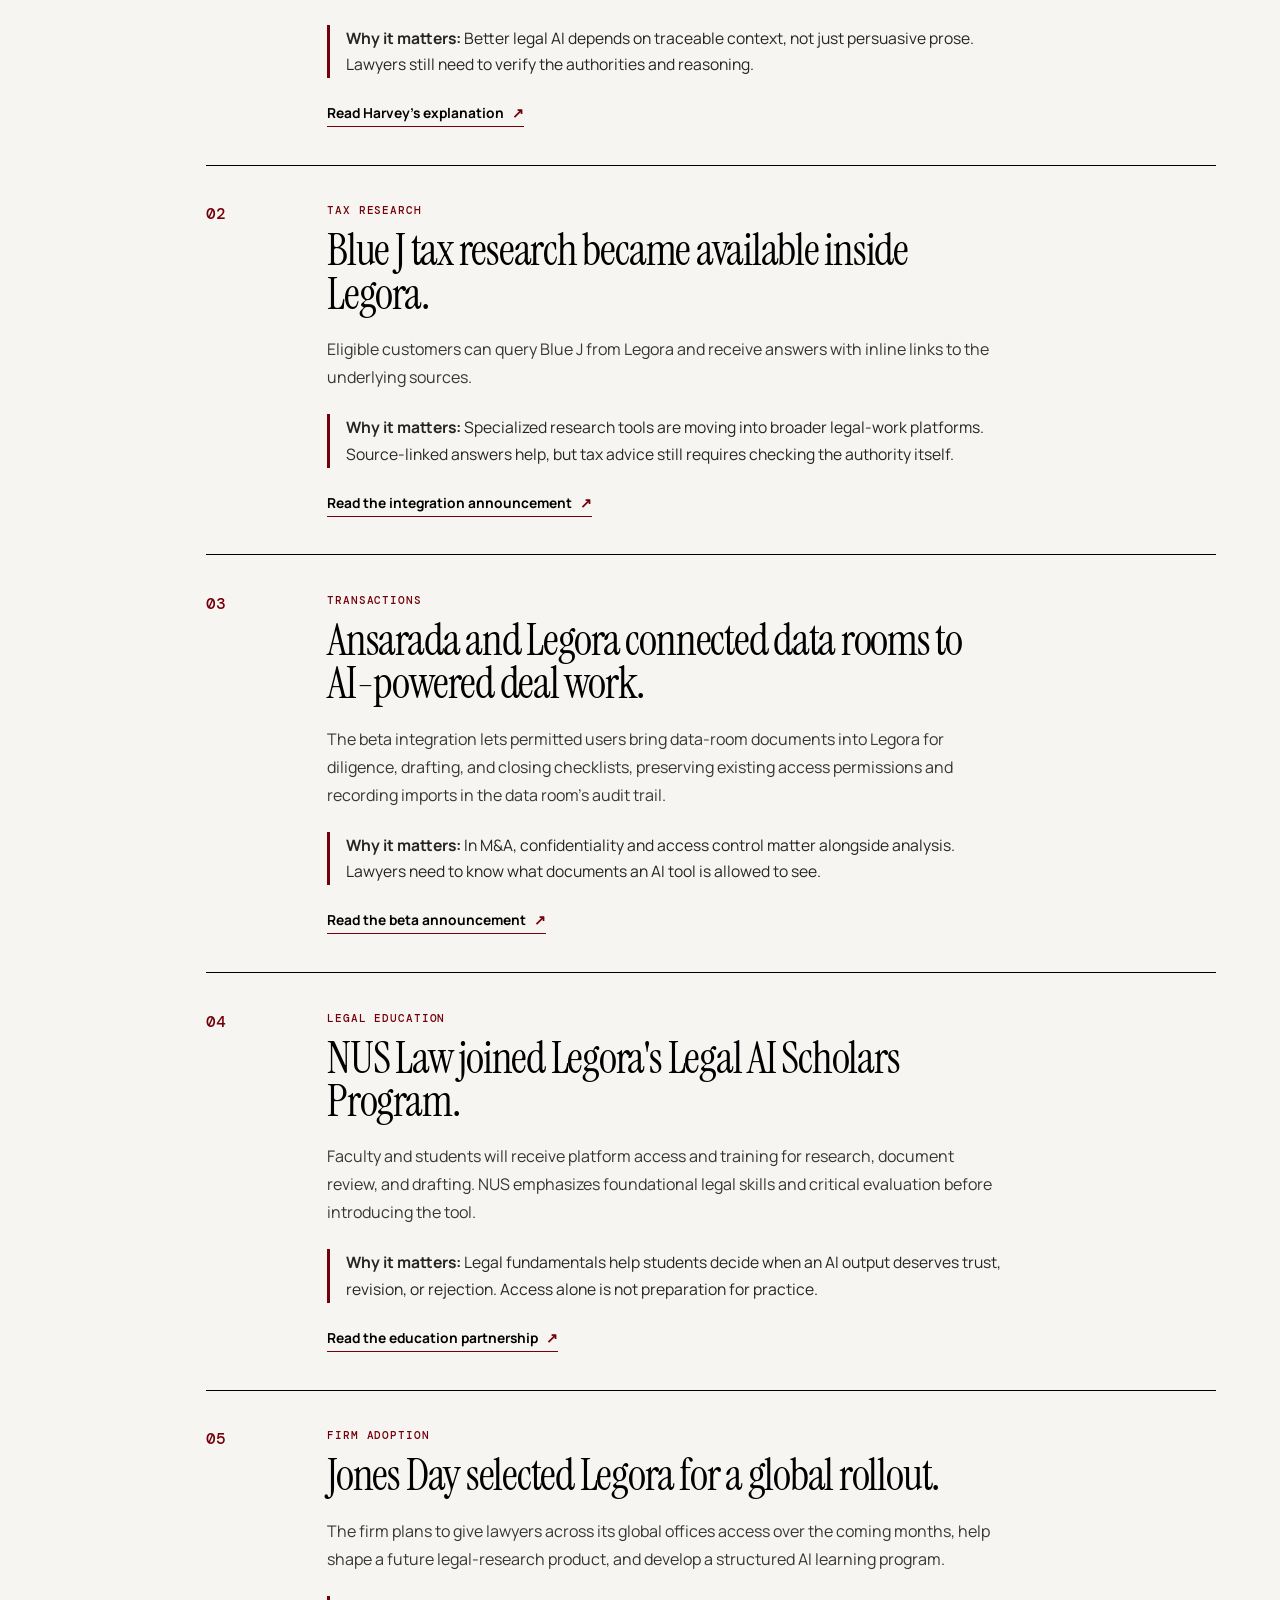
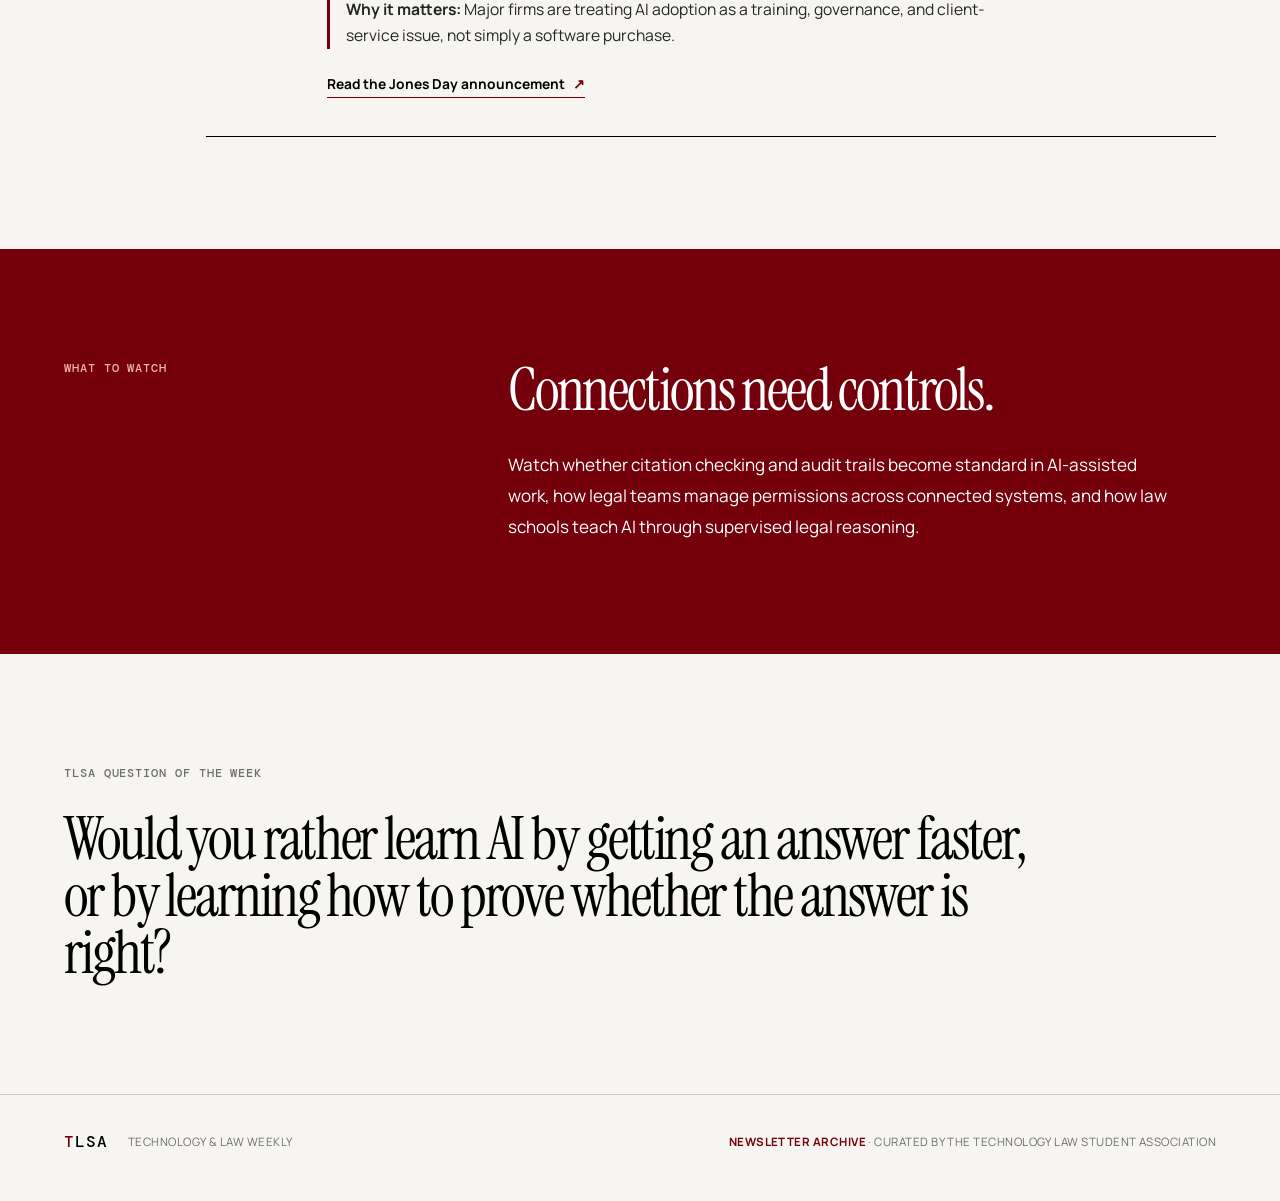
<file: issues/issue-07.html>
<!doctype html>
<html lang="en">
<head>
  <meta charset="utf-8"><meta name="viewport" content="width=device-width, initial-scale=1">
  <meta name="description" content="TLSA Technology & Law Weekly, a curated briefing on legal technology, AI, policy, and practice.">
  <title>TLSA Technology & Law Weekly | Issue 07</title>
  <link rel="icon" type="image/svg+xml" href="data:image/svg+xml,%3Csvg xmlns='http://www.w3.org/2000/svg' viewBox='0 0 64 64'%3E%3Crect width='64' height='64' rx='12' fill='%2373000a'/%3E%3Cpath d='M18 17h28v7H35v24h-7V24H18z' fill='white'/%3E%3C/svg%3E">
  <link rel="preconnect" href="https://fonts.googleapis.com"><link rel="preconnect" href="https://fonts.gstatic.com" crossorigin>
  <link href="https://fonts.googleapis.com/css2?family=DM+Mono:wght@400;500&family=Instrument+Serif:ital@0;1&family=Manrope:wght@400;500;600;700&display=swap" rel="stylesheet"><link rel="stylesheet" href="../styles.css">
</head>
<body><main>
  <nav aria-label="Primary navigation"><a class="brand" href="../index.html" aria-label="Technology Law Student Association home"><img src="../assets/tlsa-logo.png" alt="Technology Law Student Association logo"><span class="wordmark"><span>T</span>LSA</span></a><p>Technology Law Student Association Weekly Newsletter</p><a class="nav-link" href="index.html">Archive <span>↗</span></a></nav>
  <header class="hero" id="top"><div class="issue-line"><span class="issue-mark">07</span> WEEKLY BRIEFING <span>•</span> OCTOBER 26, 2026</div><h1>Technology<br><em>&amp; Law</em> Weekly.</h1><div class="hero-foot"><p>The developments worth knowing before you practice.</p><p class="curated">CURATED BY THE<br>TECHNOLOGY LAW STUDENT ASSOCIATION</p></div></header>
  <section class="editorial-note"><div class="section-label">EDITOR'S NOTE</div><div><h2>Legal AI is connecting the work.</h2><p>This week, legal AI became more connected to legal sources, deal documents, firm knowledge, and lawyer training. The useful question is what those connections let a lawyer inspect and verify. Being able to explain why a result is sound matters more than simply generating one.</p></div></section>
  <section class="the-five" id="the-five"><div class="five-heading"><div class="section-label">ISSUE 07</div><h2>Five articles from this week.</h2></div><article class="story story-featured"><div class="story-number">01</div><div class="story-body"><p class="eyebrow">LEGAL RESEARCH</p><h3>Harvey mapped the connections behind legal research.</h3><p>Harvey says its new Graph approach maps relationships among authorities, citations, matter documents, parties, and versions so agents can retrieve and check connected sources.</p><p class="why"><strong>Why it matters:</strong> Better legal AI depends on traceable context, not just persuasive prose. Lawyers still need to verify the authorities and reasoning.</p><a href="https://www.harvey.ai/blog/improving-agent-accuracy-with-harvey-graph" target="_blank" rel="noopener noreferrer">Read Harvey's explanation <span>↗</span></a></div></article>
<article class="story"><div class="story-number">02</div><div class="story-body"><p class="eyebrow">TAX RESEARCH</p><h3>Blue J tax research became available inside Legora.</h3><p>Eligible customers can query Blue J from Legora and receive answers with inline links to the underlying sources.</p><p class="why"><strong>Why it matters:</strong> Specialized research tools are moving into broader legal-work platforms. Source-linked answers help, but tax advice still requires checking the authority itself.</p><a href="https://legora.com/newsroom/blue-j%E2%80%99s-tax-research-is-now-available-in-legora-with-cited-answers-inside-the-platform-where-legal-work-happens" target="_blank" rel="noopener noreferrer">Read the integration announcement <span>↗</span></a></div></article>
<article class="story"><div class="story-number">03</div><div class="story-body"><p class="eyebrow">TRANSACTIONS</p><h3>Ansarada and Legora connected data rooms to AI-powered deal work.</h3><p>The beta integration lets permitted users bring data-room documents into Legora for diligence, drafting, and closing checklists, preserving existing access permissions and recording imports in the data room's audit trail.</p><p class="why"><strong>Why it matters:</strong> In M&A, confidentiality and access control matter alongside analysis. Lawyers need to know what documents an AI tool is allowed to see.</p><a href="https://legora.com/newsroom/ansarada-and-legora-integrate-to-bring-data-room-documents-directly-into-ai-powered-deal-work" target="_blank" rel="noopener noreferrer">Read the beta announcement <span>↗</span></a></div></article>
<article class="story"><div class="story-number">04</div><div class="story-body"><p class="eyebrow">LEGAL EDUCATION</p><h3>NUS Law joined Legora's Legal AI Scholars Program.</h3><p>Faculty and students will receive platform access and training for research, document review, and drafting. NUS emphasizes foundational legal skills and critical evaluation before introducing the tool.</p><p class="why"><strong>Why it matters:</strong> Legal fundamentals help students decide when an AI output deserves trust, revision, or rejection. Access alone is not preparation for practice.</p><a href="https://legora.com/newsroom/national-university-of-singapore-faculty-of-law-joins-legora-s-legal-ai-scholars-program" target="_blank" rel="noopener noreferrer">Read the education partnership <span>↗</span></a></div></article>
<article class="story"><div class="story-number">05</div><div class="story-body"><p class="eyebrow">FIRM ADOPTION</p><h3>Jones Day selected Legora for a global rollout.</h3><p>The firm plans to give lawyers across its global offices access over the coming months, help shape a future legal-research product, and develop a structured AI learning program.</p><p class="why"><strong>Why it matters:</strong> Major firms are treating AI adoption as a training, governance, and client-service issue, not simply a software purchase.</p><a href="https://legora.com/newsroom/jones-day-selects-legora-as-strategic-ai-partner-rolling-out-platform-firm-wide-to-2-500-lawyers-globally" target="_blank" rel="noopener noreferrer">Read the Jones Day announcement <span>↗</span></a></div></article></section>
  <section class="watch"><div class="section-label">WHAT TO WATCH</div><div><h2>Connections need controls.</h2><p>Watch whether citation checking and audit trails become standard in AI-assisted work, how legal teams manage permissions across connected systems, and how law schools teach AI through supervised legal reasoning.</p></div></section>
  <section class="question"><div class="section-label">TLSA QUESTION OF THE WEEK</div><h2>Would you rather learn AI by getting an answer faster, or by learning how to prove whether the answer is right?</h2></section>
</main><footer><a class="wordmark" href="../index.html"><span>T</span>LSA</a><p>Technology &amp; Law Weekly</p><p><a href="index.html">Newsletter Archive</a> · Curated by the Technology Law Student Association</p></footer></body></html>
</file>
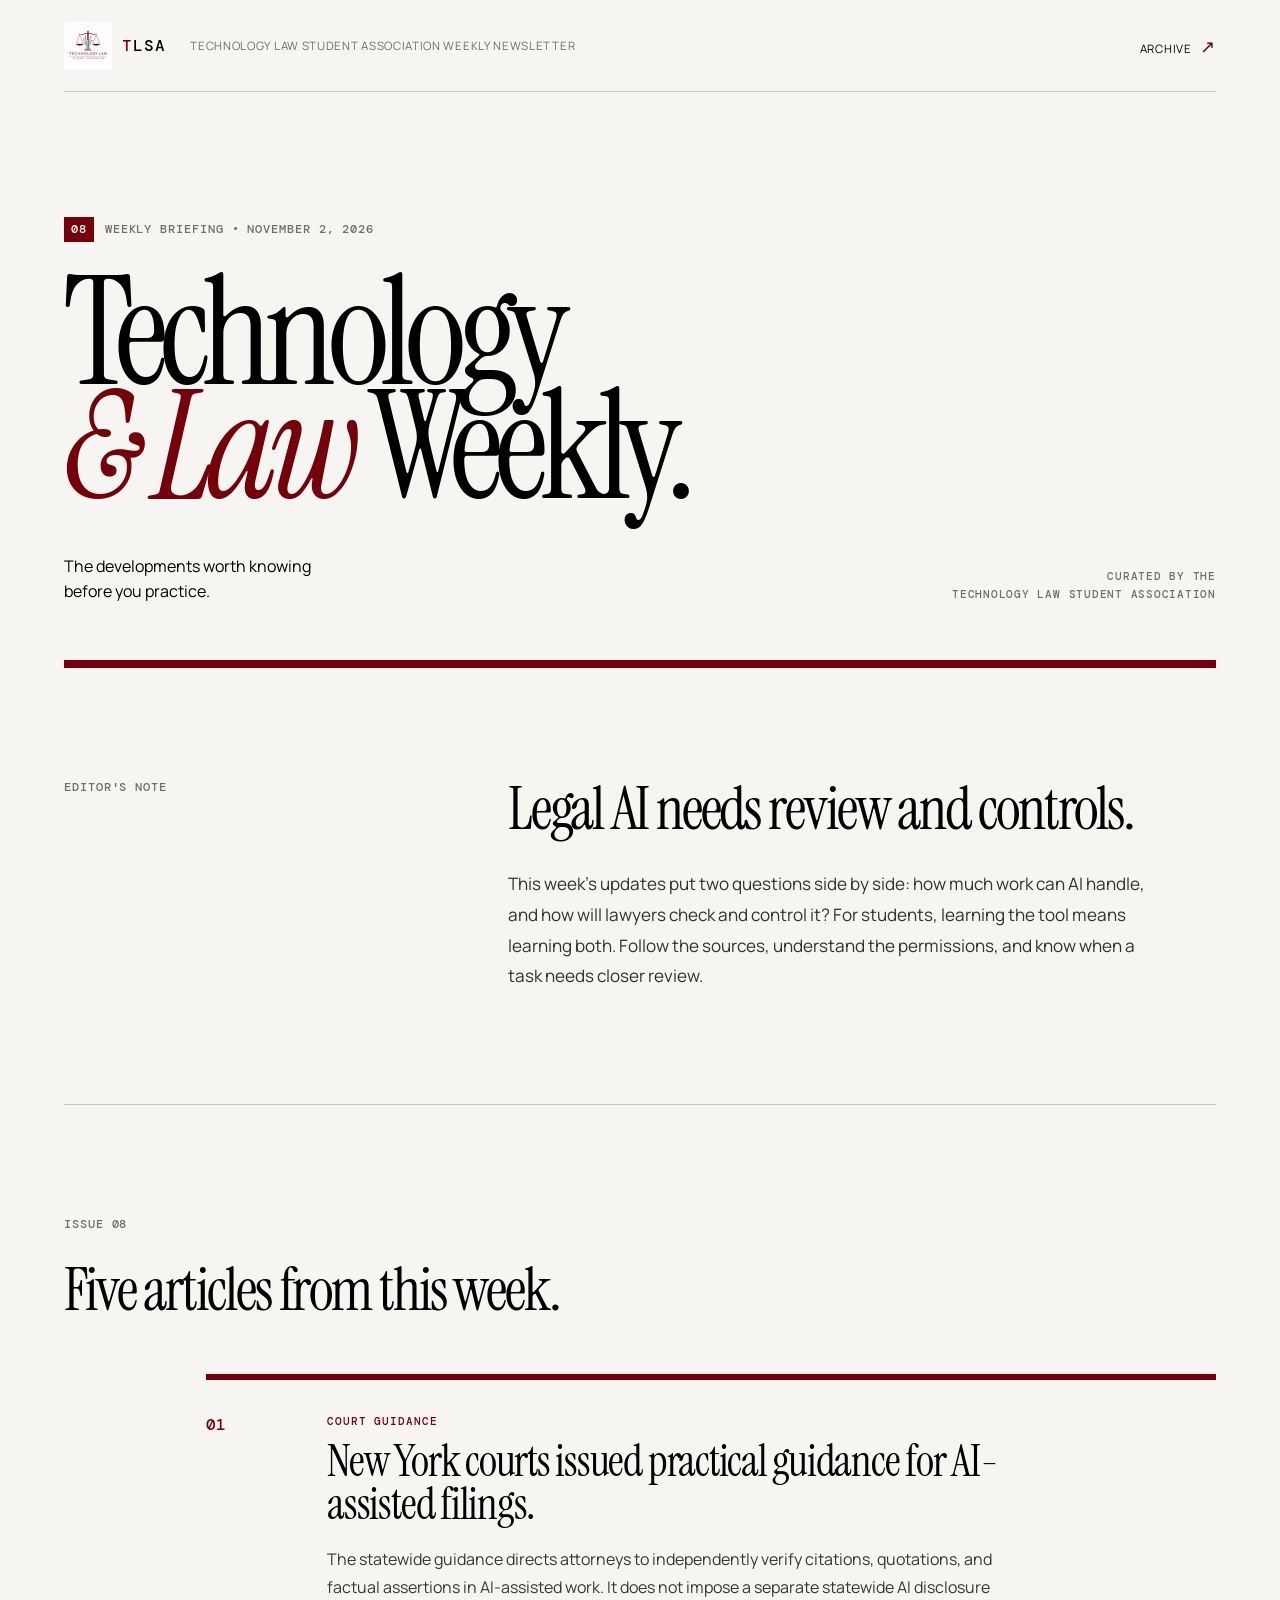
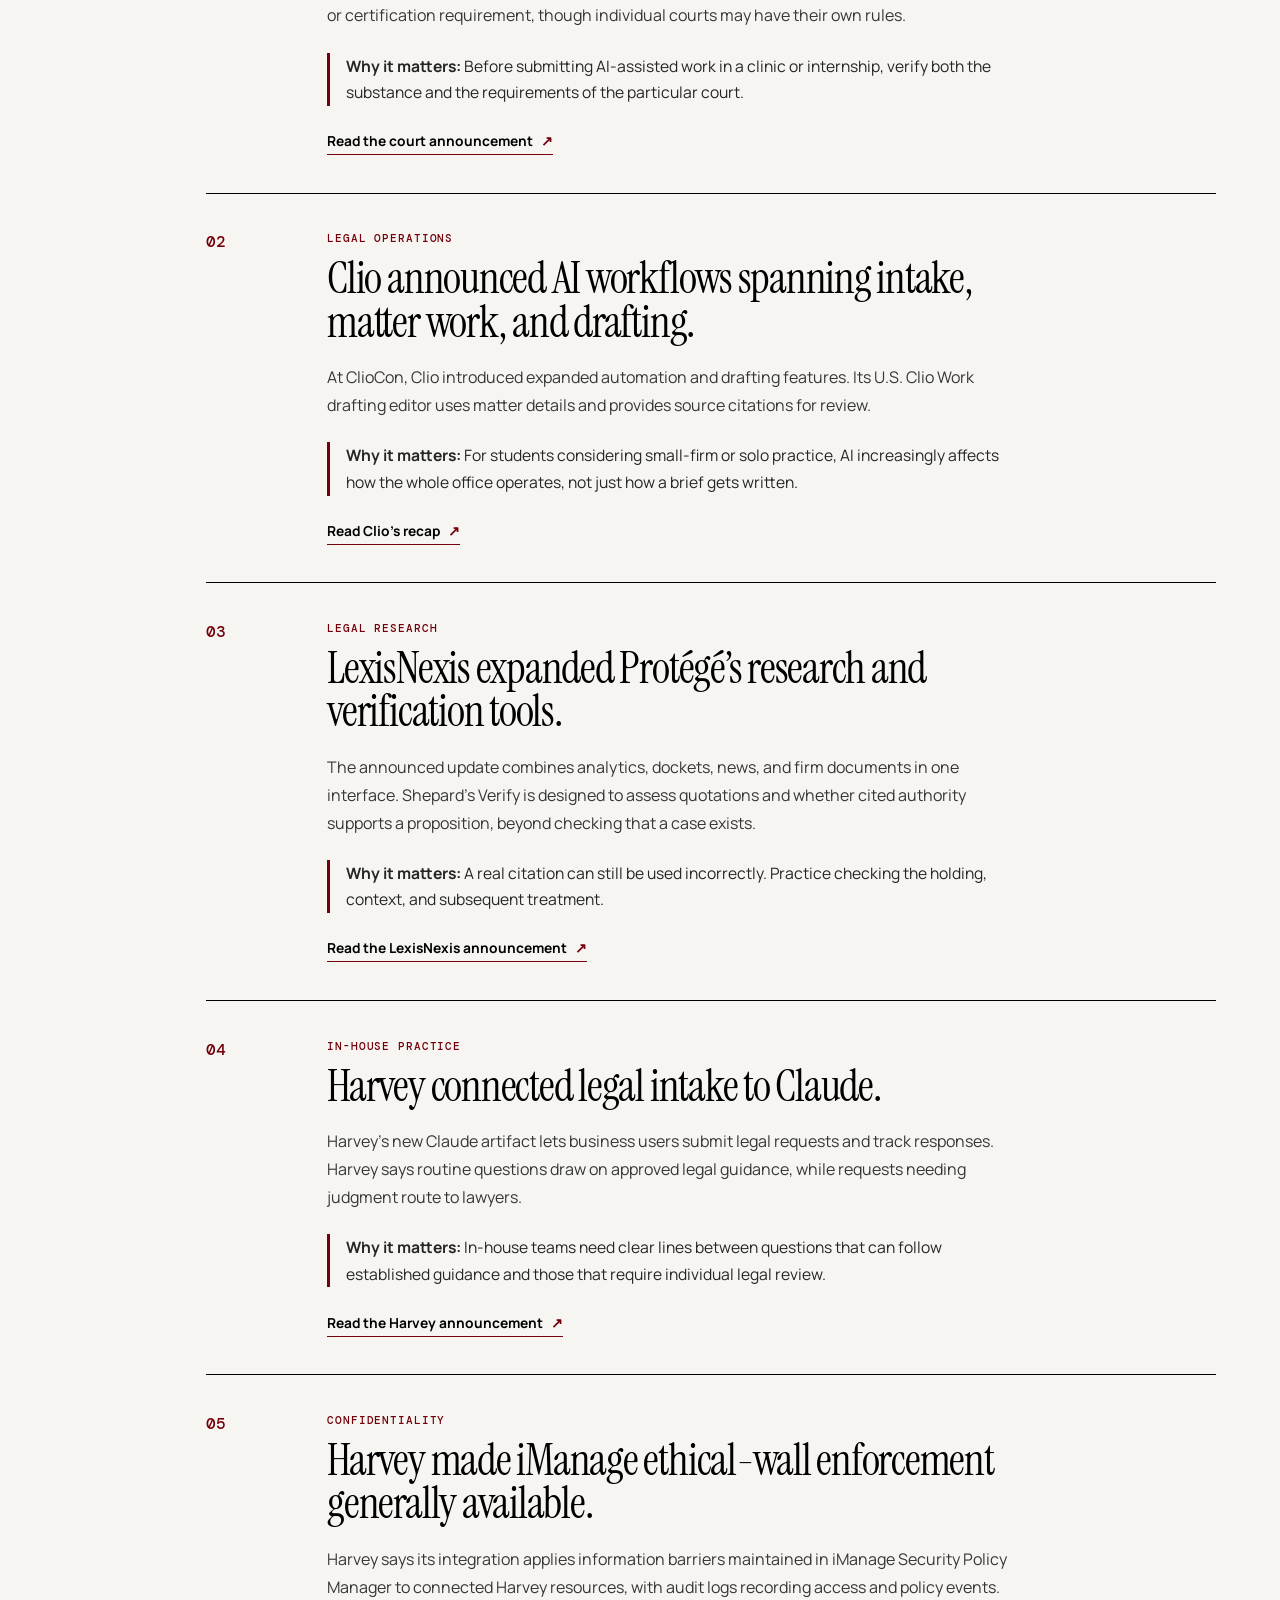
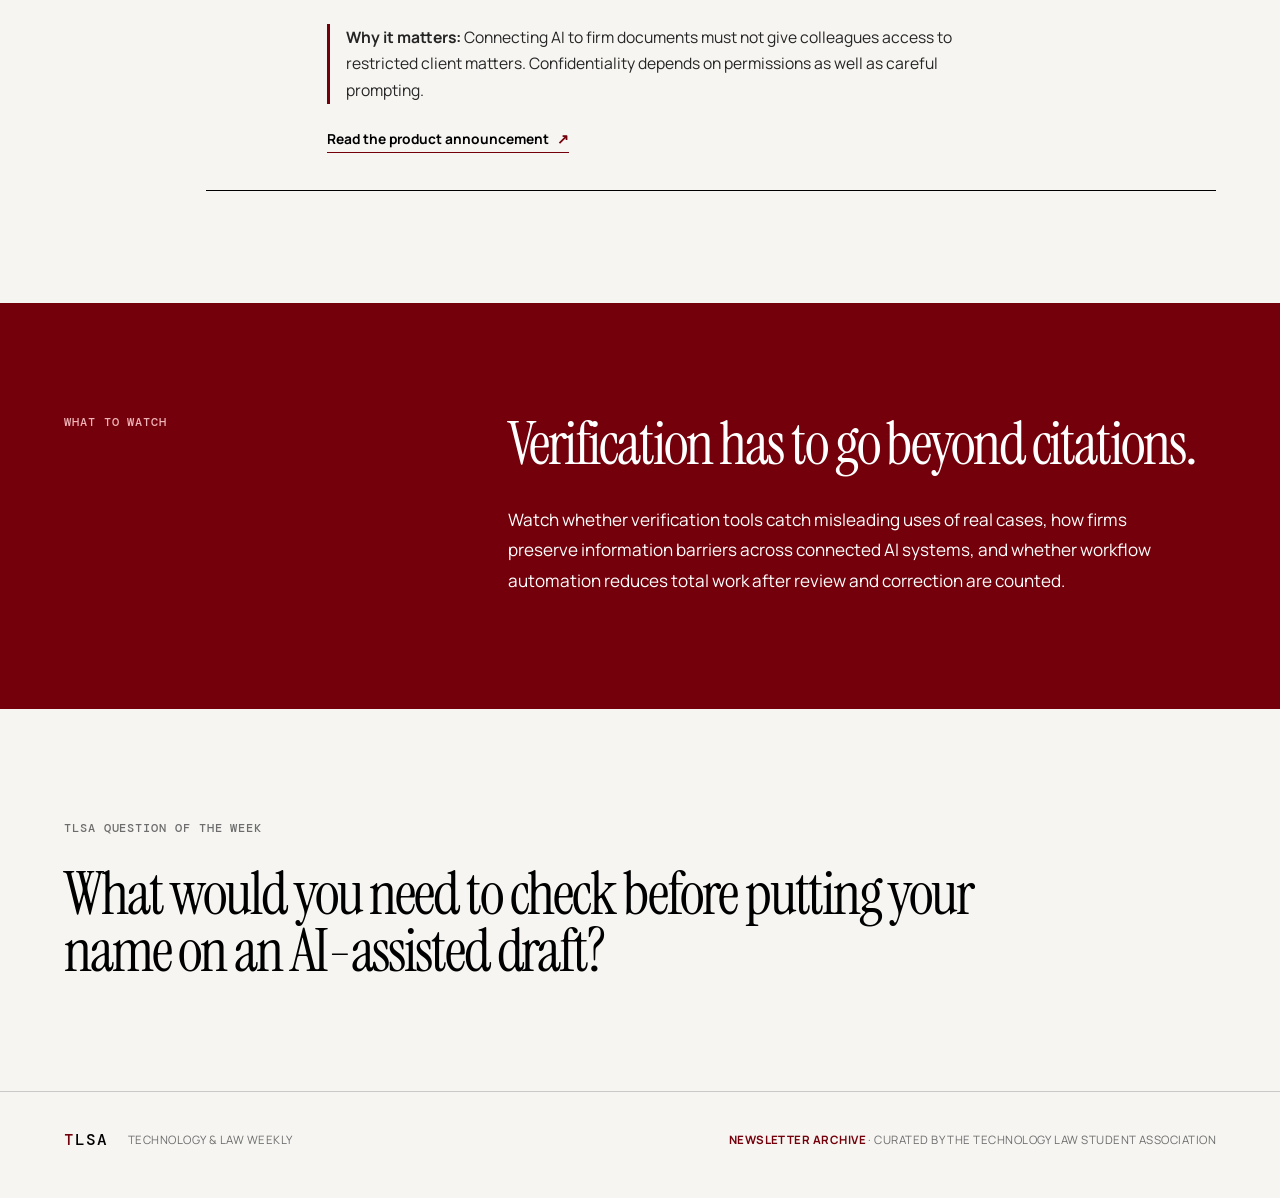
<file: issues/issue-08.html>
<!doctype html>
<html lang="en">
<head>
  <meta charset="utf-8"><meta name="viewport" content="width=device-width, initial-scale=1">
  <meta name="description" content="TLSA Technology & Law Weekly, a curated briefing on legal technology, AI, policy, and practice.">
  <title>TLSA Technology & Law Weekly | Issue 08</title>
  <link rel="icon" type="image/svg+xml" href="data:image/svg+xml,%3Csvg xmlns='http://www.w3.org/2000/svg' viewBox='0 0 64 64'%3E%3Crect width='64' height='64' rx='12' fill='%2373000a'/%3E%3Cpath d='M18 17h28v7H35v24h-7V24H18z' fill='white'/%3E%3C/svg%3E">
  <link rel="preconnect" href="https://fonts.googleapis.com"><link rel="preconnect" href="https://fonts.gstatic.com" crossorigin>
  <link href="https://fonts.googleapis.com/css2?family=DM+Mono:wght@400;500&family=Instrument+Serif:ital@0;1&family=Manrope:wght@400;500;600;700&display=swap" rel="stylesheet"><link rel="stylesheet" href="../styles.css">
</head>
<body><main>
  <nav aria-label="Primary navigation"><a class="brand" href="../index.html" aria-label="Technology Law Student Association home"><img src="../assets/tlsa-logo.png" alt="Technology Law Student Association logo"><span class="wordmark"><span>T</span>LSA</span></a><p>Technology Law Student Association Weekly Newsletter</p><a class="nav-link" href="index.html">Archive <span>↗</span></a></nav>
  <header class="hero" id="top"><div class="issue-line"><span class="issue-mark">08</span> WEEKLY BRIEFING <span>•</span> NOVEMBER 2, 2026</div><h1>Technology<br><em>&amp; Law</em> Weekly.</h1><div class="hero-foot"><p>The developments worth knowing before you practice.</p><p class="curated">CURATED BY THE<br>TECHNOLOGY LAW STUDENT ASSOCIATION</p></div></header>
  <section class="editorial-note"><div class="section-label">EDITOR'S NOTE</div><div><h2>Legal AI needs review and controls.</h2><p>This week’s updates put two questions side by side: how much work can AI handle, and how will lawyers check and control it? For students, learning the tool means learning both. Follow the sources, understand the permissions, and know when a task needs closer review.</p></div></section>
  <section class="the-five" id="the-five"><div class="five-heading"><div class="section-label">ISSUE 08</div><h2>Five articles from this week.</h2></div><article class="story story-featured"><div class="story-number">01</div><div class="story-body"><p class="eyebrow">COURT GUIDANCE</p><h3>New York courts issued practical guidance for AI-assisted filings.</h3><p>The statewide guidance directs attorneys to independently verify citations, quotations, and factual assertions in AI-assisted work. It does not impose a separate statewide AI disclosure or certification requirement, though individual courts may have their own rules.</p><p class="why"><strong>Why it matters:</strong> Before submitting AI-assisted work in a clinic or internship, verify both the substance and the requirements of the particular court.</p><a href="https://webfiles.nycourts.gov/public/2026-10/pr26_18.pdf" target="_blank" rel="noopener noreferrer">Read the court announcement <span>↗</span></a></div></article>
<article class="story"><div class="story-number">02</div><div class="story-body"><p class="eyebrow">LEGAL OPERATIONS</p><h3>Clio announced AI workflows spanning intake, matter work, and drafting.</h3><p>At ClioCon, Clio introduced expanded automation and drafting features. Its U.S. Clio Work drafting editor uses matter details and provides source citations for review.</p><p class="why"><strong>Why it matters:</strong> For students considering small-firm or solo practice, AI increasingly affects how the whole office operates, not just how a brief gets written.</p><a href="https://www.clio.com/blog/cliocon-2026-highlights/" target="_blank" rel="noopener noreferrer">Read Clio’s recap <span>↗</span></a></div></article>
<article class="story"><div class="story-number">03</div><div class="story-body"><p class="eyebrow">LEGAL RESEARCH</p><h3>LexisNexis expanded Protégé’s research and verification tools.</h3><p>The announced update combines analytics, dockets, news, and firm documents in one interface. Shepard’s Verify is designed to assess quotations and whether cited authority supports a proposition, beyond checking that a case exists.</p><p class="why"><strong>Why it matters:</strong> A real citation can still be used incorrectly. Practice checking the holding, context, and subsequent treatment.</p><a href="https://www.lexisnexis.com/community/pressroom/b/news/posts/as-lawyers-face-ai-switching-overload-lexis-with-protege-redefines-integrated-verified-legal-work-in-a-single-prompt-box" target="_blank" rel="noopener noreferrer">Read the LexisNexis announcement <span>↗</span></a></div></article>
<article class="story"><div class="story-number">04</div><div class="story-body"><p class="eyebrow">IN-HOUSE PRACTICE</p><h3>Harvey connected legal intake to Claude.</h3><p>Harvey’s new Claude artifact lets business users submit legal requests and track responses. Harvey says routine questions draw on approved legal guidance, while requests needing judgment route to lawyers.</p><p class="why"><strong>Why it matters:</strong> In-house teams need clear lines between questions that can follow established guidance and those that require individual legal review.</p><a href="https://www.harvey.ai/blog/harvey-intake-claude-for-legal-artifact" target="_blank" rel="noopener noreferrer">Read the Harvey announcement <span>↗</span></a></div></article>
<article class="story"><div class="story-number">05</div><div class="story-body"><p class="eyebrow">CONFIDENTIALITY</p><h3>Harvey made iManage ethical-wall enforcement generally available.</h3><p>Harvey says its integration applies information barriers maintained in iManage Security Policy Manager to connected Harvey resources, with audit logs recording access and policy events.</p><p class="why"><strong>Why it matters:</strong> Connecting AI to firm documents must not give colleagues access to restricted client matters. Confidentiality depends on permissions as well as careful prompting.</p><a href="https://www.harvey.ai/blog/ethical-walls-harvey-imanage" target="_blank" rel="noopener noreferrer">Read the product announcement <span>↗</span></a></div></article></section>
  <section class="watch"><div class="section-label">WHAT TO WATCH</div><div><h2>Verification has to go beyond citations.</h2><p>Watch whether verification tools catch misleading uses of real cases, how firms preserve information barriers across connected AI systems, and whether workflow automation reduces total work after review and correction are counted.</p></div></section>
  <section class="question"><div class="section-label">TLSA QUESTION OF THE WEEK</div><h2>What would you need to check before putting your name on an AI-assisted draft?</h2></section>
</main><footer><a class="wordmark" href="../index.html"><span>T</span>LSA</a><p>Technology &amp; Law Weekly</p><p><a href="index.html">Newsletter Archive</a> · Curated by the Technology Law Student Association</p></footer></body></html>
</file>
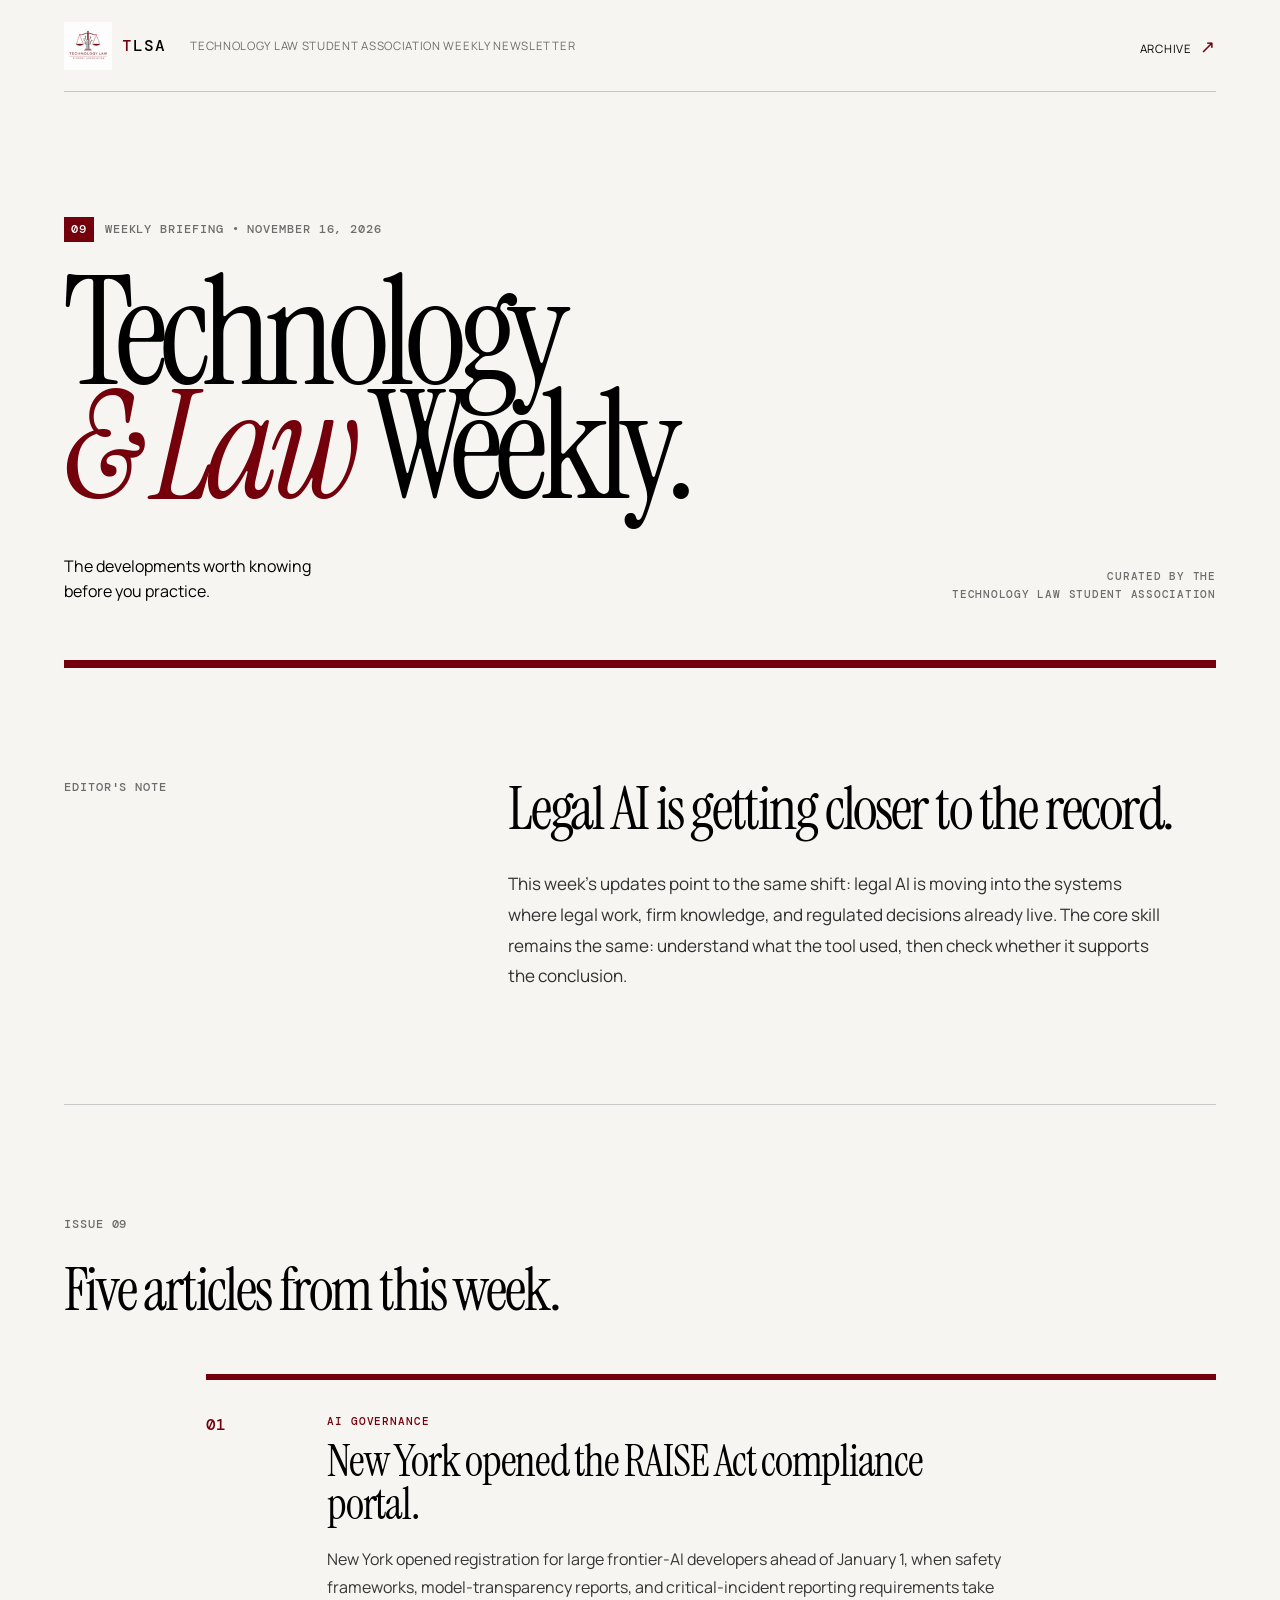
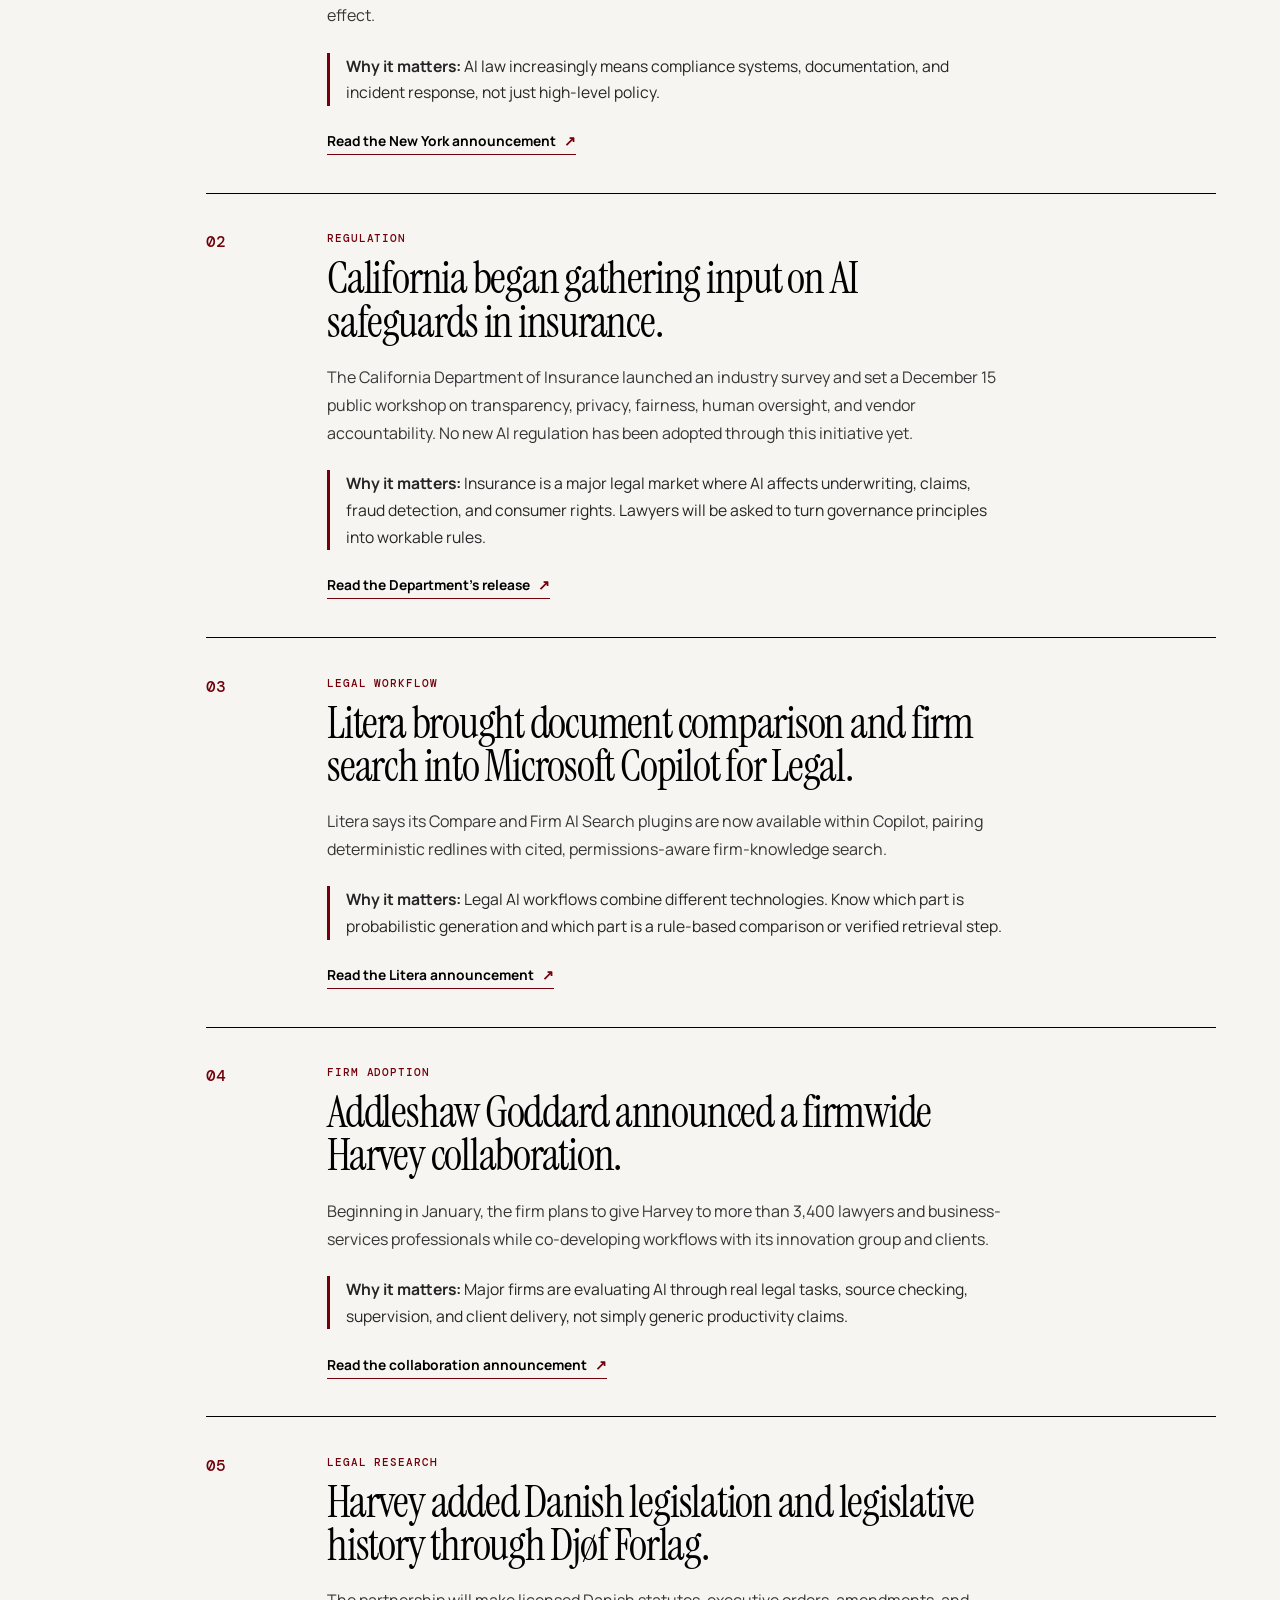
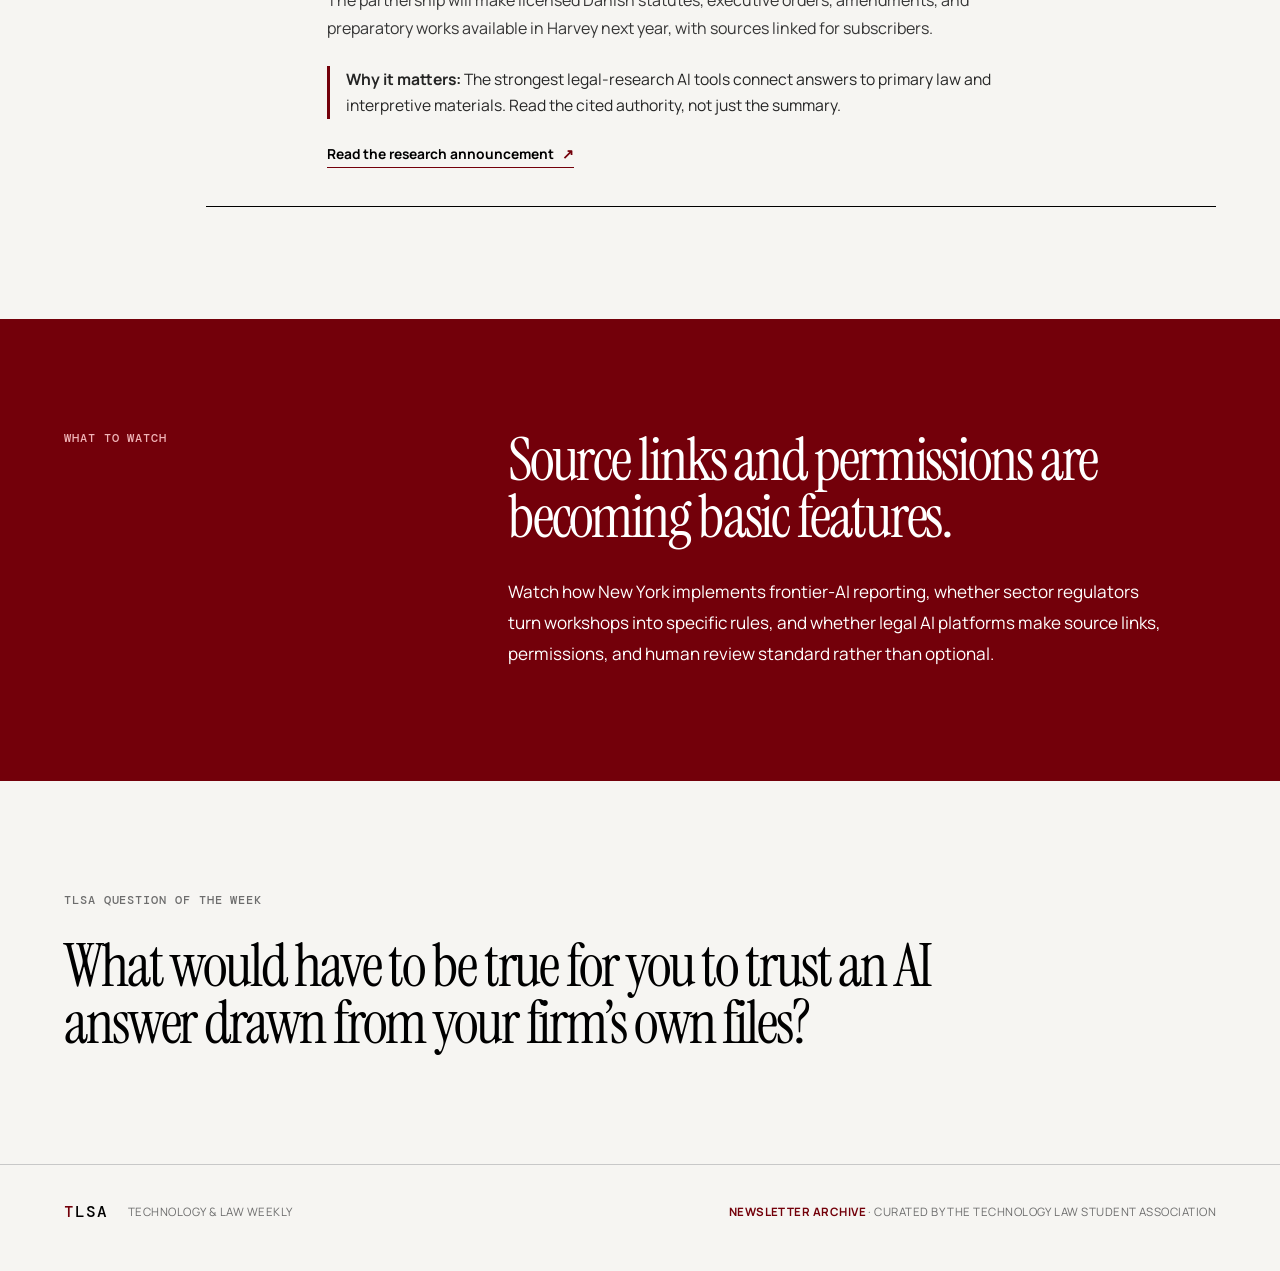
<file: issues/issue-09.html>
<!doctype html>
<html lang="en">
<head>
  <meta charset="utf-8"><meta name="viewport" content="width=device-width, initial-scale=1">
  <meta name="description" content="TLSA Technology & Law Weekly, a curated briefing on legal technology, AI, policy, and practice.">
  <title>TLSA Technology & Law Weekly | Issue 09</title>
  <link rel="icon" type="image/svg+xml" href="data:image/svg+xml,%3Csvg xmlns='http://www.w3.org/2000/svg' viewBox='0 0 64 64'%3E%3Crect width='64' height='64' rx='12' fill='%2373000a'/%3E%3Cpath d='M18 17h28v7H35v24h-7V24H18z' fill='white'/%3E%3C/svg%3E">
  <link rel="preconnect" href="https://fonts.googleapis.com"><link rel="preconnect" href="https://fonts.gstatic.com" crossorigin>
  <link href="https://fonts.googleapis.com/css2?family=DM+Mono:wght@400;500&family=Instrument+Serif:ital@0;1&family=Manrope:wght@400;500;600;700&display=swap" rel="stylesheet"><link rel="stylesheet" href="../styles.css">
</head>
<body><main>
  <nav aria-label="Primary navigation"><a class="brand" href="../index.html" aria-label="Technology Law Student Association home"><img src="../assets/tlsa-logo.png" alt="Technology Law Student Association logo"><span class="wordmark"><span>T</span>LSA</span></a><p>Technology Law Student Association Weekly Newsletter</p><a class="nav-link" href="index.html">Archive <span>↗</span></a></nav>
  <header class="hero" id="top"><div class="issue-line"><span class="issue-mark">09</span> WEEKLY BRIEFING <span>•</span> NOVEMBER 16, 2026</div><h1>Technology<br><em>&amp; Law</em> Weekly.</h1><div class="hero-foot"><p>The developments worth knowing before you practice.</p><p class="curated">CURATED BY THE<br>TECHNOLOGY LAW STUDENT ASSOCIATION</p></div></header>
  <section class="editorial-note"><div class="section-label">EDITOR'S NOTE</div><div><h2>Legal AI is getting closer to the record.</h2><p>This week’s updates point to the same shift: legal AI is moving into the systems where legal work, firm knowledge, and regulated decisions already live. The core skill remains the same: understand what the tool used, then check whether it supports the conclusion.</p></div></section>
  <section class="the-five" id="the-five"><div class="five-heading"><div class="section-label">ISSUE 09</div><h2>Five articles from this week.</h2></div><article class="story story-featured"><div class="story-number">01</div><div class="story-body"><p class="eyebrow">AI GOVERNANCE</p><h3>New York opened the RAISE Act compliance portal.</h3><p>New York opened registration for large frontier-AI developers ahead of January 1, when safety frameworks, model-transparency reports, and critical-incident reporting requirements take effect.</p><p class="why"><strong>Why it matters:</strong> AI law increasingly means compliance systems, documentation, and incident response, not just high-level policy.</p><a href="https://www.suny.edu/suny-news/press-releases/11-26/11-10-26-2/ai-science-safety.html" target="_blank" rel="noopener noreferrer">Read the New York announcement <span>↗</span></a></div></article>
<article class="story"><div class="story-number">02</div><div class="story-body"><p class="eyebrow">REGULATION</p><h3>California began gathering input on AI safeguards in insurance.</h3><p>The California Department of Insurance launched an industry survey and set a December 15 public workshop on transparency, privacy, fairness, human oversight, and vendor accountability. No new AI regulation has been adopted through this initiative yet.</p><p class="why"><strong>Why it matters:</strong> Insurance is a major legal market where AI affects underwriting, claims, fraud detection, and consumer rights. Lawyers will be asked to turn governance principles into workable rules.</p><a href="https://www.insurance.ca.gov/0400-news/0100-press-releases/2026/release042-2026.cfm" target="_blank" rel="noopener noreferrer">Read the Department’s release <span>↗</span></a></div></article>
<article class="story"><div class="story-number">03</div><div class="story-body"><p class="eyebrow">LEGAL WORKFLOW</p><h3>Litera brought document comparison and firm search into Microsoft Copilot for Legal.</h3><p>Litera says its Compare and Firm AI Search plugins are now available within Copilot, pairing deterministic redlines with cited, permissions-aware firm-knowledge search.</p><p class="why"><strong>Why it matters:</strong> Legal AI workflows combine different technologies. Know which part is probabilistic generation and which part is a rule-based comparison or verified retrieval step.</p><a href="https://www.litera.com/newslinks/litera-microsoft-copilot-legal" target="_blank" rel="noopener noreferrer">Read the Litera announcement <span>↗</span></a></div></article>
<article class="story"><div class="story-number">04</div><div class="story-body"><p class="eyebrow">FIRM ADOPTION</p><h3>Addleshaw Goddard announced a firmwide Harvey collaboration.</h3><p>Beginning in January, the firm plans to give Harvey to more than 3,400 lawyers and business-services professionals while co-developing workflows with its innovation group and clients.</p><p class="why"><strong>Why it matters:</strong> Major firms are evaluating AI through real legal tasks, source checking, supervision, and client delivery, not simply generic productivity claims.</p><a href="https://www.harvey.ai/blog/addleshaw-goddard-and-harvey-launch-firmwide-collaboration-to-shape-ai-enabled-legal-delivery" target="_blank" rel="noopener noreferrer">Read the collaboration announcement <span>↗</span></a></div></article>
<article class="story"><div class="story-number">05</div><div class="story-body"><p class="eyebrow">LEGAL RESEARCH</p><h3>Harvey added Danish legislation and legislative history through Djøf Forlag.</h3><p>The partnership will make licensed Danish statutes, executive orders, amendments, and preparatory works available in Harvey next year, with sources linked for subscribers.</p><p class="why"><strong>Why it matters:</strong> The strongest legal-research AI tools connect answers to primary law and interpretive materials. Read the cited authority, not just the summary.</p><a href="https://www.harvey.ai/blog/harvey-adds-danish-legislation-and-its-preparatory-works-through-partnership-with-djof-forlag" target="_blank" rel="noopener noreferrer">Read the research announcement <span>↗</span></a></div></article></section>
  <section class="watch"><div class="section-label">WHAT TO WATCH</div><div><h2>Source links and permissions are becoming basic features.</h2><p>Watch how New York implements frontier-AI reporting, whether sector regulators turn workshops into specific rules, and whether legal AI platforms make source links, permissions, and human review standard rather than optional.</p></div></section>
  <section class="question"><div class="section-label">TLSA QUESTION OF THE WEEK</div><h2>What would have to be true for you to trust an AI answer drawn from your firm’s own files?</h2></section>
</main><footer><a class="wordmark" href="../index.html"><span>T</span>LSA</a><p>Technology &amp; Law Weekly</p><p><a href="index.html">Newsletter Archive</a> · Curated by the Technology Law Student Association</p></footer></body></html>
</file>
<file: styles.css>
:root{--garnet:#73000a;--black:#000;--white:#fff;--bone:#f6f5f2;--gray:#6d6d6d;--line:#c8c8c8}*{box-sizing:border-box}html{scroll-behavior:smooth}body{margin:0;background:var(--bone);color:var(--black);font-family:Manrope,Arial,sans-serif}main,footer{max-width:1440px;margin:auto;padding-inline:5vw}.brand{display:inline-flex;align-items:center;gap:.65rem;text-decoration:none}.brand img{width:48px;height:48px;object-fit:contain;display:block}.brand .wordmark{display:block}nav{min-height:92px;border-bottom:1px solid var(--line);display:flex;align-items:center;gap:24px;font-size:.72rem;letter-spacing:.06em;text-transform:uppercase}nav p{margin:0;color:var(--gray);flex:1}.wordmark{color:var(--black);font-family:'DM Mono',monospace;font-size:1rem;font-weight:500;letter-spacing:.06em;text-decoration:none}.wordmark span{color:var(--garnet)}.nav-link{color:var(--black);text-decoration:none}.nav-link span{color:var(--garnet);font-size:1.15rem;margin-left:6px}.hero{padding:7.8rem 0 3.5rem;border-bottom:8px solid var(--garnet)}.issue-line,.section-label{font:500 .72rem 'DM Mono',monospace;letter-spacing:.08em;color:var(--gray)}.issue-mark{display:inline-block;background:var(--garnet);color:var(--white);padding:5px 7px;margin-right:3px}.hero h1{font:clamp(4.65rem,11.7vw,11rem)/.76 'Instrument Serif',Georgia,serif;letter-spacing:-.055em;margin:2.2rem 0 3.1rem;font-weight:400}.hero h1 em{color:var(--garnet);font-weight:400}.hero-foot{display:flex;justify-content:space-between;align-items:end;gap:20px;font-size:1rem;line-height:1.55}.hero-foot p{max-width:290px;margin:0}.curated{font:500 .68rem/1.7 'DM Mono',monospace;letter-spacing:.07em;color:var(--gray);text-align:right}.editorial-note{display:grid;grid-template-columns:1fr 2fr;gap:7vw;padding:7rem 0;border-bottom:1px solid var(--line)}.editorial-note h2,.five-heading h2,.watch h2,.question h2{font:400 clamp(2.35rem,4.7vw,4.55rem)/.95 'Instrument Serif',Georgia,serif;letter-spacing:-.035em;margin:0}.editorial-note p,.watch p,.question p{max-width:660px;font-size:1.07rem;line-height:1.8;margin:2rem 0 0;color:#303030}.the-five{padding:7rem 0}.five-heading{max-width:760px;margin-bottom:3.5rem}.five-heading h2{margin-top:1.8rem}.story{display:grid;grid-template-columns:12% 1fr;border-top:1px solid var(--black);padding:2.35rem 0;max-width:1010px;margin-left:auto}.story:last-child{border-bottom:1px solid var(--black)}.story-number{font:500 1rem 'DM Mono',monospace;color:var(--garnet)}.story-body{max-width:680px}.eyebrow{font:500 .68rem 'DM Mono',monospace;letter-spacing:.08em;color:var(--garnet);margin:0 0 .75rem}.story h3{font:400 clamp(1.95rem,3.45vw,3.25rem)/.98 'Instrument Serif',Georgia,serif;letter-spacing:-.028em;margin:0}.story-body>p:not(.eyebrow):not(.why){font-size:1rem;line-height:1.75;color:#363636;margin:1.2rem 0}.story .why{font-size:.98rem;line-height:1.7;border-left:3px solid var(--garnet);padding-left:1rem;margin:1.45rem 0;color:#252525}.story a{display:inline-block;color:var(--black);font-size:.86rem;font-weight:700;text-decoration:none;border-bottom:1px solid var(--garnet);padding-bottom:4px}.story a span{color:var(--garnet);margin-left:5px}.story-featured{border-top:6px solid var(--garnet);padding-top:2.1rem}.watch{background:var(--garnet);color:var(--white);margin-inline:calc(5vw * -1);padding:7rem 5vw;display:grid;grid-template-columns:1fr 2fr;gap:7vw}.watch .section-label{color:#f0b4b8}.watch h2{max-width:730px}.watch p{color:var(--white)}.question{padding:7rem 0}.question h2{max-width:970px;margin-top:1.8rem}.question p{color:var(--garnet);font-weight:700}footer{border-top:1px solid var(--line);padding-top:1.75rem;padding-bottom:2.5rem;display:flex;gap:20px;align-items:center;font-size:.72rem;color:var(--gray);text-transform:uppercase;letter-spacing:.04em}footer p:nth-child(2){flex:1}footer p a{color:var(--garnet);font-weight:700;text-decoration:none}@media(max-width:720px){.brand img{width:40px;height:40px}.brand .wordmark{display:none}main,footer{padding-inline:6vw}nav p{display:none}nav{justify-content:space-between;min-height:75px}.hero{padding-top:5.8rem}.hero h1{font-size:21vw}.hero-foot,.editorial-note,.watch{display:block}.curated{margin-top:2rem!important;text-align:left}.editorial-note,.the-five,.question{padding:5rem 0}.editorial-note>div+div{margin-top:2.5rem}.story{grid-template-columns:1fr;padding:1.9rem 0}.story-number{margin-bottom:1.25rem}.story h3{font-size:2.1rem}.watch{margin-inline:-6vw;padding:5rem 6vw}.watch>div+div{margin-top:2.5rem}footer{padding-inline:6vw;display:block}footer p{margin:1rem 0 0}}
</file>
